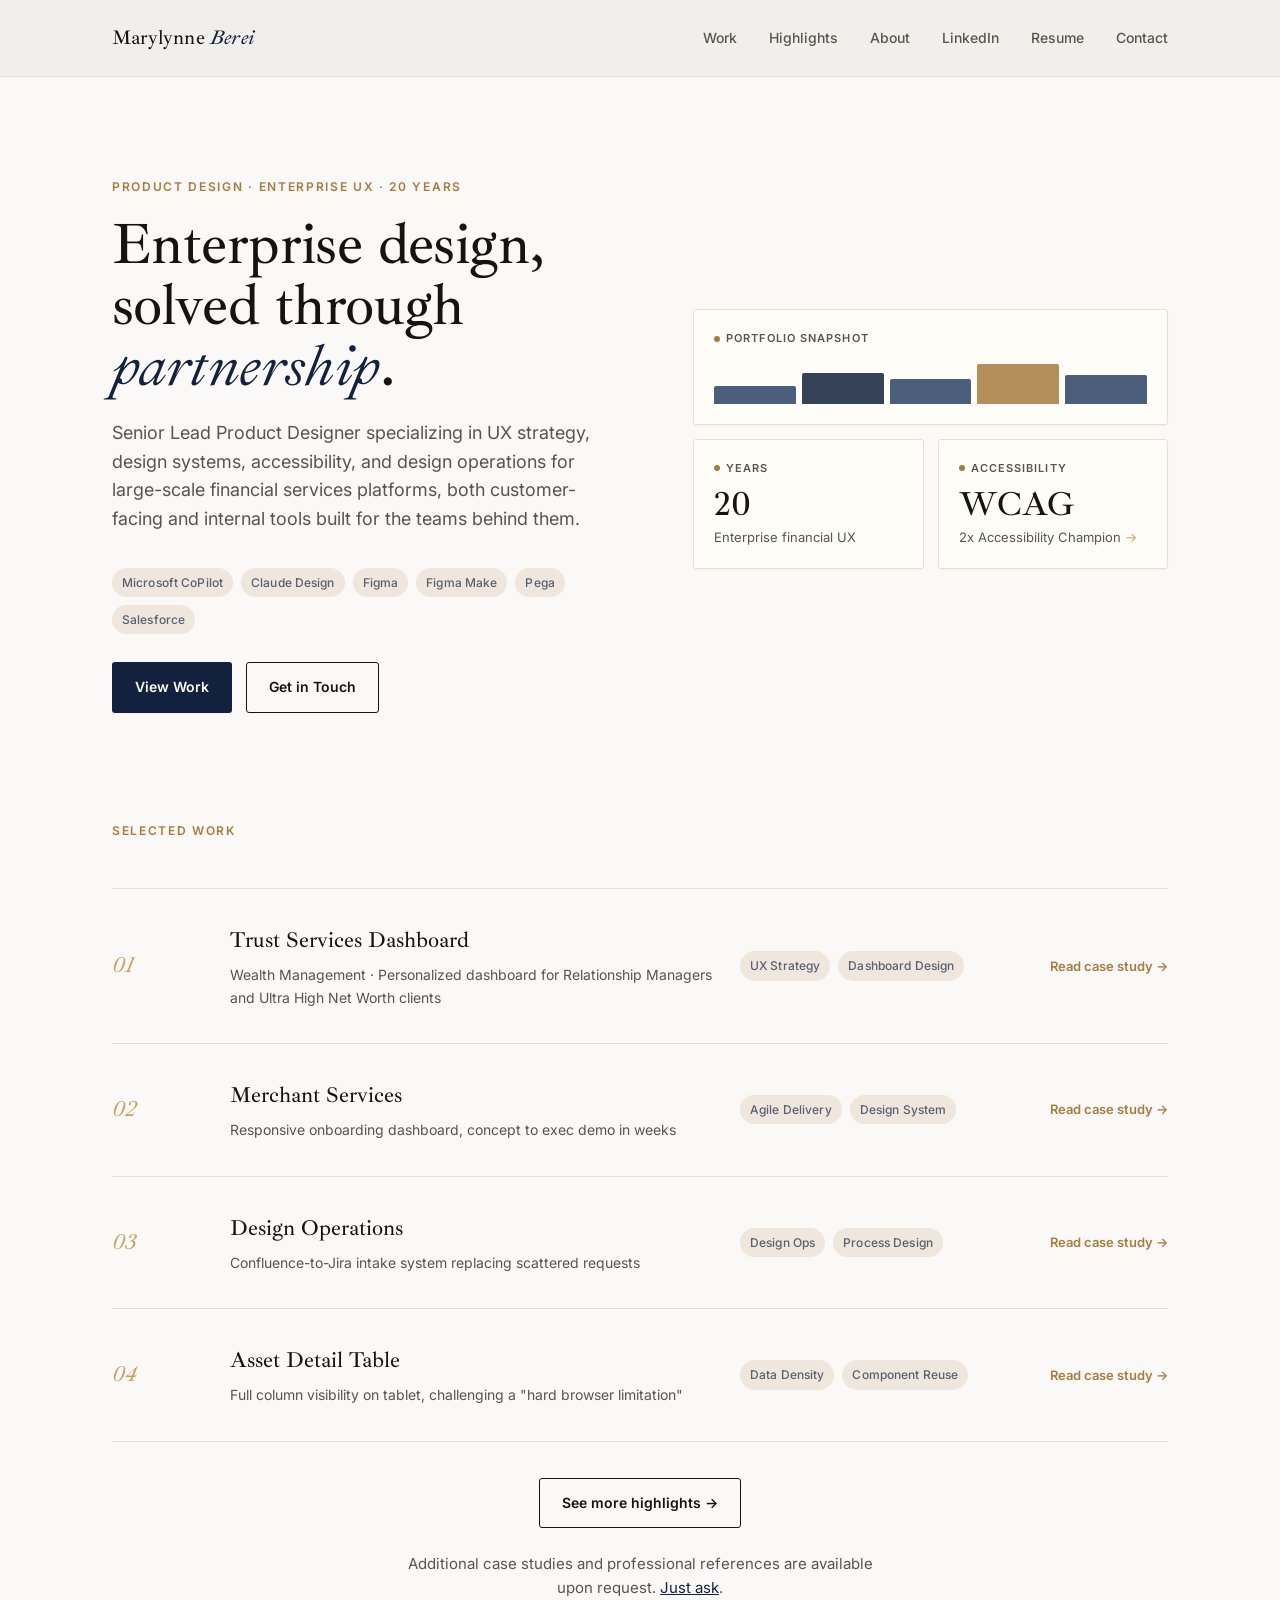
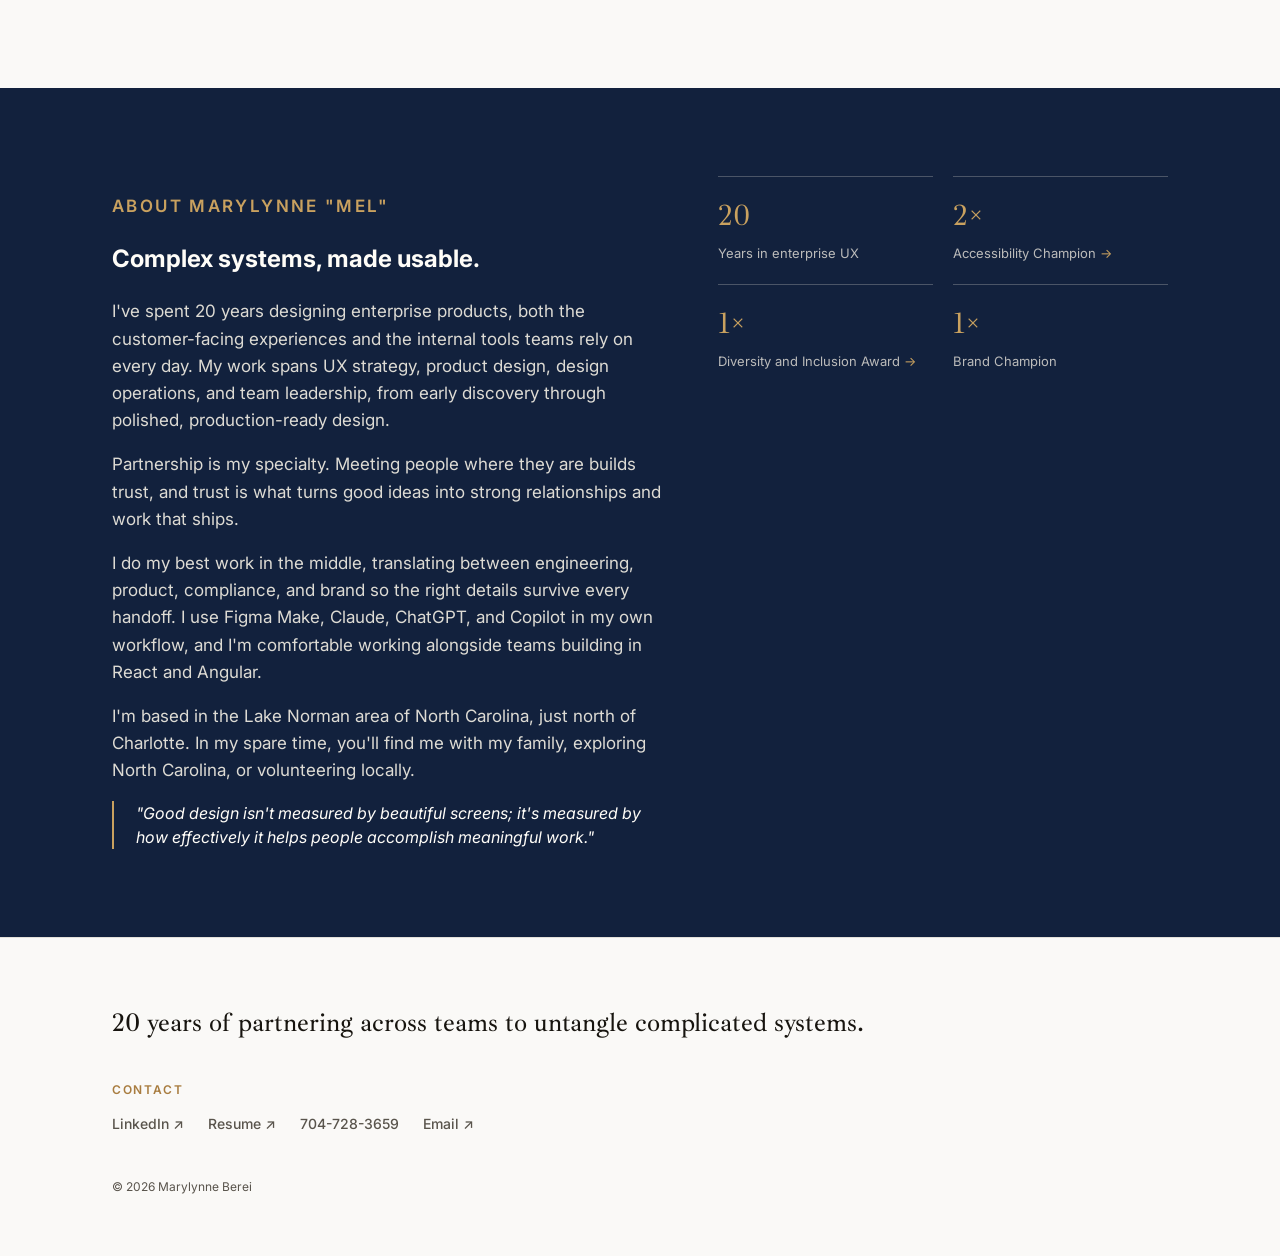
<file: index.html>
<!doctype html>
<html lang="en">
<head>
<meta charset="utf-8">
<meta name="viewport" content="width=device-width, initial-scale=1">
<title>Marylynne Berei · Product Design · Enterprise UX</title>
<meta name="description" content="Marylynne Berei, Senior Lead Product Designer, 20 years in enterprise financial services UX. Wells Fargo, design systems, accessibility, design operations.">
<link rel="stylesheet" href="styles.css">
<script data-goatcounter="https://melberei.goatcounter.com/count" async src="//gc.zgo.at/count.js"></script>
</head>
<body>

<header class="site-header">
  <div class="wrap">
    <a class="brand" href="index.html">Marylynne <span>Berei</span></a>
    <button class="nav-toggle" id="navToggle" aria-label="Toggle menu" aria-expanded="false">
      <span></span><span></span><span></span>
    </button>
    <nav>
      <ul class="nav">
        <li><a href="index.html#work">Work</a></li>
        <li><a href="more-work.html">Highlights</a></li>
        <li><a href="index.html#about">About</a></li>
        <li><a href="https://www.linkedin.com/in/melberei26" target="_blank" rel="noopener">LinkedIn</a></li>
        <li><a href="Berei-Resume-2026.pdf" target="_blank" rel="noopener">Resume</a></li>
        <li><a href="contact.html">Contact</a></li>
      </ul>
    </nav>
  </div>
</header>

<main>

  <section class="hero">
    <div class="wrap">
      <div>
        <p class="eyebrow hero-eyebrow">Product Design · Enterprise UX · 20 Years</p>
        <h1>Enterprise design, solved through <em>partnership</em>.</h1>
        <p class="lede">Senior Lead Product Designer specializing in UX strategy, design systems, accessibility, and design operations for large-scale financial services platforms, both customer-facing and internal tools built for the teams behind them.</p>
        <div style="display:flex; flex-wrap:wrap; gap:8px; margin-bottom:28px;">
          <span class="tag">Microsoft CoPilot</span>
          <span class="tag">Claude Design</span>
          <span class="tag">Figma</span>
          <span class="tag">Figma Make</span>
          <span class="tag">Pega</span>
          <span class="tag">Salesforce</span>
        </div>
        <div class="hero-actions">
          <a class="btn btn-primary" href="index.html#work">View Work</a>
          <a class="btn btn-ghost" href="mailto:melb122@gmail.com">Get in Touch</a>
        </div>
      </div>

      <div class="tile-board" aria-hidden="true">
        <div class="tile tile-wide">
          <div class="tile-label"><span class="tile-dot"></span> Portfolio Snapshot</div>
          <div class="tile-bars">
            <span></span><span></span><span></span><span></span><span></span>
          </div>
        </div>
        <div class="tile">
          <div class="tile-label"><span class="tile-dot"></span> Years</div>
          <div class="tile-stat">20</div>
          <div class="tile-sub">Enterprise financial UX</div>
        </div>
        <a class="tile" href="accessibility-champion.html" style="text-decoration:none; color:inherit; display:block;">
          <div class="tile-label"><span class="tile-dot"></span> Accessibility</div>
          <div class="tile-stat">WCAG</div>
          <div class="tile-sub">2x Accessibility Champion <span style="color:var(--brass-light);">→</span></div>
        </a>
      </div>
    </div>
  </section>

  <section id="work" style="padding-top:40px;">
    <div class="wrap">
      <div class="section-head">
        <p class="eyebrow">Selected Work</p>      </div>

      <div class="work-list">
        <a class="work-row" href="ifs-dash.html">
          <span class="work-num">01</span>
          <span class="work-title">Trust Services Dashboard
            <small>Wealth Management · Personalized dashboard for Relationship Managers and Ultra High Net Worth clients</small>
          </span>
          <span class="work-tags">
            <span class="tag">UX Strategy</span>
            <span class="tag">Dashboard Design</span>
          </span>
          <span class="work-cta">Read case study →</span>
        </a>

        <a class="work-row" href="merchant-services.html">
          <span class="work-num">02</span>
          <span class="work-title">Merchant Services
            <small>Responsive onboarding dashboard, concept to exec demo in weeks</small>
          </span>
          <span class="work-tags">
            <span class="tag">Agile Delivery</span>
            <span class="tag">Design System</span>
          </span>
          <span class="work-cta">Read case study →</span>
        </a>

        <a class="work-row" href="design-ops.html">
          <span class="work-num">03</span>
          <span class="work-title">Design Operations
            <small>Confluence-to-Jira intake system replacing scattered requests</small>
          </span>
          <span class="work-tags">
            <span class="tag">Design Ops</span>
            <span class="tag">Process Design</span>
          </span>
          <span class="work-cta">Read case study →</span>
        </a>

        <a class="work-row" href="ifs-asset-table.html">
          <span class="work-num">04</span>
          <span class="work-title">Asset Detail Table
            <small>Full column visibility on tablet, challenging a "hard browser limitation"</small>
          </span>
          <span class="work-tags">
            <span class="tag">Data Density</span>
            <span class="tag">Component Reuse</span>
          </span>
          <span class="work-cta">Read case study →</span>
        </a>
      </div>

      <div style="text-align:center; margin-top:36px;">
        <a class="btn btn-ghost" href="more-work.html">See more highlights →</a>
        <p style="margin:24px auto 0; max-width:52ch; font-size:15px; color:var(--ink-soft);">Additional case studies and professional references are available upon request. <a href="mailto:melb122@gmail.com?subject=Case%20studies%20and%20references" style="color:var(--teal);">Just ask</a>.</p>
      </div>
    </div>
  </section>

  <section class="about" id="about">
    <div class="wrap about-grid">
      <div>
        <p class="eyebrow">About Marylynne "Mel"</p>
        <h2>Complex systems, made usable.</h2>
        <p>I've spent 20 years designing enterprise products, both the customer-facing experiences and the internal tools teams rely on every day. My work spans UX strategy, product design, design operations, and team leadership, from early discovery through polished, production-ready design.</p>
        <p>Partnership is my specialty. Meeting people where they are builds trust, and trust is what turns good ideas into strong relationships and work that ships.</p>
        <p>I do my best work in the middle, translating between engineering, product, compliance, and brand so the right details survive every handoff. I use Figma Make, Claude, ChatGPT, and Copilot in my own workflow, and I'm comfortable working alongside teams building in React and Angular.</p>
        <p>I'm based in the Lake Norman area of North Carolina, just north of Charlotte. In my spare time, you'll find me with my family, exploring North Carolina, or volunteering locally.</p>
        <blockquote style="font-family:var(--font-body); font-style:italic; font-weight:400;">"Good design isn't measured by beautiful screens; it's measured by how effectively it helps people accomplish meaningful work."</blockquote>
      </div>
      <div class="stat-list">
        <div class="stat"><div class="num">20</div><div class="label">Years in enterprise UX</div></div>
        <div class="stat"><a href="accessibility-champion.html" style="text-decoration:none; color:inherit; display:block;"><div class="num">2×</div><div class="label">Accessibility Champion <span style="color:var(--brass-light);">→</span></div></a></div>
        <div class="stat"><a href="diversity-kitchen.html" style="text-decoration:none; color:inherit; display:block;"><div class="num">1×</div><div class="label">Diversity and Inclusion Award <span style="color:var(--brass-light);">→</span></div></a></div>
        <div class="stat"><div class="num">1×</div><div class="label">Brand Champion</div></div>
      </div>
    </div>
  </section>

</main>

<footer id="contact">
  <div class="wrap">
    <div class="footer-grid">
      <div class="footer-cta">
        <h3>20 years of partnering across teams to untangle complicated systems.</h3>
      </div>
      <div>
        <p class="eyebrow" style="margin-bottom:12px;">Contact</p>
        <ul class="footer-links">
          <li><a href="https://www.linkedin.com/in/melberei26" target="_blank" rel="noopener">LinkedIn ↗</a></li>
          <li><a href="Berei-Resume-2026.pdf" target="_blank" rel="noopener">Resume ↗</a></li>
          <li><a href="tel:+17047283659">704-728-3659</a></li>
          <li><a href="mailto:melb122@gmail.com">Email ↗</a></li>
        </ul>
      </div>
    </div>
    <p class="copyright">© 2026 Marylynne Berei</p>
  </div>
</footer>

<script>
  document.getElementById('navToggle').addEventListener('click', function() {
    var nav = document.querySelector('.nav');
    var isOpen = nav.classList.toggle('nav-open');
    this.classList.toggle('open', isOpen);
    this.setAttribute('aria-expanded', isOpen);
  });
</script>
</body>
</html>
</file>
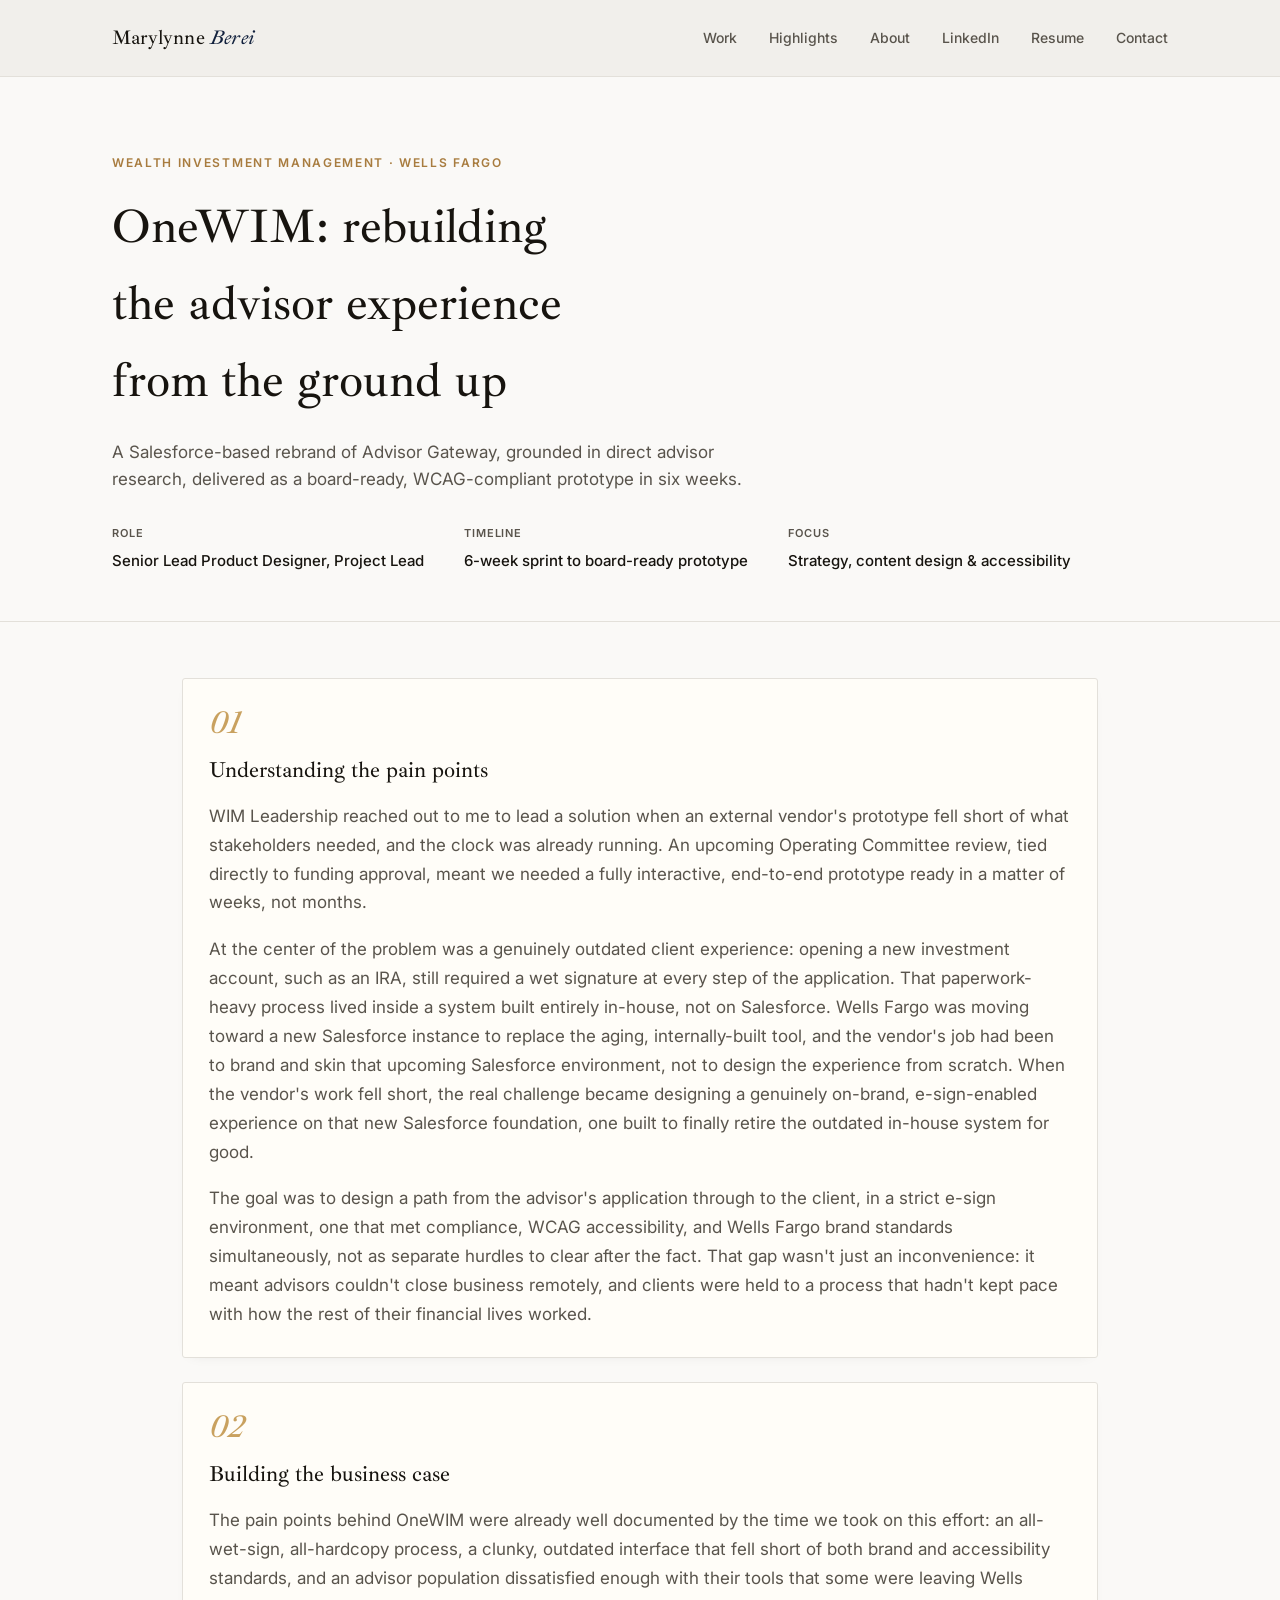
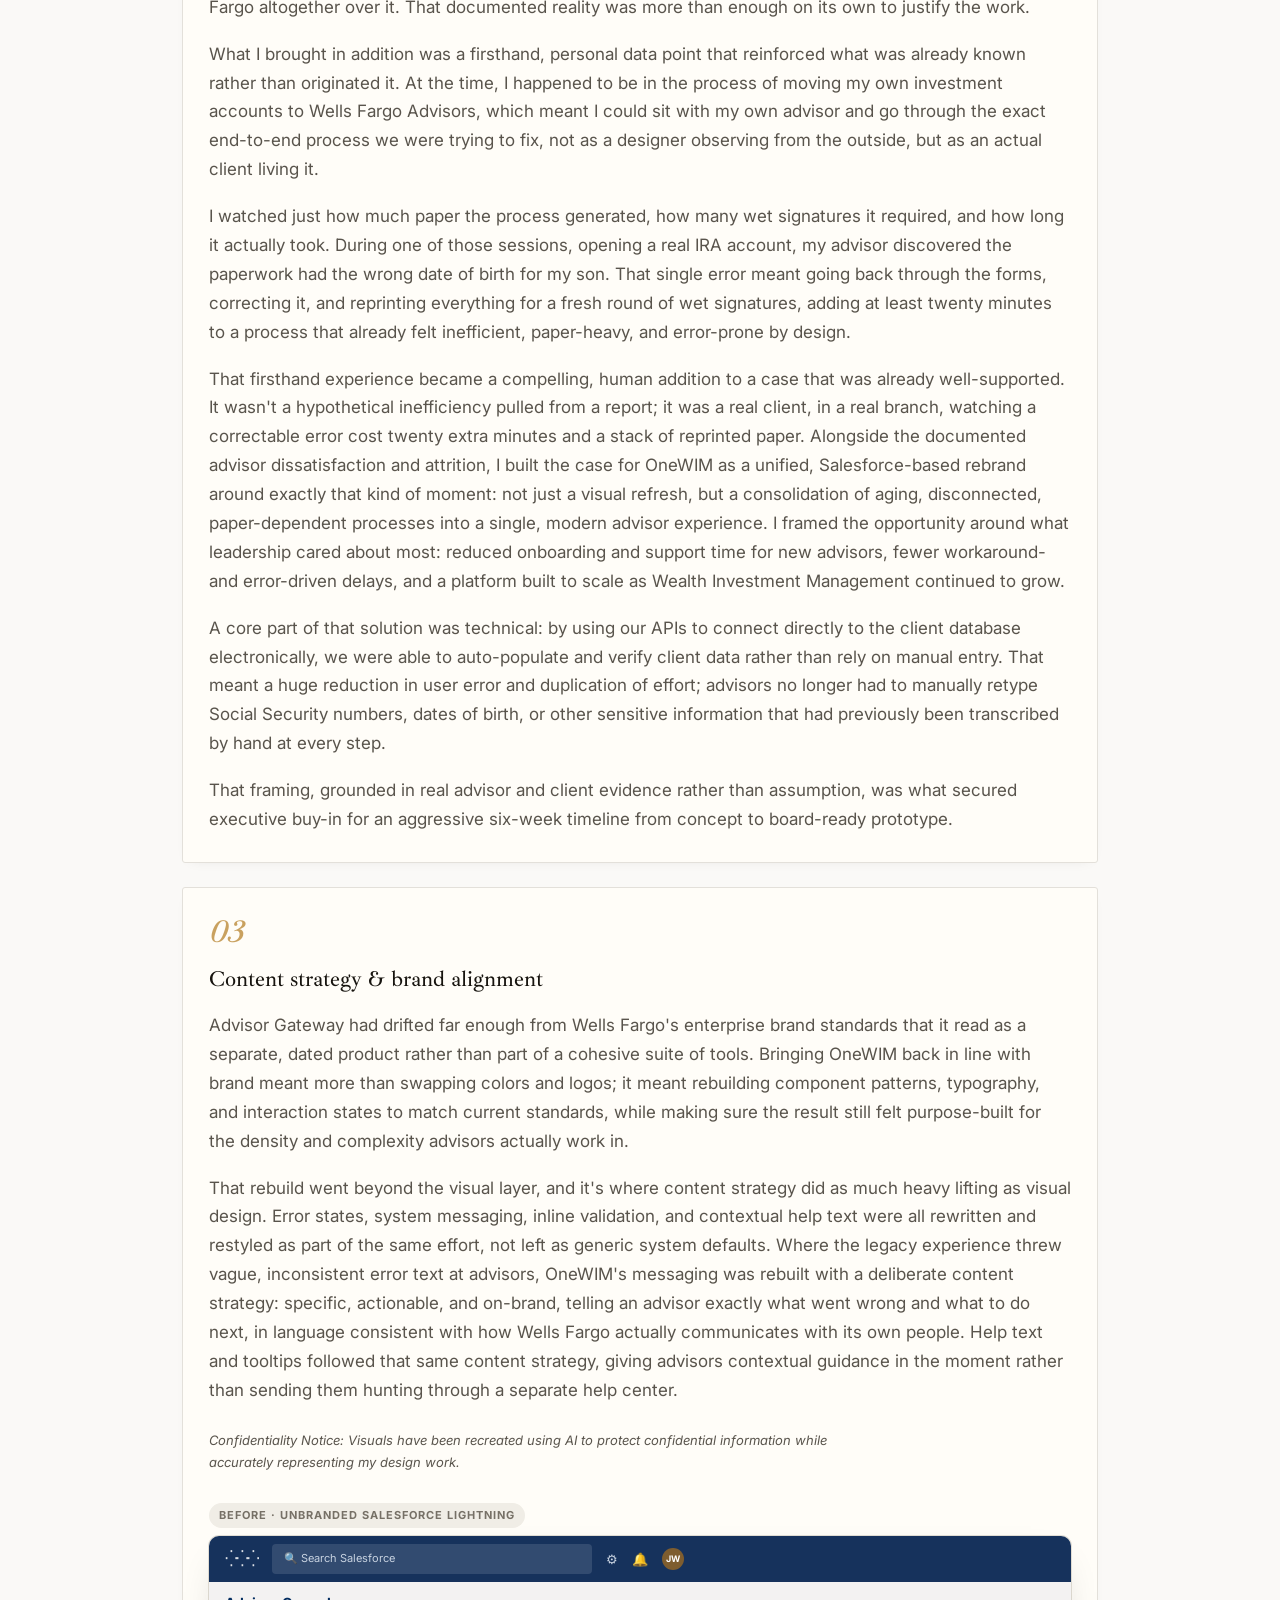
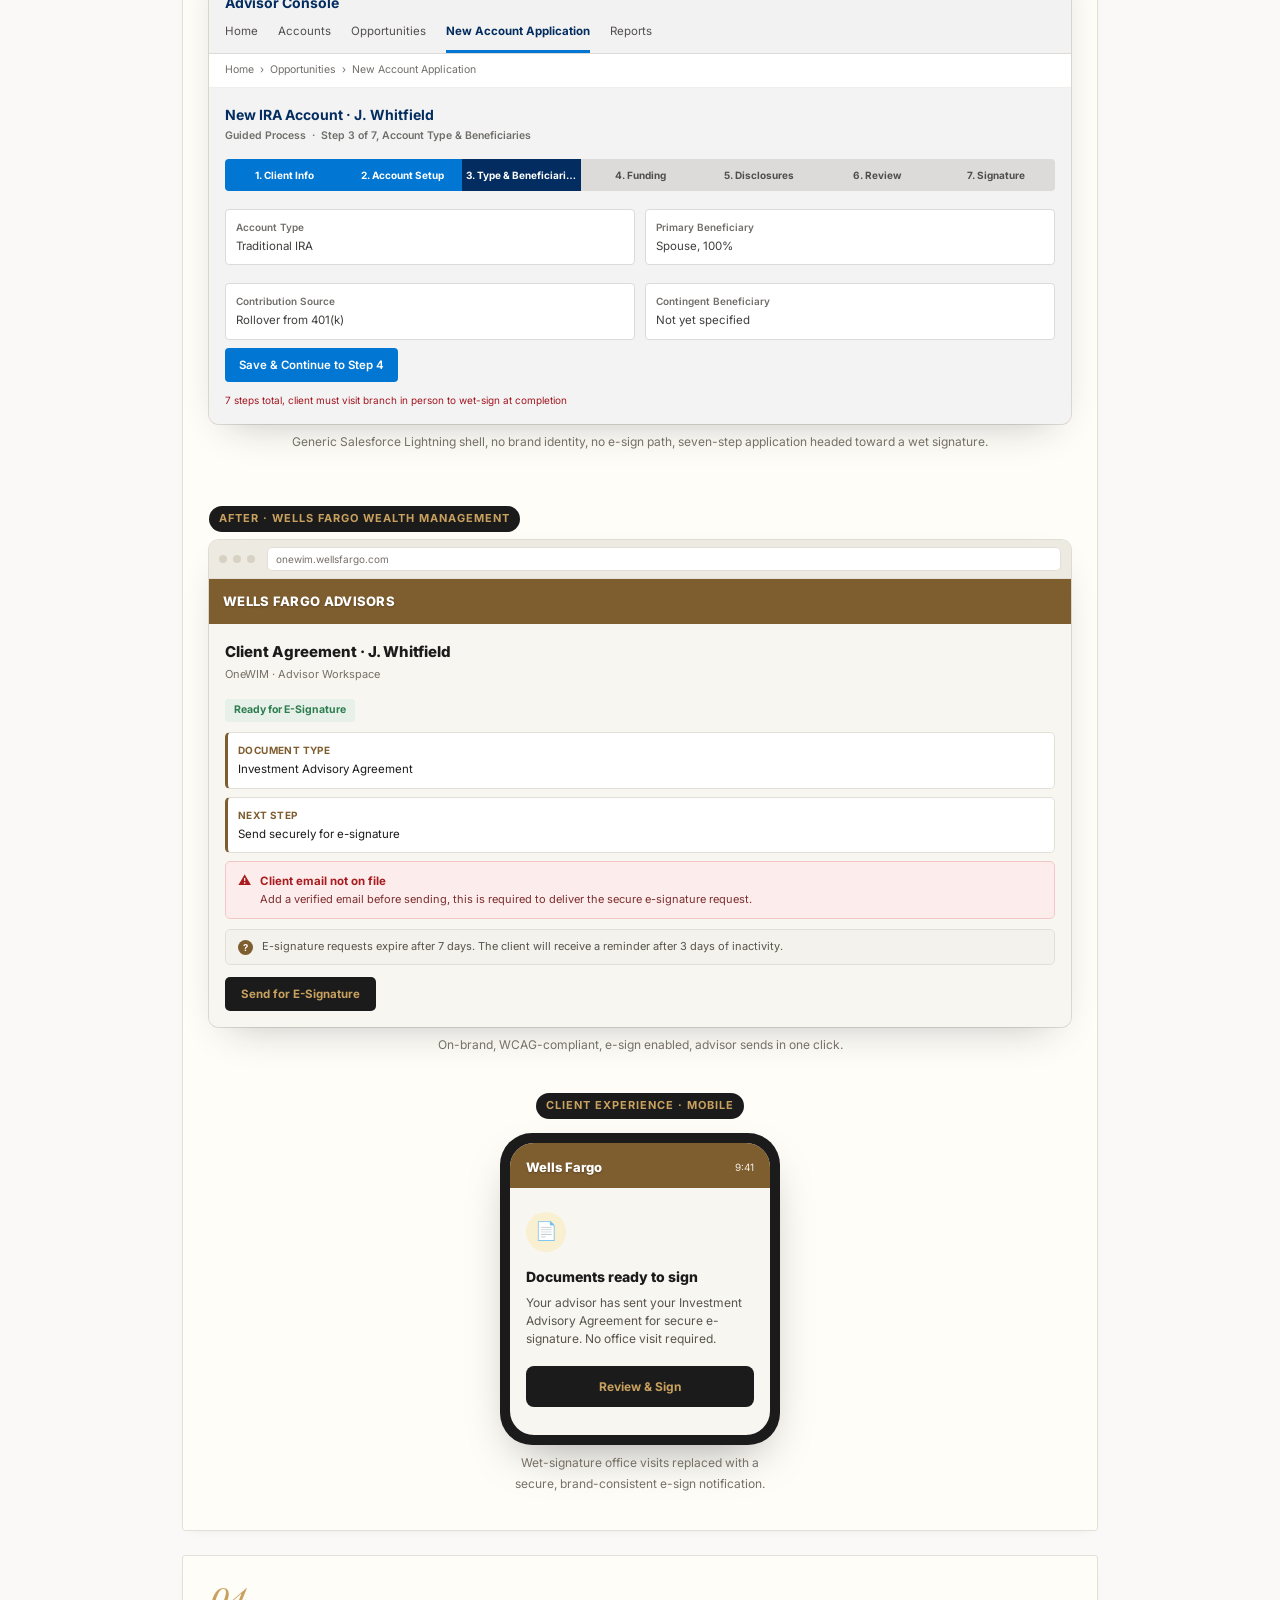
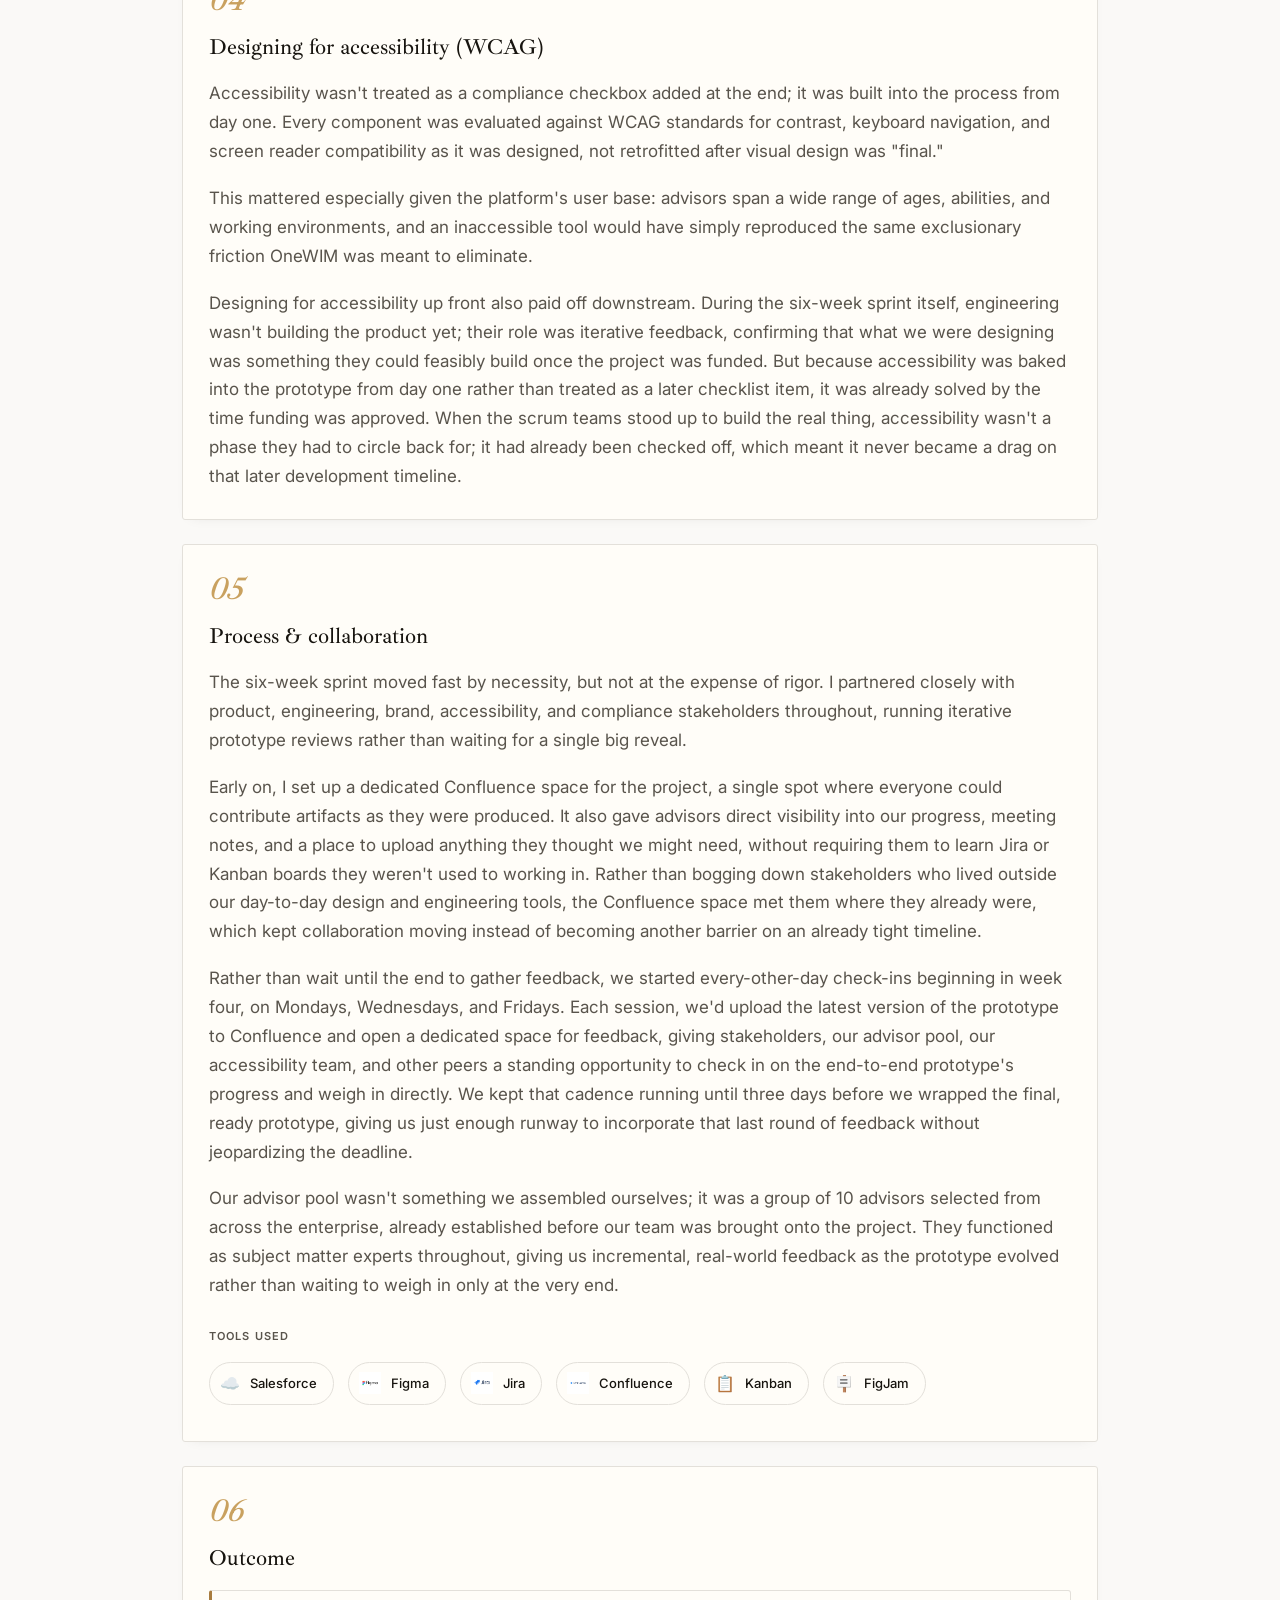
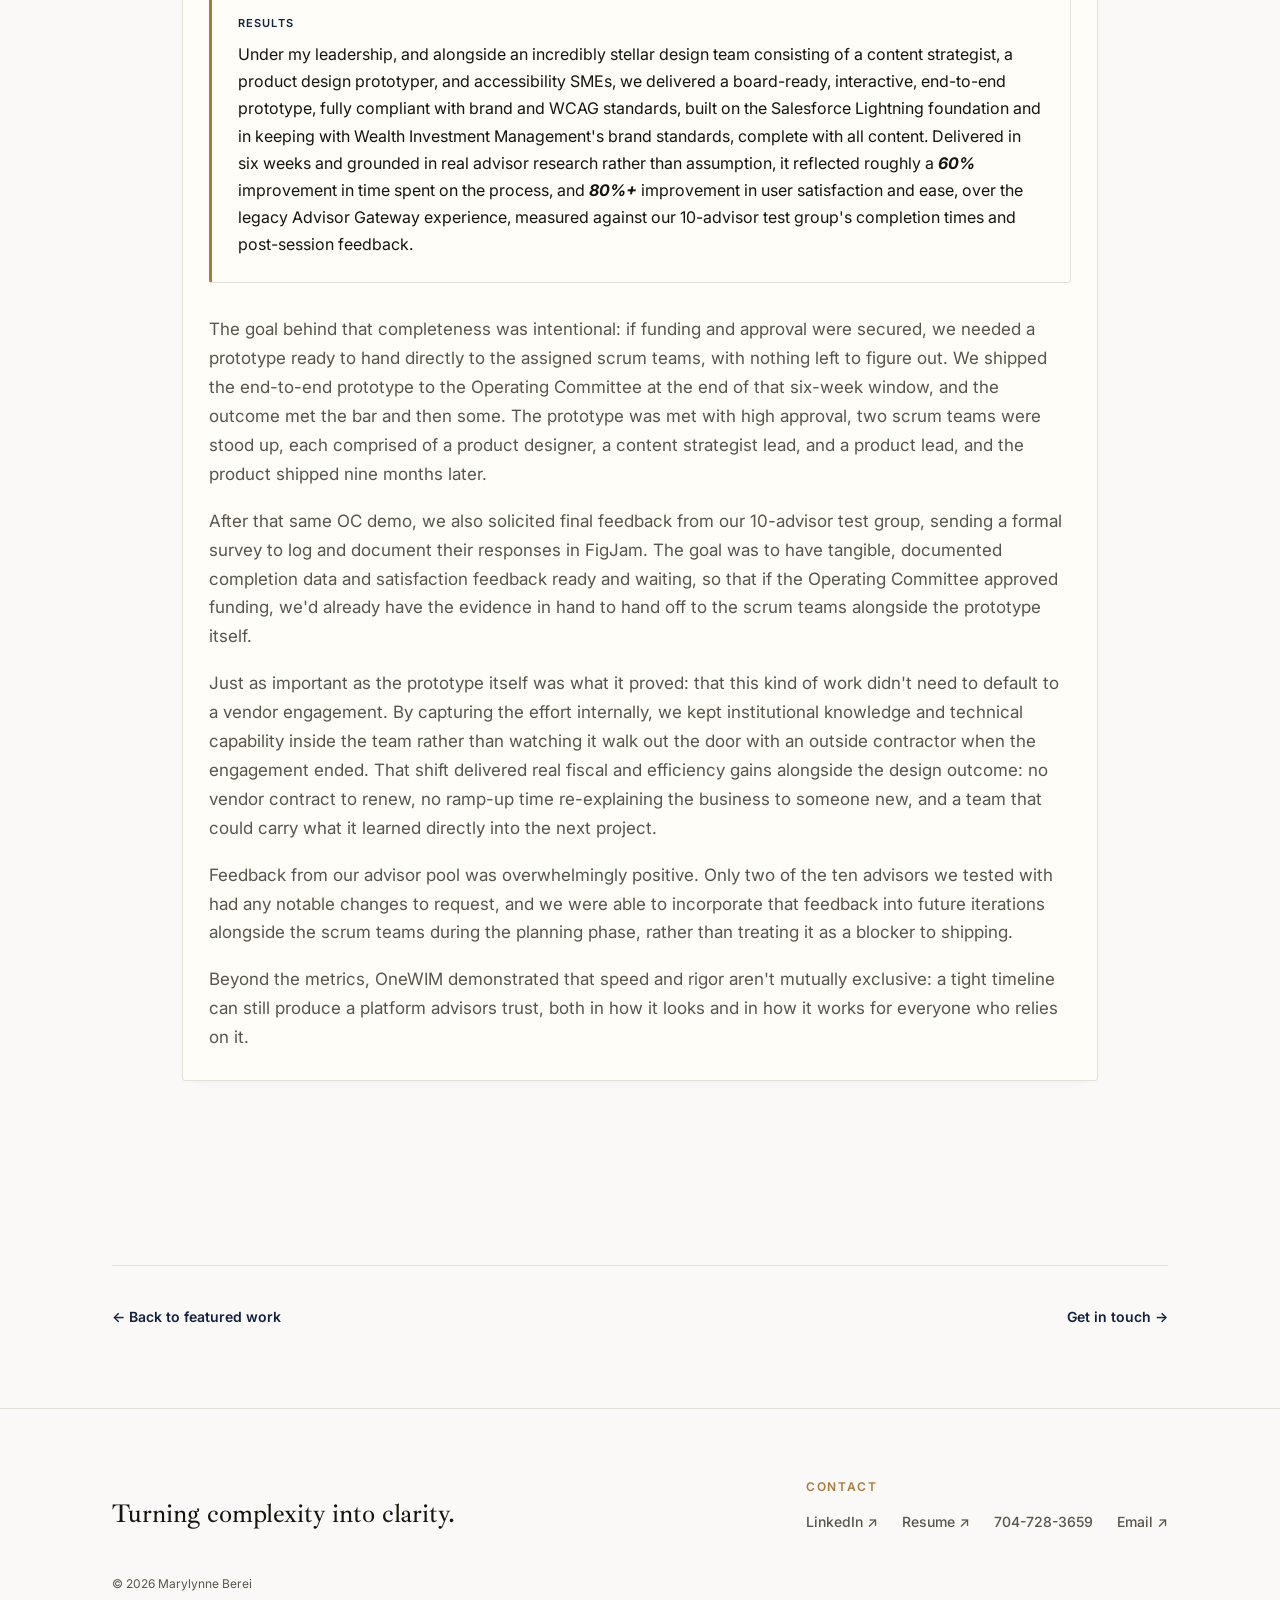
<file: 1-wim.html>
<!doctype html>
<html lang="en">
<head>
<meta charset="utf-8">
<meta name="viewport" content="width=device-width, initial-scale=1">
<title>OneWIM · Marylynne Berei</title>
<meta name="description" content="OneWIM: rebuilding the Advisor Gateway experience on Salesforce, from advisor pain points to a board-ready, WCAG-compliant, on-brand prototype in six weeks.">
<link rel="stylesheet" href="styles.css">
<script data-goatcounter="https://melberei.goatcounter.com/count" async src="//gc.zgo.at/count.js"></script>
</head>
<body>

<header class="site-header">
  <div class="wrap">
    <a class="brand" href="index.html">Marylynne <span>Berei</span></a>
    <button class="nav-toggle" id="navToggle" aria-label="Toggle menu" aria-expanded="false">
      <span></span><span></span><span></span>
    </button>
    <nav>
      <ul class="nav">
        <li><a href="index.html#work">Work</a></li>
        <li><a href="more-work.html">Highlights</a></li>
        <li><a href="index.html#about">About</a></li>
        <li><a href="https://www.linkedin.com/in/melberei26" target="_blank" rel="noopener">LinkedIn</a></li>
        <li><a href="Berei-Resume-2026.pdf" target="_blank" rel="noopener">Resume</a></li>
        <li><a href="contact.html">Contact</a></li>
      </ul>
    </nav>
  </div>
</header>

<main>
  <section class="cs-hero">
    <div class="wrap">
      <p class="eyebrow">Wealth Investment Management · Wells Fargo</p>
      <h1>OneWIM: rebuilding the advisor experience from the ground up</h1>
      <p class="lede" style="margin-top:20px; font-size:17px; color:var(--ink-soft); max-width:60ch;">A Salesforce-based rebrand of Advisor Gateway, grounded in direct advisor research, delivered as a board-ready, WCAG-compliant prototype in six weeks.</p>
      <div class="cs-meta">
        <div><div class="label">Role</div><div class="value">Senior Lead Product Designer, Project Lead</div></div>
        <div><div class="label">Timeline</div><div class="value">6-week sprint to board-ready prototype</div></div>
        <div><div class="label">Focus</div><div class="value">Strategy, content design &amp; accessibility</div></div>
      </div>
    </div>
  </section>

  <section style="padding-top:0;">
    <div class="wrap cs-body" style="max-width:980px;">

      <div class="pb-grid">
      <div class="pb-block">
        <div class="pb-num">01</div>
        <div class="pb-content">
          <h2>Understanding the pain points</h2>
          <p>WIM Leadership reached out to me to lead a solution when an external vendor's prototype fell short of what stakeholders needed, and the clock was already running. An upcoming Operating Committee review, tied directly to funding approval, meant we needed a fully interactive, end-to-end prototype ready in a matter of weeks, not months.</p>
          <p>At the center of the problem was a genuinely outdated client experience: opening a new investment account, such as an IRA, still required a wet signature at every step of the application. That paperwork-heavy process lived inside a system built entirely in-house, not on Salesforce. Wells Fargo was moving toward a new Salesforce instance to replace the aging, internally-built tool, and the vendor's job had been to brand and skin that upcoming Salesforce environment, not to design the experience from scratch. When the vendor's work fell short, the real challenge became designing a genuinely on-brand, e-sign-enabled experience on that new Salesforce foundation, one built to finally retire the outdated in-house system for good.</p>
          <p>The goal was to design a path from the advisor's application through to the client, in a strict e-sign environment, one that met compliance, WCAG accessibility, and Wells Fargo brand standards simultaneously, not as separate hurdles to clear after the fact. That gap wasn't just an inconvenience: it meant advisors couldn't close business remotely, and clients were held to a process that hadn't kept pace with how the rest of their financial lives worked.</p>
        </div>
      </div>

      <div class="pb-block">
        <div class="pb-num">02</div>
        <div class="pb-content">
          <h2>Building the business case</h2>
          <p>The pain points behind OneWIM were already well documented by the time we took on this effort: an all-wet-sign, all-hardcopy process, a clunky, outdated interface that fell short of both brand and accessibility standards, and an advisor population dissatisfied enough with their tools that some were leaving Wells Fargo altogether over it. That documented reality was more than enough on its own to justify the work.</p>
          <p>What I brought in addition was a firsthand, personal data point that reinforced what was already known rather than originated it. At the time, I happened to be in the process of moving my own investment accounts to Wells Fargo Advisors, which meant I could sit with my own advisor and go through the exact end-to-end process we were trying to fix, not as a designer observing from the outside, but as an actual client living it.</p>
          <p>I watched just how much paper the process generated, how many wet signatures it required, and how long it actually took. During one of those sessions, opening a real IRA account, my advisor discovered the paperwork had the wrong date of birth for my son. That single error meant going back through the forms, correcting it, and reprinting everything for a fresh round of wet signatures, adding at least twenty minutes to a process that already felt inefficient, paper-heavy, and error-prone by design.</p>
          <p>That firsthand experience became a compelling, human addition to a case that was already well-supported. It wasn't a hypothetical inefficiency pulled from a report; it was a real client, in a real branch, watching a correctable error cost twenty extra minutes and a stack of reprinted paper. Alongside the documented advisor dissatisfaction and attrition, I built the case for OneWIM as a unified, Salesforce-based rebrand around exactly that kind of moment: not just a visual refresh, but a consolidation of aging, disconnected, paper-dependent processes into a single, modern advisor experience. I framed the opportunity around what leadership cared about most: reduced onboarding and support time for new advisors, fewer workaround- and error-driven delays, and a platform built to scale as Wealth Investment Management continued to grow.</p>
          <p>A core part of that solution was technical: by using our APIs to connect directly to the client database electronically, we were able to auto-populate and verify client data rather than rely on manual entry. That meant a huge reduction in user error and duplication of effort; advisors no longer had to manually retype Social Security numbers, dates of birth, or other sensitive information that had previously been transcribed by hand at every step.</p>
          <p>That framing, grounded in real advisor and client evidence rather than assumption, was what secured executive buy-in for an aggressive six-week timeline from concept to board-ready prototype.</p>
        </div>
      </div>

      <div class="pb-block">
        <div class="pb-num">03</div>
        <div class="pb-content">
          <h2>Content strategy &amp; brand alignment</h2>
          <p>Advisor Gateway had drifted far enough from Wells Fargo's enterprise brand standards that it read as a separate, dated product rather than part of a cohesive suite of tools. Bringing OneWIM back in line with brand meant more than swapping colors and logos; it meant rebuilding component patterns, typography, and interaction states to match current standards, while making sure the result still felt purpose-built for the density and complexity advisors actually work in.</p>
          <p>That rebuild went beyond the visual layer, and it's where content strategy did as much heavy lifting as visual design. Error states, system messaging, inline validation, and contextual help text were all rewritten and restyled as part of the same effort, not left as generic system defaults. Where the legacy experience threw vague, inconsistent error text at advisors, OneWIM's messaging was rebuilt with a deliberate content strategy: specific, actionable, and on-brand, telling an advisor exactly what went wrong and what to do next, in language consistent with how Wells Fargo actually communicates with its own people. Help text and tooltips followed that same content strategy, giving advisors contextual guidance in the moment rather than sending them hunting through a separate help center.</p>

          <p style="font-size:13px; font-style:italic; color:var(--ink-soft); max-width:640px; margin:24px 0 0;">Confidentiality Notice: Visuals have been recreated using AI to protect confidential information while accurately representing my design work.</p>

          <div class="sf-mockup">
            <style>
              .sf-mockup, .sf-mockup *{ box-sizing:border-box; }
              .sf-mockup{ font-family:'Inter',sans-serif; margin:28px 0 8px; }
              .sf-mockup .ba-row{ display:grid; grid-template-columns:1fr 1fr; gap:20px; }
              @media (max-width:760px){ .sf-mockup .ba-row{ grid-template-columns:1fr; } }
              .sf-mockup .ba-label{
                font-size:11px; font-weight:700; letter-spacing:1px; text-transform:uppercase;
                margin:0 0 8px; padding:4px 10px; border-radius:20px; display:inline-block;
              }
              .sf-mockup .ba-label.before{ background:#F0EDE6; color:#767066; }
              .sf-mockup .ba-label.after{ background:#1B1B1B; color:#C9A15F; }
              .sf-mockup .sf-window{
                background:#fff; border-radius:10px; overflow:hidden;
                box-shadow:0 16px 40px -20px rgba(27,27,27,0.3), 0 0 0 1px #E3DFD6;
              }
              .sf-mockup .sf-titlebar{
                display:flex; align-items:center; gap:6px;
                background:#EDEAE2; padding:7px 10px; border-bottom:1px solid #E3DFD6;
              }
              .sf-mockup .sf-dot{ width:8px; height:8px; border-radius:50%; background:#D8D2C4; }
              .sf-mockup .sf-urlbar{
                flex:1; margin-left:6px; background:#fff; border:1px solid #E3DFD6;
                border-radius:5px; padding:3px 8px; font-size:10px; color:#767066;
                overflow:hidden; text-overflow:ellipsis; white-space:nowrap;
              }
              /* Before: generic unbranded Salesforce: multi-step application in progress */
              .sf-mockup .before-nav{
                background:#032D60; color:#fff; padding:10px 14px;
                font-weight:700; font-size:13px; display:flex; align-items:center; gap:8px;
              }
              .sf-mockup .before-nav .sf-cloud{ width:18px; height:18px; border-radius:4px; background:#0176D3; flex-shrink:0; }
              .sf-mockup .before-body{ padding:16px; background:#F3F3F3; }
              .sf-mockup .before-title{ font-size:14px; font-weight:700; color:#032D60; margin-bottom:2px; }
              .sf-mockup .before-step{ font-size:10.5px; color:#706E6B; font-weight:600; margin-bottom:10px; }
              .sf-mockup .before-progress{ display:flex; gap:4px; margin-bottom:14px; }
              .sf-mockup .before-progress span{ flex:1; height:4px; border-radius:2px; background:#DDDBDA; }
              .sf-mockup .before-progress span.done{ background:#0176D3; }
              .sf-mockup .before-field{
                background:#fff; border:1px solid #DDDBDA; border-radius:4px;
                padding:9px 10px; font-size:11.5px; color:#3E3E3C; margin-bottom:8px;
              }
              .sf-mockup .before-field .fl{ font-size:10px; color:#706E6B; font-weight:600; display:block; margin-bottom:2px; }
              .sf-mockup .before-btn{
                background:#0176D3; color:#fff; font-size:11.5px; font-weight:600;
                padding:8px 14px; border-radius:4px; display:inline-block;
              }
              .sf-mockup .before-note{ font-size:10px; color:#A31621; margin-top:10px; }
              /* After: Wells Fargo Wealth Management branded (matches wellsfargoadvisors.com) */
              .sf-mockup .after-nav{
                background:#7E5D2F; color:#fff; padding:12px 14px;
                font-weight:800; font-size:13px; letter-spacing:.3px;
                text-shadow: 0 1px 2px rgba(0,0,0,0.25);
              }
              .sf-mockup .after-body{ padding:16px; background:#F8F6F1; }
              .sf-mockup .after-title{ font-size:15px; font-weight:800; color:#1B1B1B; margin-bottom:2px; }
              .sf-mockup .after-sub{ font-size:11px; color:#767066; margin-bottom:12px; }
              .sf-mockup .after-field{
                background:#fff; border:1px solid #E3DFD6; border-left:3px solid #7E5D2F;
                border-radius:5px; padding:9px 10px; font-size:11.5px; color:#1B1B1B; margin-bottom:8px;
              }
              .sf-mockup .after-field .fl{ font-size:10px; color:#7E5D2F; font-weight:700; display:block; margin-bottom:2px; text-transform:uppercase; letter-spacing:.4px; }
              .sf-mockup .after-status{
                display:inline-block; background:#E7F1EA; color:#2E7D4F;
                font-size:10.5px; font-weight:700; padding:3px 9px; border-radius:3px; margin-bottom:10px;
              }
              .sf-mockup .after-btn{
                background:#1B1B1B; color:#C9A15F; font-size:11.5px; font-weight:700;
                padding:8px 16px; border-radius:5px; display:inline-block;
              }
              .sf-mockup .ba-caption{ font-size:12px; color:#767066; margin-top:8px; text-align:center; }

              /* Error state and help text examples */
              .sf-mockup .sf-error-example{
                display:flex; gap:9px; align-items:flex-start;
                background:#FDECEC; border:1px solid #F3C7C7; border-radius:5px;
                padding:10px 12px; margin-bottom:10px;
              }
              .sf-mockup .err-icon{ color:#A81C1F; font-size:13px; line-height:1.3; }
              .sf-mockup .err-title{ font-size:11.5px; font-weight:700; color:#A81C1F; margin-bottom:2px; }
              .sf-mockup .err-body{ font-size:11px; color:#7A2E2E; line-height:1.4; }
              .sf-mockup .sf-help-example{
                display:flex; gap:9px; align-items:flex-start;
                background:#F3F2EC; border:1px solid #E3DFD6; border-radius:5px;
                padding:9px 12px; margin-bottom:12px;
              }
              .sf-mockup .help-icon{
                width:15px; height:15px; border-radius:50%; background:#7E5D2F; color:#fff;
                font-size:9.5px; font-weight:700; display:flex; align-items:center; justify-content:center;
                flex-shrink:0; margin-top:1px;
              }
              .sf-mockup .help-body{ font-size:11px; color:#59544C; line-height:1.4; }

              /* Salesforce Lightning desktop chrome */
              .sf-mockup .sf-desktop{ width:100%; }
              .sf-mockup .sf-global-header{
                background:#16325C; padding:8px 16px; display:flex; align-items:center; gap:14px;
              }
              .sf-mockup .sf-launcher{
                color:#fff; font-size:16px; letter-spacing:-2px; opacity:.85; cursor:default;
              }
              .sf-mockup .sf-global-search{
                flex:1; background:rgba(255,255,255,0.12); color:#C7D2E0;
                font-size:11px; padding:6px 12px; border-radius:4px; max-width:320px;
              }
              .sf-mockup .sf-global-icons{ display:flex; align-items:center; gap:14px; font-size:13px; color:#C7D2E0; }
              .sf-mockup .sf-avatar{
                width:22px; height:22px; border-radius:50%; background:#7E5D2F; color:#fff;
                font-size:9px; font-weight:700; display:flex; align-items:center; justify-content:center;
              }
              .sf-mockup .sf-app-bar{
                background:#F3F2F2; padding:10px 16px 0; border-bottom:1px solid #DDDBDA;
              }
              .sf-mockup .sf-app-name{ font-size:14px; font-weight:700; color:#032D60; display:block; margin-bottom:8px; }
              .sf-mockup .sf-tabs{ display:flex; gap:20px; font-size:11.5px; color:#514F4D; }
              .sf-mockup .sf-tabs span{ padding-bottom:9px; white-space:nowrap; }
              .sf-mockup .sf-tabs span.active{ color:#032D60; font-weight:700; border-bottom:3px solid #0176D3; }
              .sf-mockup .sf-breadcrumb{
                font-size:10.5px; color:#706E6B; padding:8px 16px; background:#fff; border-bottom:1px solid #F0EFED;
              }
              .sf-mockup .sf-path{
                display:flex; margin:14px 0 18px; border-radius:4px; overflow:hidden;
                font-size:10px; font-weight:700;
              }
              .sf-mockup .sf-path span{
                flex:1; text-align:center; padding:8px 4px; background:#DDDBDA; color:#514F4D;
                position:relative; white-space:nowrap; overflow:hidden; text-overflow:ellipsis;
              }
              .sf-mockup .sf-path span.done{ background:#0176D3; color:#fff; }
              .sf-mockup .sf-path span.current{ background:#032D60; color:#fff; }
              .sf-mockup .before-fields-grid{
                display:grid; grid-template-columns:1fr 1fr; gap:10px;
              }

              @media (max-width:640px){
                .sf-mockup .sf-tabs{ overflow-x:auto; gap:14px; }
                .sf-mockup .sf-path span{ font-size:8.5px; padding:7px 2px; }
                .sf-mockup .before-fields-grid{ grid-template-columns:1fr; }
                .sf-mockup .sf-global-search{ display:none; }
              }
            </style>

            <span class="ba-label before">Before · Unbranded Salesforce Lightning</span>
            <div class="sf-window sf-desktop">
              <!-- Salesforce global header -->
              <div class="sf-global-header">
                <div class="sf-launcher">⁛⁛⁛</div>
                <div class="sf-global-search">🔍 Search Salesforce</div>
                <div class="sf-global-icons">
                  <span>⚙</span><span>🔔</span>
                  <span class="sf-avatar">JW</span>
                </div>
              </div>
              <!-- App tab bar -->
              <div class="sf-app-bar">
                <span class="sf-app-name">Advisor Console</span>
                <div class="sf-tabs">
                  <span>Home</span><span>Accounts</span><span>Opportunities</span>
                  <span class="active">New Account Application</span><span>Reports</span>
                </div>
              </div>
              <div class="sf-breadcrumb">Home &nbsp;›&nbsp; Opportunities &nbsp;›&nbsp; New Account Application</div>

              <div class="before-body">
                <div class="before-title">New IRA Account · J. Whitfield</div>
                <div class="before-step">Guided Process &nbsp;·&nbsp; Step 3 of 7, Account Type &amp; Beneficiaries</div>

                <!-- Salesforce Path component -->
                <div class="sf-path">
                  <span class="done">1. Client Info</span>
                  <span class="done">2. Account Setup</span>
                  <span class="current">3. Type &amp; Beneficiaries</span>
                  <span>4. Funding</span>
                  <span>5. Disclosures</span>
                  <span>6. Review</span>
                  <span>7. Signature</span>
                </div>

                <div class="before-fields-grid">
                  <div class="before-field"><span class="fl">Account Type</span>Traditional IRA</div>
                  <div class="before-field"><span class="fl">Primary Beneficiary</span>Spouse, 100%</div>
                  <div class="before-field"><span class="fl">Contribution Source</span>Rollover from 401(k)</div>
                  <div class="before-field"><span class="fl">Contingent Beneficiary</span>Not yet specified</div>
                </div>
                <div class="before-btn">Save &amp; Continue to Step 4</div>
                <div class="before-note">7 steps total, client must visit branch in person to wet-sign at completion</div>
              </div>
            </div>
            <p class="ba-caption">Generic Salesforce Lightning shell, no brand identity, no e-sign path, seven-step application headed toward a wet signature.</p>

            <span class="ba-label after" style="margin-top:36px; display:inline-block;">After · Wells Fargo Wealth Management</span>
            <div class="sf-window">
              <div class="sf-titlebar">
                <div class="sf-dot"></div><div class="sf-dot"></div><div class="sf-dot"></div>
                <div class="sf-urlbar">onewim.wellsfargo.com</div>
              </div>
              <div class="after-nav">WELLS FARGO ADVISORS</div>
              <div class="after-body">
                <div class="after-title">Client Agreement · J. Whitfield</div>
                <div class="after-sub">OneWIM · Advisor Workspace</div>
                <div class="after-status">Ready for E-Signature</div>
                <div class="after-field"><span class="fl">Document Type</span>Investment Advisory Agreement</div>
                <div class="after-field"><span class="fl">Next Step</span>Send securely for e-signature</div>
                <div class="sf-error-example">
                  <span class="err-icon">⚠</span>
                  <div>
                    <div class="err-title">Client email not on file</div>
                    <div class="err-body">Add a verified email before sending, this is required to deliver the secure e-signature request.</div>
                  </div>
                </div>
                <div class="sf-help-example">
                  <span class="help-icon">?</span>
                  <span class="help-body">E-signature requests expire after 7 days. The client will receive a reminder after 3 days of inactivity.</span>
                </div>
                <div class="after-btn">Send for E-Signature</div>
              </div>
            </div>
            <p class="ba-caption">On-brand, WCAG-compliant, e-sign enabled, advisor sends in one click.</p>

            <div style="display:flex; justify-content:center; margin-top:36px;">
              <div style="text-align:center; max-width:280px;">
                <span class="ba-label after" style="margin-bottom:14px;">Client Experience · Mobile</span>
                <div style="background:#1B1B1B; border-radius:32px; padding:10px; box-shadow:0 20px 50px -20px rgba(0,0,0,0.4);">
                  <div style="background:#F8F6F1; border-radius:24px; overflow:hidden;">
                    <div style="background:#7E5D2F; padding:14px 16px 10px; display:flex; align-items:center; justify-content:space-between;">
                      <span style="color:#fff; font-weight:800; font-size:13px; text-shadow:0 1px 2px rgba(0,0,0,0.25);">Wells Fargo</span>
                      <span style="color:#fff; font-size:10px; opacity:.9;">9:41</span>
                    </div>
                    <div style="padding:24px 16px 28px; text-align:left;">
                      <div style="width:40px; height:40px; border-radius:50%; background:rgba(255,205,65,0.18); display:flex; align-items:center; justify-content:center; margin-bottom:14px; font-size:18px;">📄</div>
                      <div style="font-size:14px; font-weight:800; color:#1B1B1B; margin-bottom:6px;">Documents ready to sign</div>
                      <div style="font-size:12px; color:#59544C; line-height:1.5; margin-bottom:18px;">Your advisor has sent your Investment Advisory Agreement for secure e-signature. No office visit required.</div>
                      <div style="background:#1B1B1B; color:#C9A15F; font-size:12px; font-weight:700; padding:11px; border-radius:8px; text-align:center;">Review &amp; Sign</div>
                    </div>
                  </div>
                </div>
                <p class="ba-caption">Wet-signature office visits replaced with a secure, brand-consistent e-sign notification.</p>
              </div>
            </div>
          </div>
        </div>
      </div>

      <div class="pb-block">
        <div class="pb-num">04</div>
        <div class="pb-content">
          <h2>Designing for accessibility (WCAG)</h2>
          <p>Accessibility wasn't treated as a compliance checkbox added at the end; it was built into the process from day one. Every component was evaluated against WCAG standards for contrast, keyboard navigation, and screen reader compatibility as it was designed, not retrofitted after visual design was "final."</p>
          <p>This mattered especially given the platform's user base: advisors span a wide range of ages, abilities, and working environments, and an inaccessible tool would have simply reproduced the same exclusionary friction OneWIM was meant to eliminate.</p>
          <p>Designing for accessibility up front also paid off downstream. During the six-week sprint itself, engineering wasn't building the product yet; their role was iterative feedback, confirming that what we were designing was something they could feasibly build once the project was funded. But because accessibility was baked into the prototype from day one rather than treated as a later checklist item, it was already solved by the time funding was approved. When the scrum teams stood up to build the real thing, accessibility wasn't a phase they had to circle back for; it had already been checked off, which meant it never became a drag on that later development timeline.</p>
        </div>
      </div>

      <div class="pb-block">
        <div class="pb-num">05</div>
        <div class="pb-content">
          <h2>Process &amp; collaboration</h2>
          <p>The six-week sprint moved fast by necessity, but not at the expense of rigor. I partnered closely with product, engineering, brand, accessibility, and compliance stakeholders throughout, running iterative prototype reviews rather than waiting for a single big reveal.</p>
          <p>Early on, I set up a dedicated Confluence space for the project, a single spot where everyone could contribute artifacts as they were produced. It also gave advisors direct visibility into our progress, meeting notes, and a place to upload anything they thought we might need, without requiring them to learn Jira or Kanban boards they weren't used to working in. Rather than bogging down stakeholders who lived outside our day-to-day design and engineering tools, the Confluence space met them where they already were, which kept collaboration moving instead of becoming another barrier on an already tight timeline.</p>
          <p>Rather than wait until the end to gather feedback, we started every-other-day check-ins beginning in week four, on Mondays, Wednesdays, and Fridays. Each session, we'd upload the latest version of the prototype to Confluence and open a dedicated space for feedback, giving stakeholders, our advisor pool, our accessibility team, and other peers a standing opportunity to check in on the end-to-end prototype's progress and weigh in directly. We kept that cadence running until three days before we wrapped the final, ready prototype, giving us just enough runway to incorporate that last round of feedback without jeopardizing the deadline.</p>
          <p>Our advisor pool wasn't something we assembled ourselves; it was a group of 10 advisors selected from across the enterprise, already established before our team was brought onto the project. They functioned as subject matter experts throughout, giving us incremental, real-world feedback as the prototype evolved rather than waiting to weigh in only at the very end.</p>

          <div class="tools-used" style="margin-top:28px;">
            <div class="tile-label">Tools used</div>
            <div class="tools-row">
              <div class="tool-chip"><span style="font-size:16px;">☁️</span><span>Salesforce</span></div>
              <div class="tool-chip"><img src="figma-logo.png" alt="Figma"><span>Figma</span></div>
              <div class="tool-chip"><img src="jira-logo.png" alt="Jira"><span>Jira</span></div>
              <div class="tool-chip"><img src="confluence-logo.png" alt="Confluence"><span>Confluence</span></div>
              <div class="tool-chip"><span style="font-size:16px;">📋</span><span>Kanban</span></div>
              <div class="tool-chip"><span style="font-size:16px;">🪧</span><span>FigJam</span></div>
            </div>
          </div>
        </div>
      </div>

      <div class="pb-block">
        <div class="pb-num">06</div>
        <div class="pb-content">
          <h2>Outcome</h2>
          <div class="pull-tile" style="margin-top:0;">
            <div class="tile-label">Results</div>
            <p>Under my leadership, and alongside an incredibly stellar design team consisting of a content strategist, a product design prototyper, and accessibility SMEs, we delivered a board-ready, interactive, end-to-end prototype, fully compliant with brand and WCAG standards, built on the Salesforce Lightning foundation and in keeping with Wealth Investment Management's brand standards, complete with all content. Delivered in six weeks and grounded in real advisor research rather than assumption, it reflected roughly a <b><i>60%</i></b> improvement in time spent on the process, and <b><i>80%+</i></b> improvement in user satisfaction and ease, over the legacy Advisor Gateway experience, measured against our 10-advisor test group's completion times and post-session feedback.</p>
          </div>
          <p>The goal behind that completeness was intentional: if funding and approval were secured, we needed a prototype ready to hand directly to the assigned scrum teams, with nothing left to figure out. We shipped the end-to-end prototype to the Operating Committee at the end of that six-week window, and the outcome met the bar and then some. The prototype was met with high approval, two scrum teams were stood up, each comprised of a product designer, a content strategist lead, and a product lead, and the product shipped nine months later.</p>
          <p>After that same OC demo, we also solicited final feedback from our 10-advisor test group, sending a formal survey to log and document their responses in FigJam. The goal was to have tangible, documented completion data and satisfaction feedback ready and waiting, so that if the Operating Committee approved funding, we'd already have the evidence in hand to hand off to the scrum teams alongside the prototype itself.</p>
          <p>Just as important as the prototype itself was what it proved: that this kind of work didn't need to default to a vendor engagement. By capturing the effort internally, we kept institutional knowledge and technical capability inside the team rather than watching it walk out the door with an outside contractor when the engagement ended. That shift delivered real fiscal and efficiency gains alongside the design outcome: no vendor contract to renew, no ramp-up time re-explaining the business to someone new, and a team that could carry what it learned directly into the next project.</p>
          <p>Feedback from our advisor pool was overwhelmingly positive. Only two of the ten advisors we tested with had any notable changes to request, and we were able to incorporate that feedback into future iterations alongside the scrum teams during the planning phase, rather than treating it as a blocker to shipping.</p>
          <p>Beyond the metrics, OneWIM demonstrated that speed and rigor aren't mutually exclusive: a tight timeline can still produce a platform advisors trust, both in how it looks and in how it works for everyone who relies on it.</p>
        </div>
      </div>
      </div>

    </div>
  </section>

  <div class="wrap">
    <div class="cs-nav">
      <a href="index.html#work">← Back to featured work</a>
      <a href="index.html#contact">Get in touch →</a>
    </div>
  </div>
</main>

<footer id="contact">
  <div class="wrap">
    <div class="footer-grid">
      <div class="footer-cta">
        <h3>Turning complexity into clarity.</h3>
      </div>
      <div>
        <p class="eyebrow" style="margin-bottom:12px;">Contact</p>
        <ul class="footer-links">
          <li><a href="https://www.linkedin.com/in/melberei26" target="_blank" rel="noopener">LinkedIn ↗</a></li>
          <li><a href="Berei-Resume-2026.pdf" target="_blank" rel="noopener">Resume ↗</a></li>
          <li><a href="tel:+17047283659">704-728-3659</a></li>
          <li><a href="mailto:melb122@gmail.com">Email ↗</a></li>
        </ul>
      </div>
    </div>
    <p class="copyright">© 2026 Marylynne Berei</p>
  </div>
</footer>

<script>
  document.getElementById('navToggle').addEventListener('click', function() {
    var nav = document.querySelector('.nav');
    var isOpen = nav.classList.toggle('nav-open');
    this.classList.toggle('open', isOpen);
    this.setAttribute('aria-expanded', isOpen);
  });
</script>
</body>
</html>
</file>
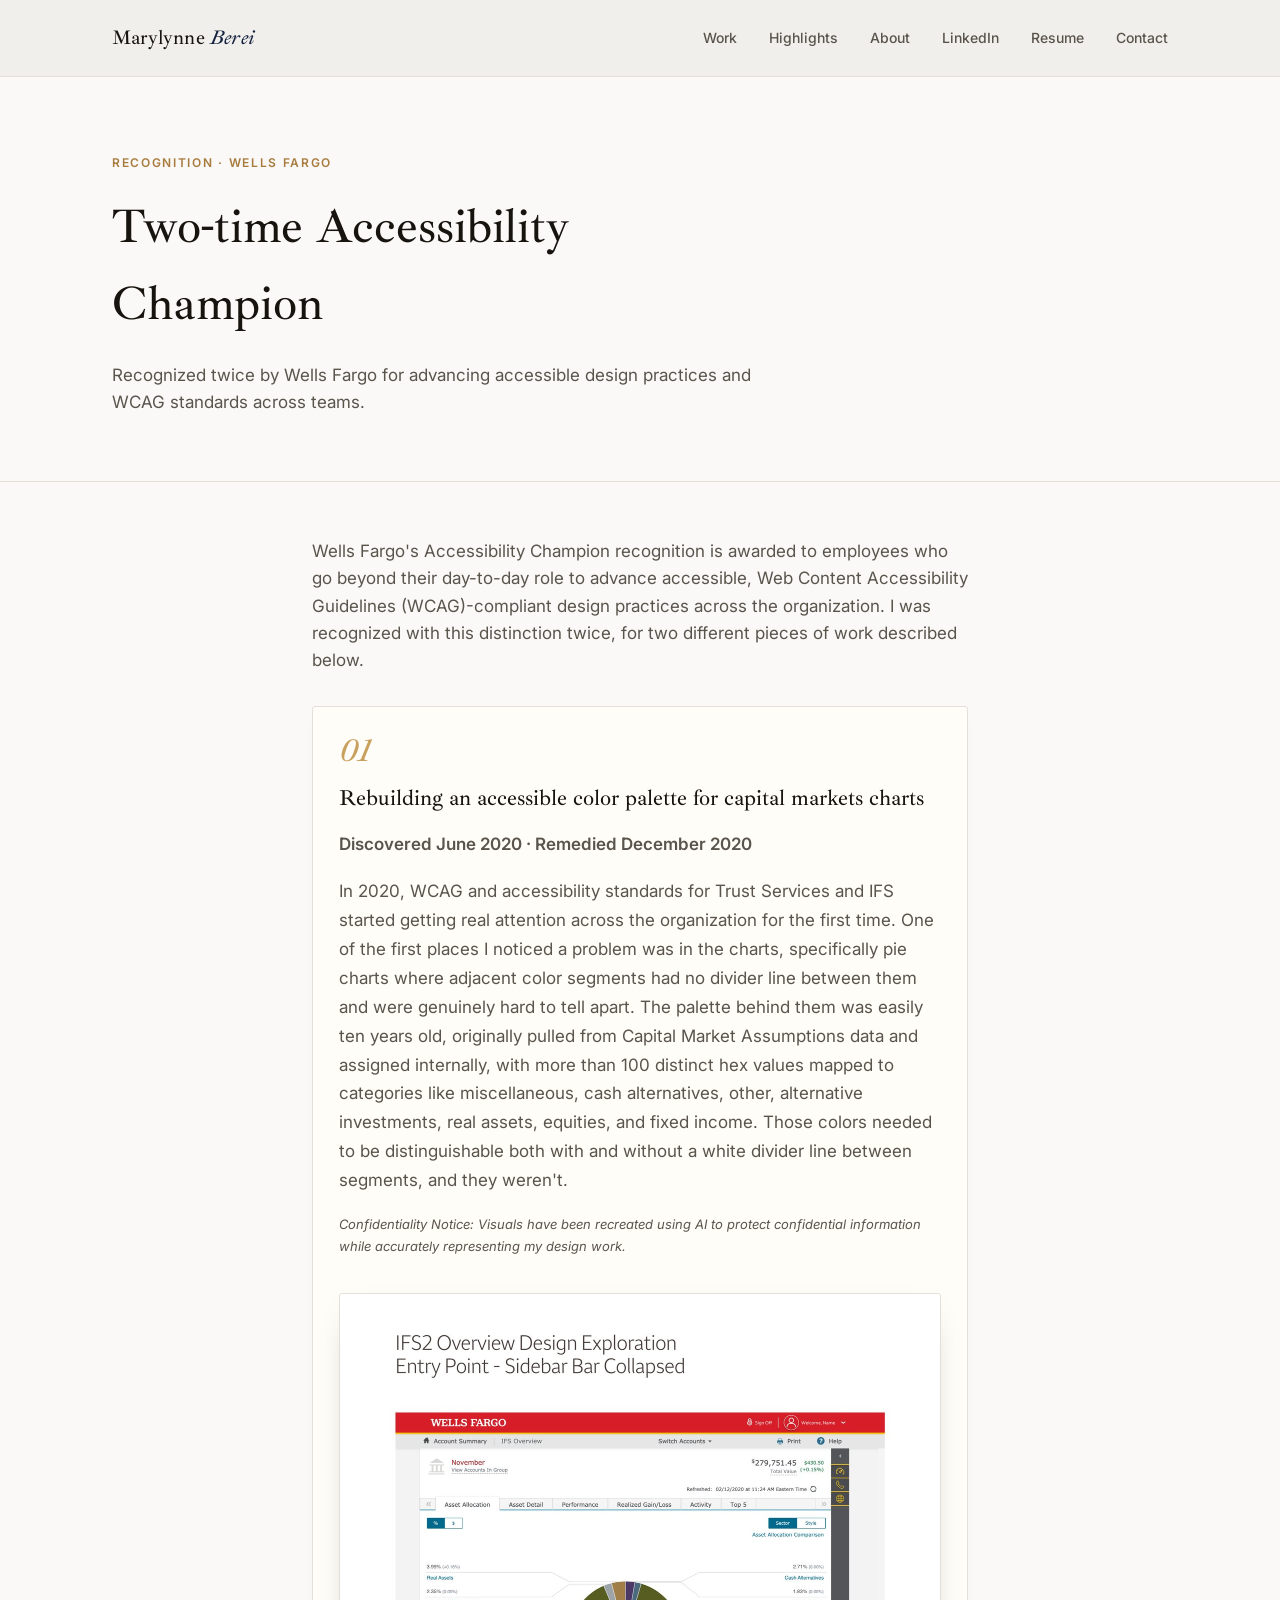
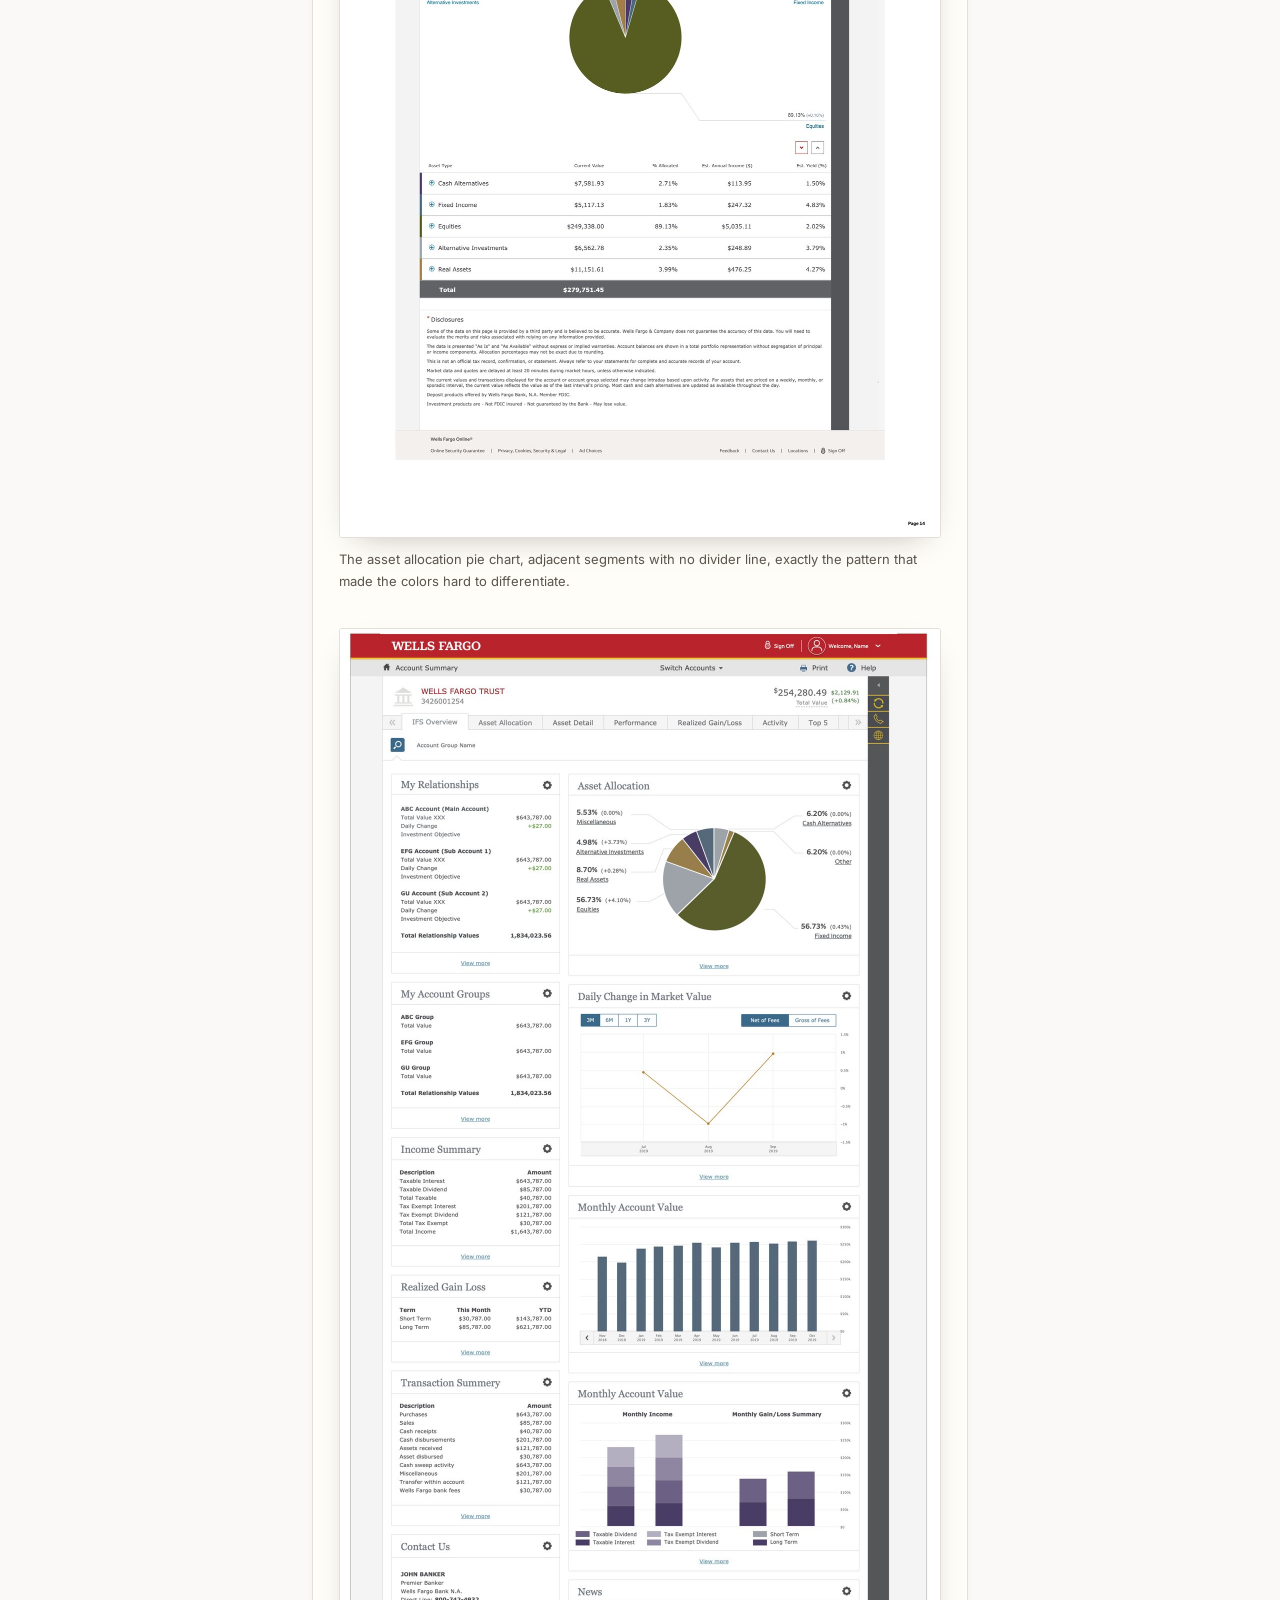
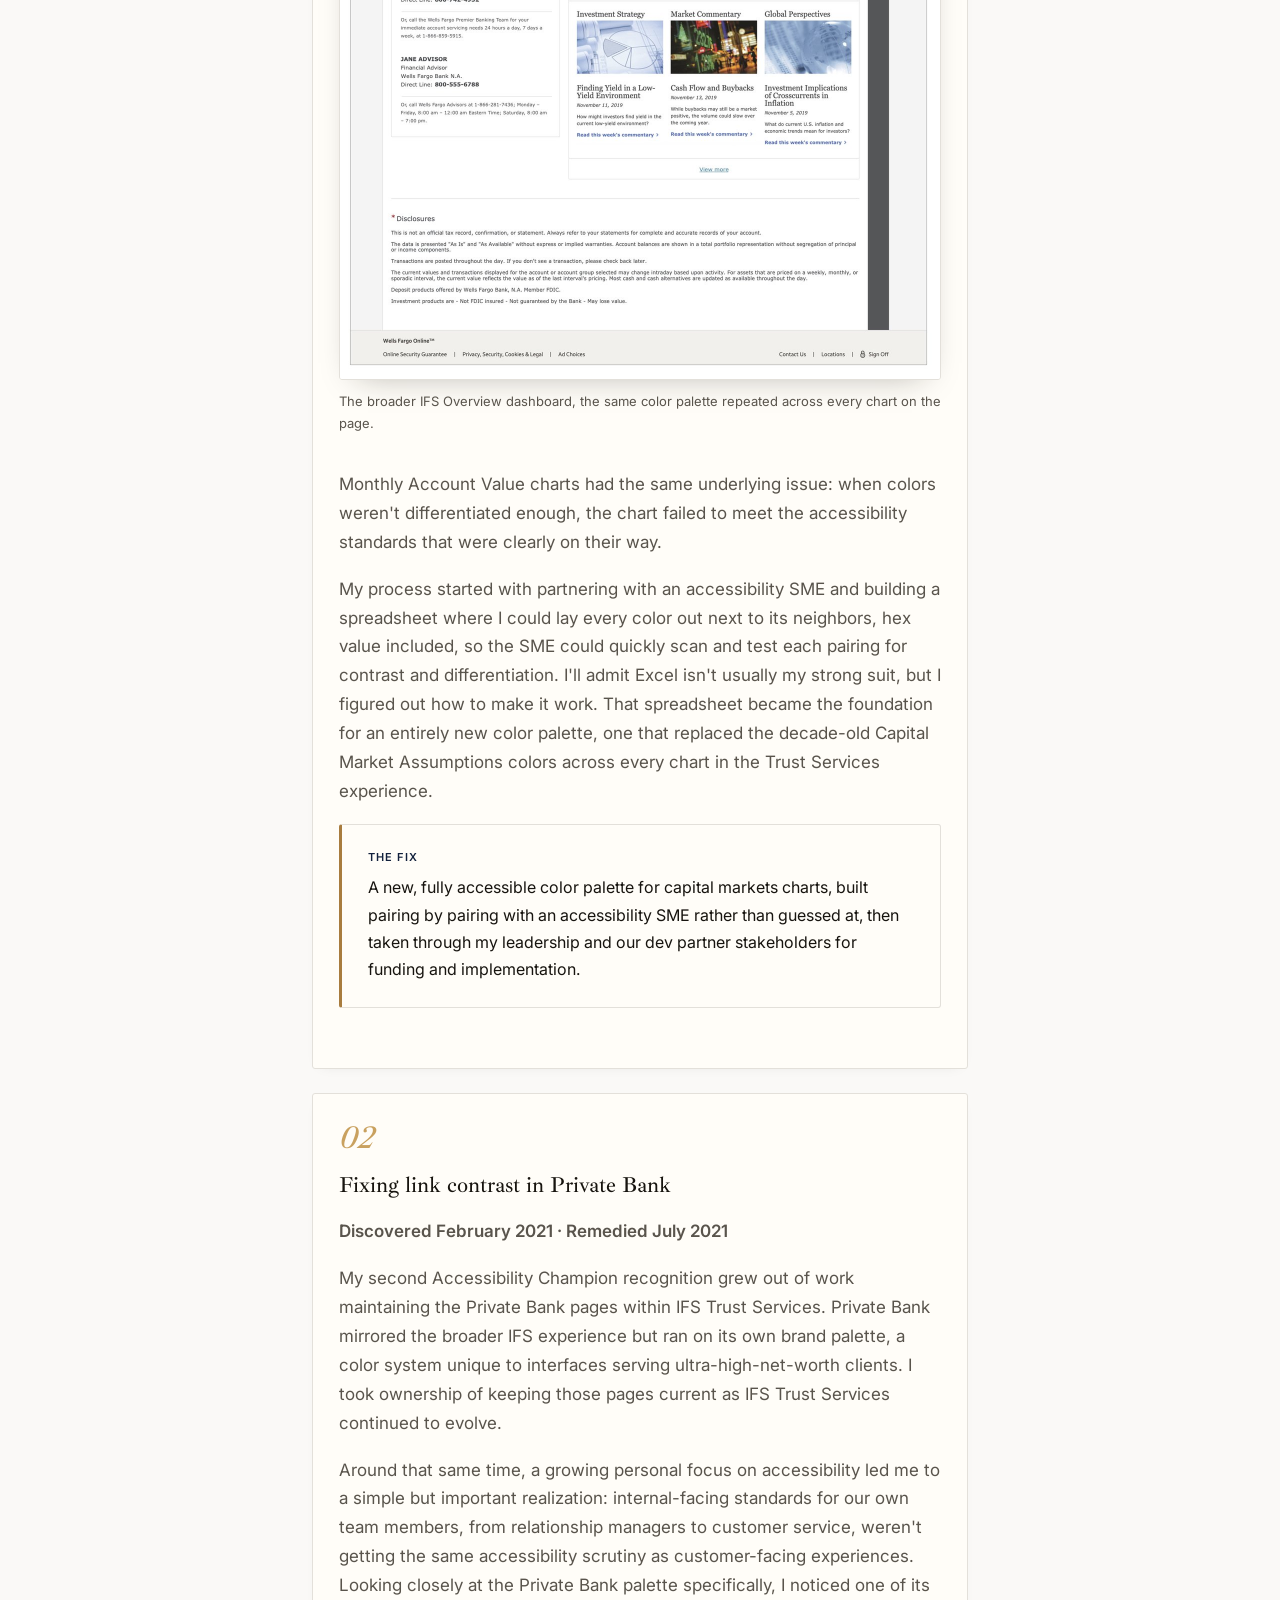
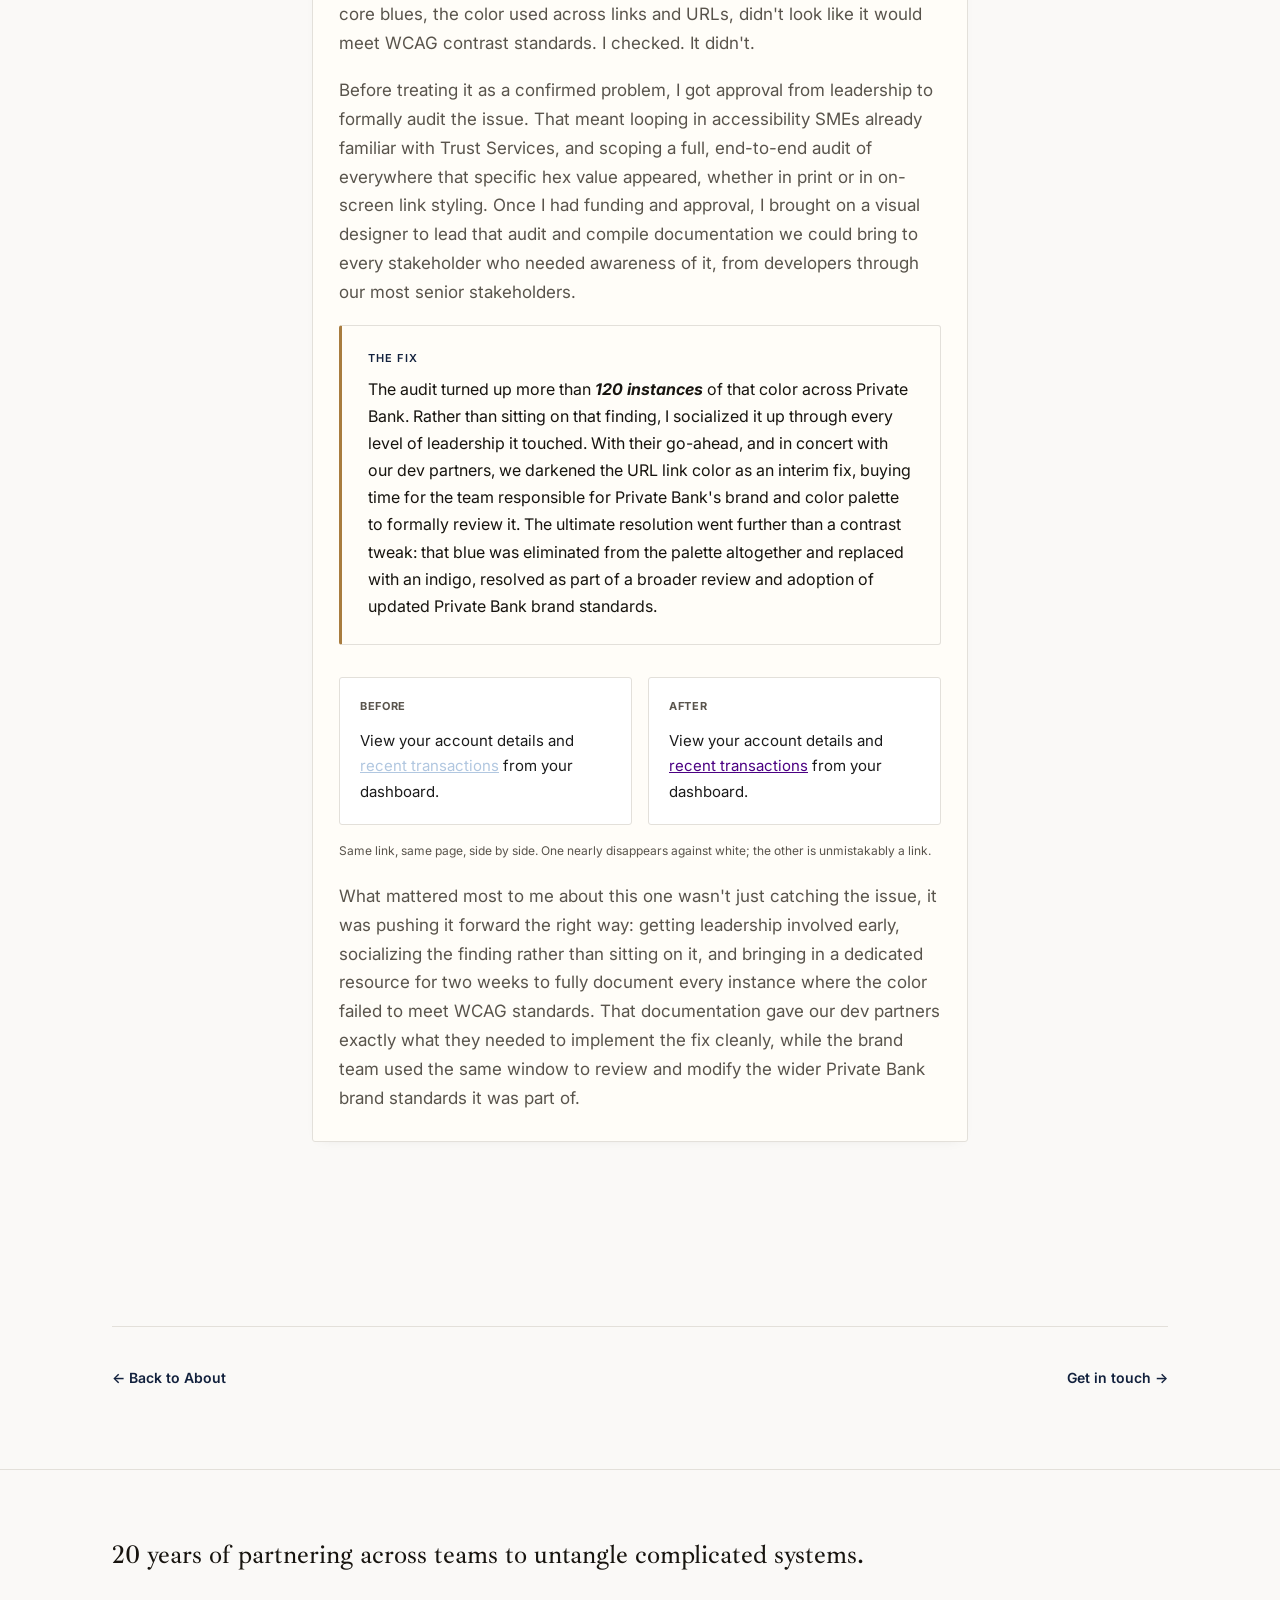
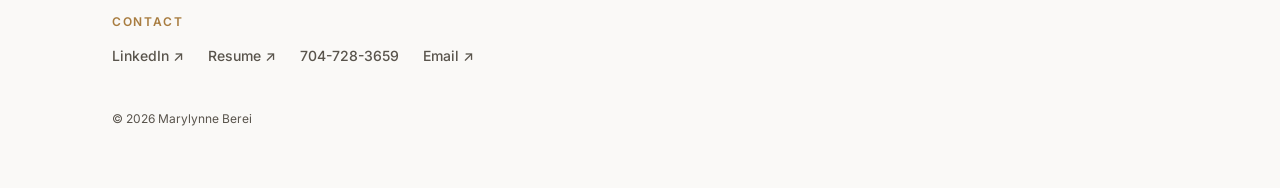
<file: accessibility-champion.html>
<!doctype html>
<html lang="en">
<head>
<meta charset="utf-8">
<meta name="viewport" content="width=device-width, initial-scale=1">
<title>Accessibility Champion — Marylynne Berei</title>
<meta name="description" content="Two-time Wells Fargo Accessibility Champion recognition, awarded for advancing WCAG standards and accessible design practices across teams.">
<link rel="stylesheet" href="styles.css">
<script data-goatcounter="https://melberei.goatcounter.com/count" async src="//gc.zgo.at/count.js"></script>
</head>
<body>

<header class="site-header">
  <div class="wrap">
    <a class="brand" href="index.html">Marylynne <span>Berei</span></a>
    <button class="nav-toggle" id="navToggle" aria-label="Toggle menu" aria-expanded="false">
      <span></span><span></span><span></span>
    </button>
    <nav>
      <ul class="nav">
        <li><a href="index.html#work">Work</a></li>
        <li><a href="more-work.html">Highlights</a></li>
        <li><a href="index.html#about">About</a></li>
        <li><a href="https://www.linkedin.com/in/melberei26" target="_blank" rel="noopener">LinkedIn</a></li>
        <li><a href="Berei-Resume-2026.pdf" target="_blank" rel="noopener">Resume</a></li>
        <li><a href="contact.html">Contact</a></li>
      </ul>
    </nav>
  </div>
</header>

<main>
  <section class="cs-hero">
    <div class="wrap">
      <p class="eyebrow">Recognition · Wells Fargo</p>
      <h1>Two-time Accessibility Champion</h1>
      <p class="lede" style="margin-top:20px; font-size:17px; color:var(--ink-soft); max-width:60ch;">Recognized twice by Wells Fargo for advancing accessible design practices and WCAG standards across teams.</p>
    </div>
  </section>

  <section style="padding-top:0;">
    <div class="wrap cs-body">
      <p>Wells Fargo's Accessibility Champion recognition is awarded to employees who go beyond their day-to-day role to advance accessible, Web Content Accessibility Guidelines (WCAG)-compliant design practices across the organization. I was recognized with this distinction twice, for two different pieces of work described below.</p>

      <div class="pb-grid" style="margin-top:32px;">
        <div class="pb-block">
          <div class="pb-num">01</div>
          <div class="pb-content">
            <h2>Rebuilding an accessible color palette for capital markets charts</h2>
            <p class="highlight-subtitle">Discovered June 2020 · Remedied December 2020</p>
            <p>In 2020, WCAG and accessibility standards for Trust Services and IFS started getting real attention across the organization for the first time. One of the first places I noticed a problem was in the charts, specifically pie charts where adjacent color segments had no divider line between them and were genuinely hard to tell apart. The palette behind them was easily ten years old, originally pulled from Capital Market Assumptions data and assigned internally, with more than 100 distinct hex values mapped to categories like miscellaneous, cash alternatives, other, alternative investments, real assets, equities, and fixed income. Those colors needed to be distinguishable both with and without a white divider line between segments, and they weren't.</p>

            <p style="font-size:13px; font-style:italic; color:var(--ink-soft); max-width:640px; margin:16px 0 0;">Confidentiality Notice: Visuals have been recreated using AI to protect confidential information while accurately representing my design work.</p>

            <figure class="cs-figure">
              <img src="accessibility-pie-chart.jpeg" alt="Asset Allocation pie chart with adjacent color segments and no divider lines between them">
              <p class="caption">The asset allocation pie chart, adjacent segments with no divider line, exactly the pattern that made the colors hard to differentiate.</p>
            </figure>

            <figure class="cs-figure">
              <img src="accessibility-dashboard.jpeg" alt="Full IFS Overview dashboard showing asset allocation pie chart alongside monthly account value bar and area charts">
              <p class="caption">The broader IFS Overview dashboard, the same color palette repeated across every chart on the page.</p>
            </figure>

            <p>Monthly Account Value charts had the same underlying issue: when colors weren't differentiated enough, the chart failed to meet the accessibility standards that were clearly on their way.</p>
            <p>My process started with partnering with an accessibility SME and building a spreadsheet where I could lay every color out next to its neighbors, hex value included, so the SME could quickly scan and test each pairing for contrast and differentiation. I'll admit Excel isn't usually my strong suit, but I figured out how to make it work. That spreadsheet became the foundation for an entirely new color palette, one that replaced the decade-old Capital Market Assumptions colors across every chart in the Trust Services experience.</p>
            <div class="pull-tile" style="margin-top:0;">
              <div class="tile-label">The fix</div>
              <p>A new, fully accessible color palette for capital markets charts, built pairing by pairing with an accessibility SME rather than guessed at, then taken through my leadership and our dev partner stakeholders for funding and implementation.</p>
            </div>
          </div>
        </div>

        <div class="pb-block">
          <div class="pb-num">02</div>
          <div class="pb-content">
            <h2>Fixing link contrast in Private Bank</h2>
            <p class="highlight-subtitle">Discovered February 2021 · Remedied July 2021</p>
            <p>My second Accessibility Champion recognition grew out of work maintaining the Private Bank pages within IFS Trust Services. Private Bank mirrored the broader IFS experience but ran on its own brand palette, a color system unique to interfaces serving ultra-high-net-worth clients. I took ownership of keeping those pages current as IFS Trust Services continued to evolve.</p>
            <p>Around that same time, a growing personal focus on accessibility led me to a simple but important realization: internal-facing standards for our own team members, from relationship managers to customer service, weren't getting the same accessibility scrutiny as customer-facing experiences. Looking closely at the Private Bank palette specifically, I noticed one of its core blues, the color used across links and URLs, didn't look like it would meet WCAG contrast standards. I checked. It didn't.</p>
            <p>Before treating it as a confirmed problem, I got approval from leadership to formally audit the issue. That meant looping in accessibility SMEs already familiar with Trust Services, and scoping a full, end-to-end audit of everywhere that specific hex value appeared, whether in print or in on-screen link styling. Once I had funding and approval, I brought on a visual designer to lead that audit and compile documentation we could bring to every stakeholder who needed awareness of it, from developers through our most senior stakeholders.</p>
            <div class="pull-tile" style="margin-top:0;">
              <div class="tile-label">The fix</div>
              <p>The audit turned up more than <b><i>120 instances</i></b> of that color across Private Bank. Rather than sitting on that finding, I socialized it up through every level of leadership it touched. With their go-ahead, and in concert with our dev partners, we darkened the URL link color as an interim fix, buying time for the team responsible for Private Bank's brand and color palette to formally review it. The ultimate resolution went further than a contrast tweak: that blue was eliminated from the palette altogether and replaced with an indigo, resolved as part of a broader review and adoption of updated Private Bank brand standards.</p>
            </div>

            <div style="display:grid; grid-template-columns:1fr 1fr; gap:16px; margin:24px 0;">
              <div style="background:#fff; border:1px solid var(--hairline); border-radius:var(--radius); padding:20px;">
                <div style="font-size:11px; font-weight:700; letter-spacing:.06em; text-transform:uppercase; color:var(--ink-soft); margin-bottom:12px;">Before</div>
                <p style="margin:0; font-size:15px; color:#1B1B1B;">View your account details and <span style="color:#B1C7E0; text-decoration:underline;">recent transactions</span> from your dashboard.</p>
              </div>
              <div style="background:#fff; border:1px solid var(--hairline); border-radius:var(--radius); padding:20px;">
                <div style="font-size:11px; font-weight:700; letter-spacing:.06em; text-transform:uppercase; color:var(--ink-soft); margin-bottom:12px;">After</div>
                <p style="margin:0; font-size:15px; color:#1B1B1B;">View your account details and <span style="color:#4B0082; text-decoration:underline;">recent transactions</span> from your dashboard.</p>
              </div>
            </div>
            <p style="font-size:12px; color:var(--ink-soft); margin-top:-8px;">Same link, same page, side by side. One nearly disappears against white; the other is unmistakably a link.</p>

            <p style="margin-top:20px;">What mattered most to me about this one wasn't just catching the issue, it was pushing it forward the right way: getting leadership involved early, socializing the finding rather than sitting on it, and bringing in a dedicated resource for two weeks to fully document every instance where the color failed to meet WCAG standards. That documentation gave our dev partners exactly what they needed to implement the fix cleanly, while the brand team used the same window to review and modify the wider Private Bank brand standards it was part of.</p>
          </div>
        </div>
      </div>
    </div>
  </section>

  <div class="wrap">
    <div class="cs-nav">
      <a href="index.html#about">← Back to About</a>
      <a href="index.html#contact">Get in touch →</a>
    </div>
  </div>
</main>

<footer id="contact">
  <div class="wrap">
    <div class="footer-grid">
      <div class="footer-cta">
        <h3>20 years of partnering across teams to untangle complicated systems.</h3>
      </div>
      <div>
        <p class="eyebrow" style="margin-bottom:12px;">Contact</p>
        <ul class="footer-links">
          <li><a href="https://www.linkedin.com/in/melberei26" target="_blank" rel="noopener">LinkedIn ↗</a></li>
          <li><a href="Berei-Resume-2026.pdf" target="_blank" rel="noopener">Resume ↗</a></li>
          <li><a href="tel:+17047283659">704-728-3659</a></li>
          <li><a href="mailto:melb122@gmail.com">Email ↗</a></li>
        </ul>
      </div>
    </div>
    <p class="copyright">© 2026 Marylynne Berei</p>
  </div>
</footer>

<script>
  document.getElementById('navToggle').addEventListener('click', function() {
    var nav = document.querySelector('.nav');
    var isOpen = nav.classList.toggle('nav-open');
    this.classList.toggle('open', isOpen);
    this.setAttribute('aria-expanded', isOpen);
  });
</script>
</body>
</html>
</file>
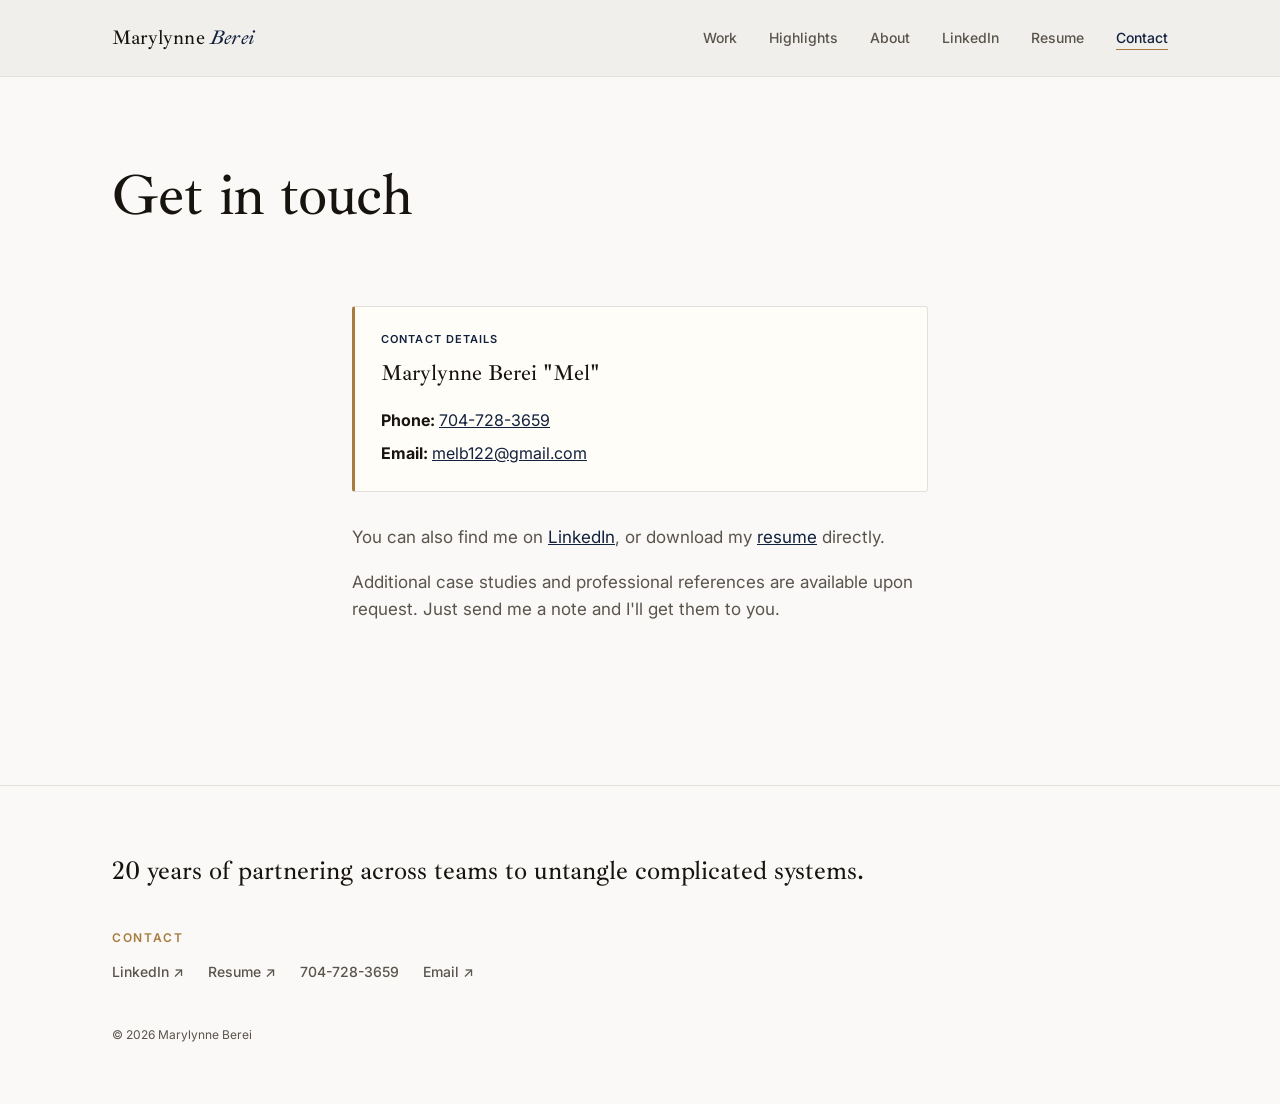
<file: contact.html>
<!doctype html>
<html lang="en">
<head>
<meta charset="utf-8">
<meta name="viewport" content="width=device-width, initial-scale=1">
<title>Contact — Marylynne Berei</title>
<meta name="description" content="Contact Marylynne Berei, Senior Lead Product Designer.">
<link rel="stylesheet" href="styles.css">
<script data-goatcounter="https://melberei.goatcounter.com/count" async src="//gc.zgo.at/count.js"></script>
</head>
<body>

<header class="site-header">
  <div class="wrap">
    <a class="brand" href="index.html">Marylynne <span>Berei</span></a>
    <button class="nav-toggle" id="navToggle" aria-label="Toggle menu" aria-expanded="false">
      <span></span><span></span><span></span>
    </button>
    <nav>
      <ul class="nav">
        <li><a href="index.html#work">Work</a></li>
        <li><a href="more-work.html">Highlights</a></li>
        <li><a href="index.html#about">About</a></li>
        <li><a href="https://www.linkedin.com/in/melberei26" target="_blank" rel="noopener">LinkedIn</a></li>
        <li><a href="Berei-Resume-2026.pdf" target="_blank" rel="noopener">Resume</a></li>
        <li><a href="contact.html" class="active">Contact</a></li>
      </ul>
    </nav>
  </div>
</header>

<main>
  <section class="hero" style="padding-bottom:0;">
    <div class="wrap" style="display:block;">
      <h1 style="margin-bottom:24px;">Get in touch</h1>    </div>
  </section>

  <section style="padding-top:0;">
    <div class="wrap cs-body" style="max-width:640px;">
      <div class="pull-tile" style="margin-top:0;">
        <div class="tile-label">Contact Details</div>
        <p style="font-family:var(--font-display); font-size:22px; font-weight:500; color:var(--ink); margin-bottom:16px;">Marylynne Berei "Mel"</p>
        <p style="margin-bottom:8px;"><strong>Phone:</strong> <a href="tel:+17047283659" style="color:var(--teal);">704-728-3659</a></p>
        <p style="margin:0;"><strong>Email:</strong> <a href="mailto:melb122@gmail.com" style="color:var(--teal);">melb122@gmail.com</a></p>
      </div>

      <p style="margin-top:32px;">You can also find me on <a href="https://www.linkedin.com/in/melberei26" target="_blank" rel="noopener" style="color:var(--teal);">LinkedIn</a>, or download my <a href="Berei-Resume-2026.pdf" target="_blank" rel="noopener" style="color:var(--teal);">resume</a> directly.</p>

      <p>Additional case studies and professional references are available upon request. Just send me a note and I'll get them to you.</p>
    </div>
  </section>
</main>

<footer id="contact">
  <div class="wrap">
    <div class="footer-grid">
      <div class="footer-cta">
        <h3>20 years of partnering across teams to untangle complicated systems.</h3>
      </div>
      <div>
        <p class="eyebrow" style="margin-bottom:12px;">Contact</p>
        <ul class="footer-links">
          <li><a href="https://www.linkedin.com/in/melberei26" target="_blank" rel="noopener">LinkedIn ↗</a></li>
          <li><a href="Berei-Resume-2026.pdf" target="_blank" rel="noopener">Resume ↗</a></li>
          <li><a href="tel:+17047283659">704-728-3659</a></li>
          <li><a href="mailto:melb122@gmail.com">Email ↗</a></li>
        </ul>
      </div>
    </div>
    <p class="copyright">© 2026 Marylynne Berei</p>
  </div>
</footer>

<script>
  document.getElementById('navToggle').addEventListener('click', function() {
    var nav = document.querySelector('.nav');
    var isOpen = nav.classList.toggle('nav-open');
    this.classList.toggle('open', isOpen);
    this.setAttribute('aria-expanded', isOpen);
  });
</script>
</body>
</html>
</file>
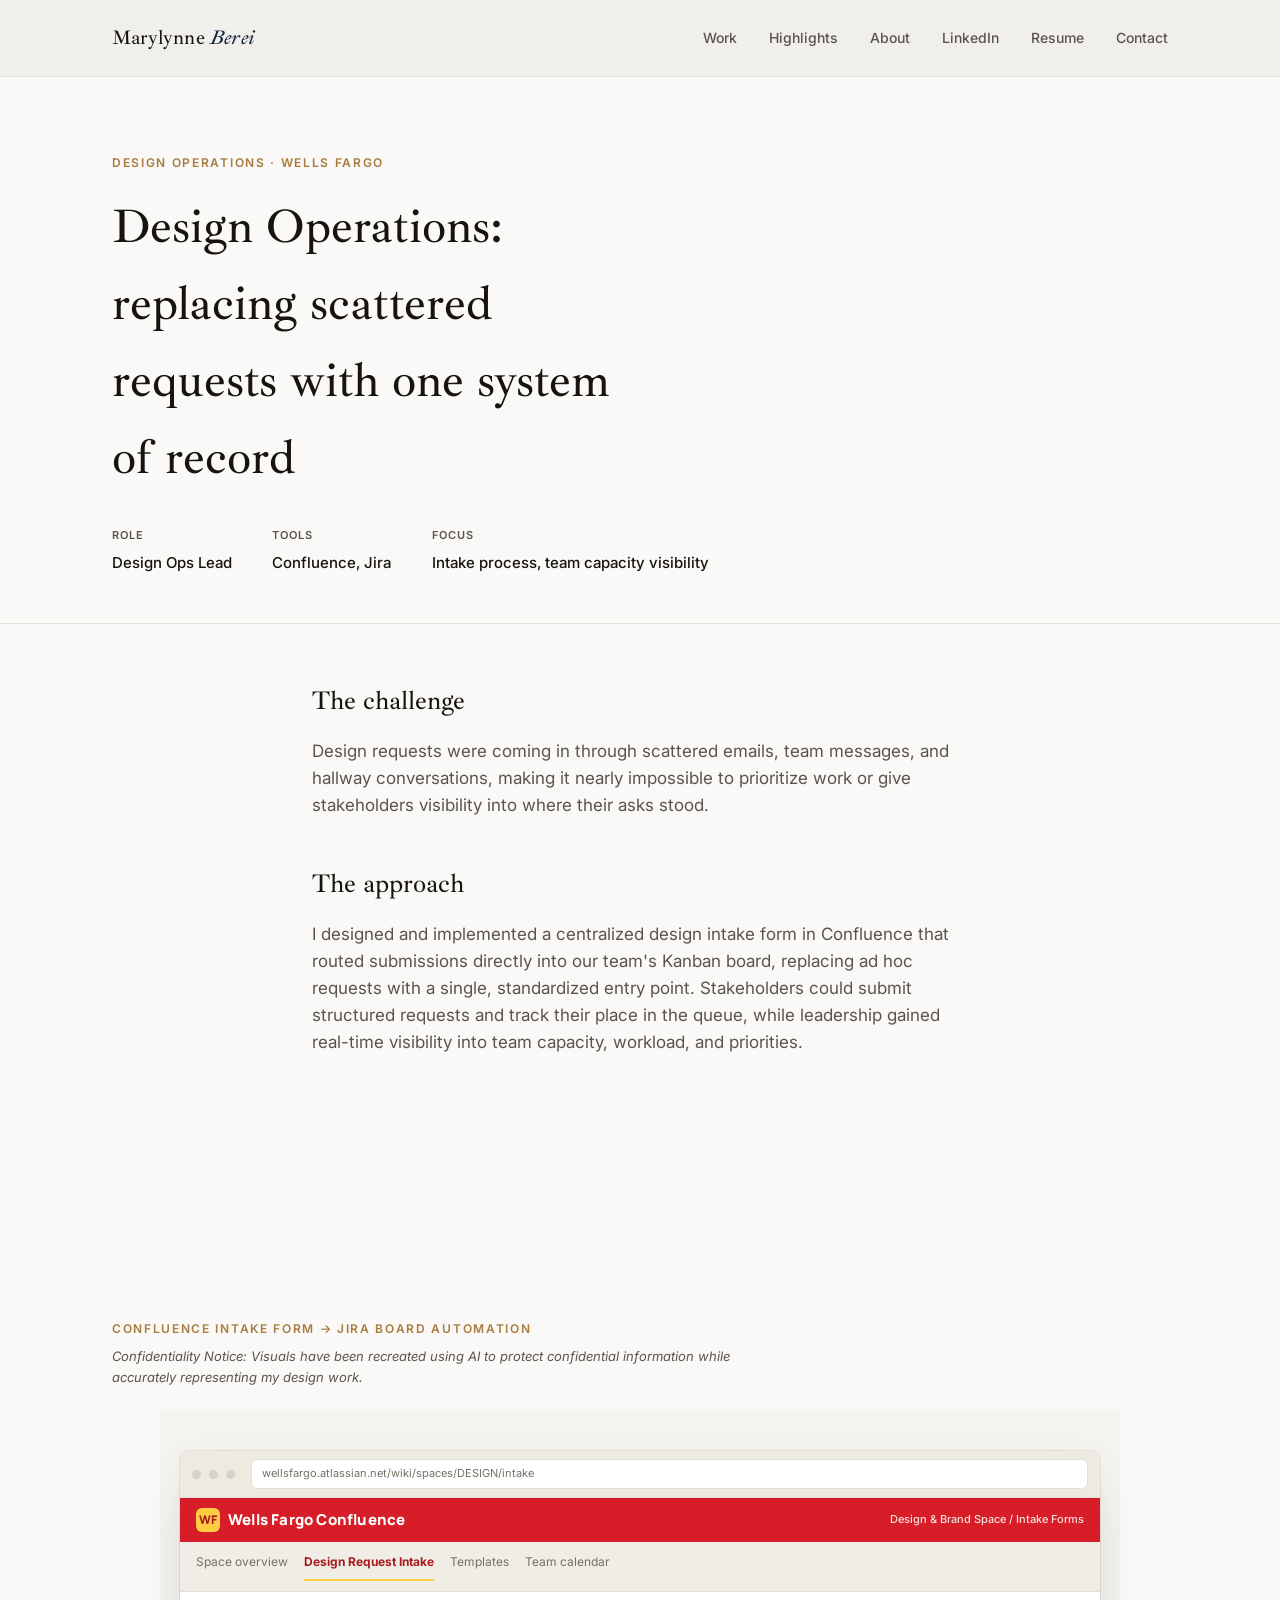
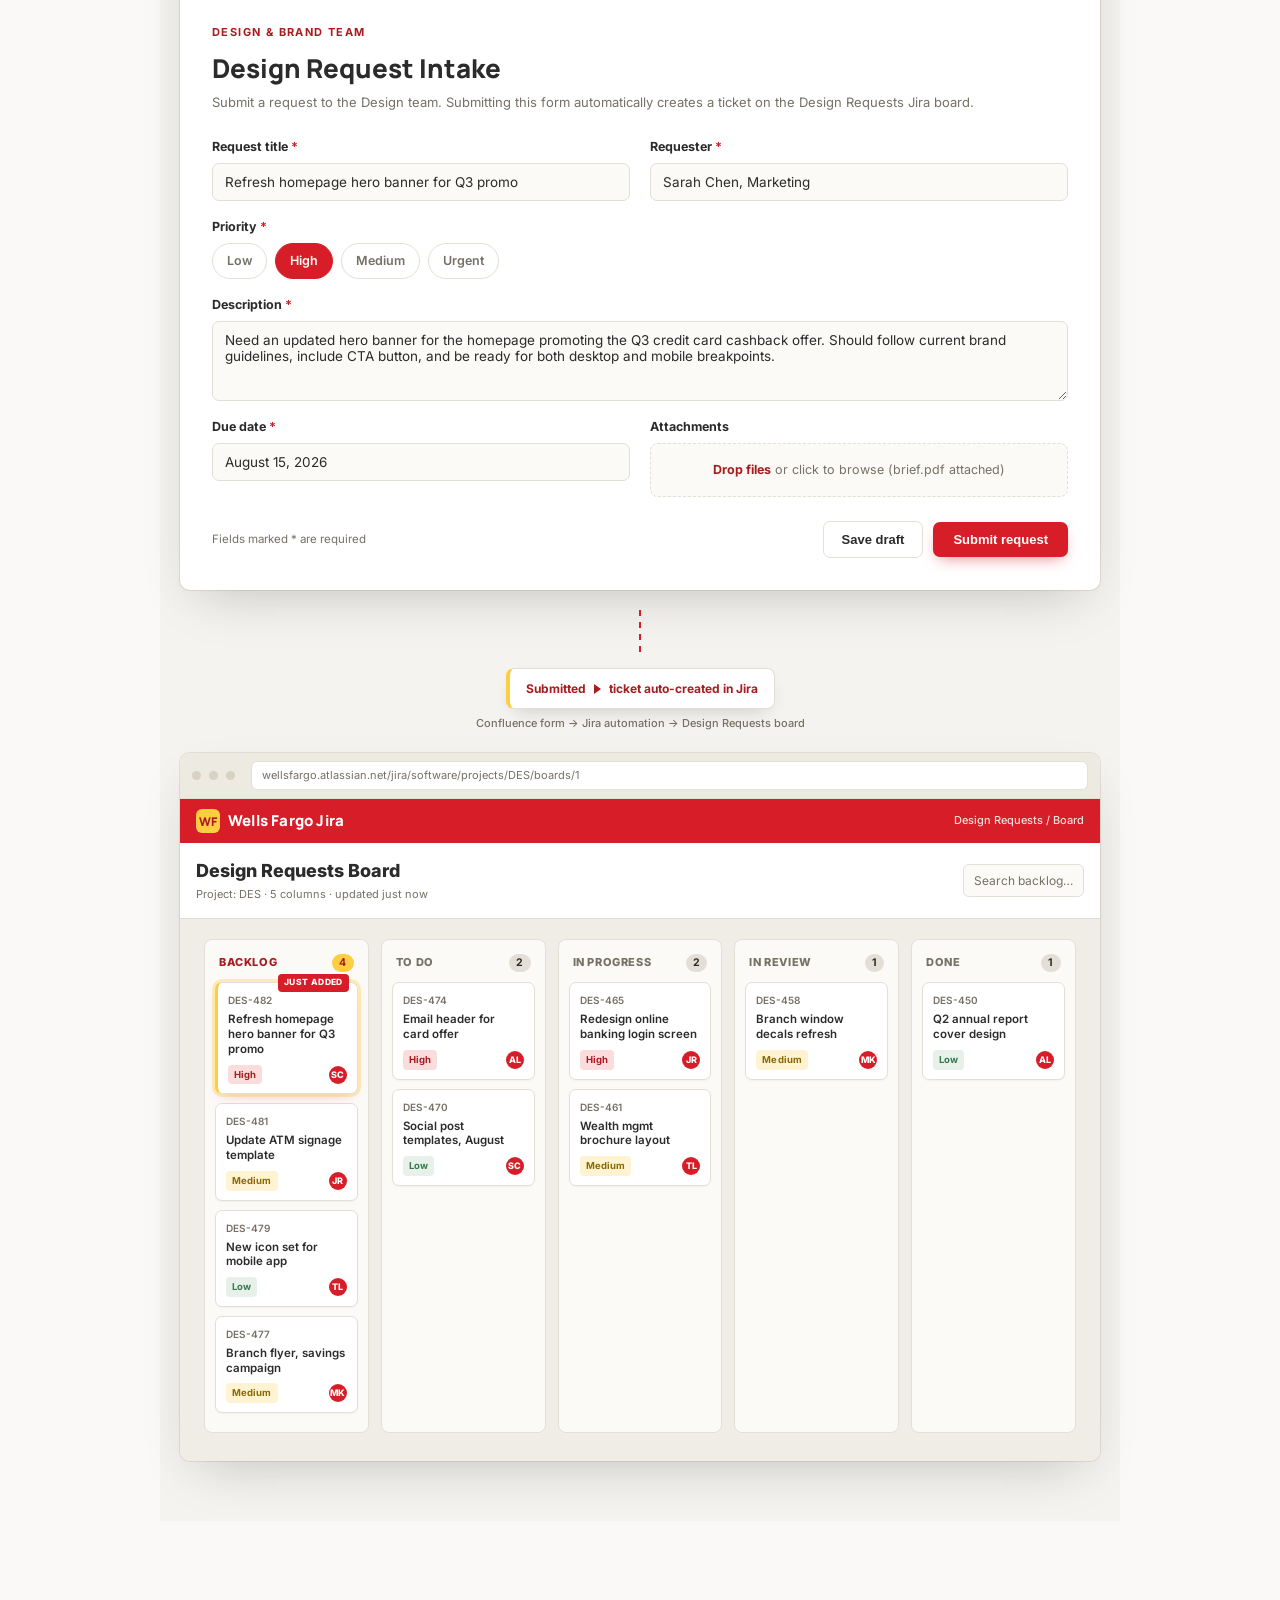
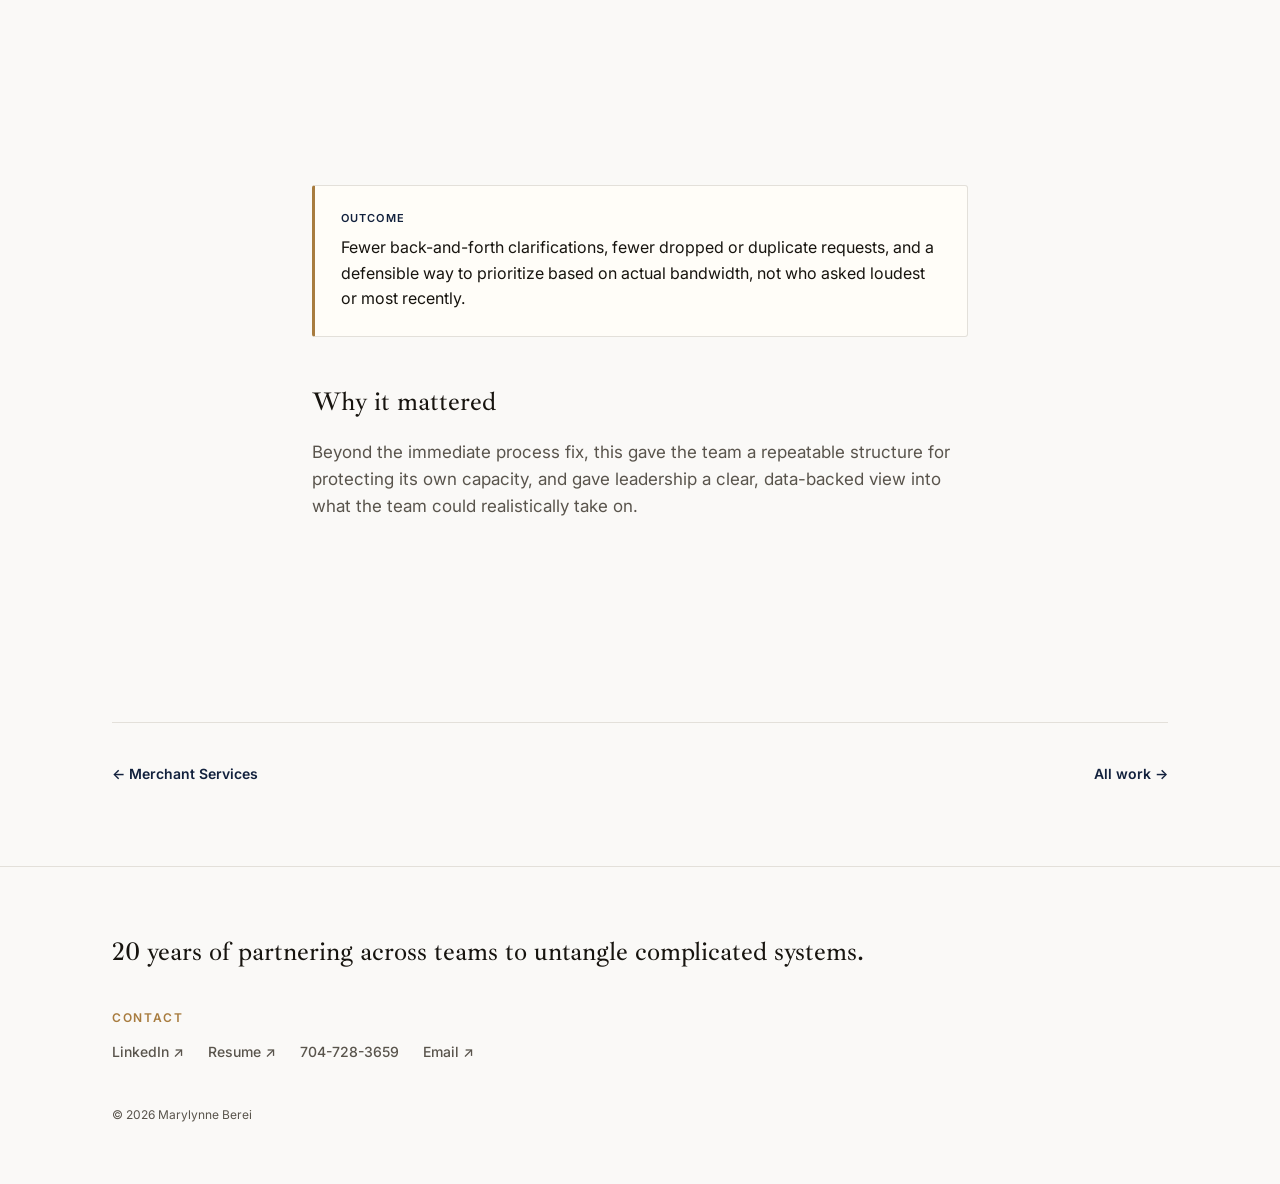
<file: design-ops.html>
<!doctype html>
<html lang="en">
<head>
<meta charset="utf-8">
<meta name="viewport" content="width=device-width, initial-scale=1">
<title>Design Operations · Marylynne Berei</title>
<link rel="stylesheet" href="styles.css">
<script data-goatcounter="https://melberei.goatcounter.com/count" async src="//gc.zgo.at/count.js"></script>
</head>
<body>

<header class="site-header">
  <div class="wrap">
    <a class="brand" href="index.html">Marylynne <span>Berei</span></a>
    <button class="nav-toggle" id="navToggle" aria-label="Toggle menu" aria-expanded="false">
      <span></span><span></span><span></span>
    </button>
    <nav>
      <ul class="nav">
        <li><a href="index.html#work">Work</a></li>
        <li><a href="more-work.html">Highlights</a></li>
        <li><a href="index.html#about">About</a></li>
        <li><a href="https://www.linkedin.com/in/melberei26" target="_blank" rel="noopener">LinkedIn</a></li>
        <li><a href="Berei-Resume-2026.pdf" target="_blank" rel="noopener">Resume</a></li>
        <li><a href="contact.html">Contact</a></li>
      </ul>
    </nav>
  </div>
</header>

<main>
  <section class="cs-hero">
    <div class="wrap">
      <p class="eyebrow">Design Operations · Wells Fargo</p>
      <h1>Design Operations: replacing scattered requests with one system of record</h1>
      <div class="cs-meta">
        <div><div class="label">Role</div><div class="value">Design Ops Lead</div></div>
        <div><div class="label">Tools</div><div class="value">Confluence, Jira</div></div>
        <div><div class="label">Focus</div><div class="value">Intake process, team capacity visibility</div></div>
      </div>
    </div>
  </section>

  <section style="padding-top:0;">
    <div class="wrap cs-body">
      <h2>The challenge</h2>
      <p>Design requests were coming in through scattered emails, team messages, and hallway conversations, making it nearly impossible to prioritize work or give stakeholders visibility into where their asks stood.</p>

      <h2>The approach</h2>
      <p>I designed and implemented a centralized design intake form in Confluence that routed submissions directly into our team's Kanban board, replacing ad hoc requests with a single, standardized entry point. Stakeholders could submit structured requests and track their place in the queue, while leadership gained real-time visibility into team capacity, workload, and priorities.</p>
    </div>
  </section>

  <section class="cs-mockup-section">
    <div class="wrap">
      <p class="eyebrow" style="margin-bottom:8px;">Confluence intake form → Jira board automation</p>
      <p style="font-size:13px; font-style:italic; color:var(--ink-soft); max-width:640px; margin:0 0 24px;">Confidentiality Notice: Visuals have been recreated using AI to protect confidential information while accurately representing my design work.</p>
      <div class="wf-mockup">
<style>
  @import url('https://fonts.googleapis.com/css2?family=Manrope:wght@400;600;700;800&family=Inter:wght@400;500;600;700&display=swap');

  .wf-mockup, .wf-mockup *{ box-sizing:border-box; }
  .wf-mockup{
    --wf-red:#D71E28;
    --wf-red-dark:#A81C1F;
    --wf-gold:#FFCD41;
    --wf-black:#1B1B1B;
    --ink:#2B2B2B;
    --paper:#F5F3EF;
    --white:#FFFFFF;
    --line:#E3DFD6;
    --muted:#767066;

    background:var(--paper);
    font-family:'Inter',sans-serif;
    color:var(--ink);
    padding:clamp(16px,4vw,40px) clamp(12px,3vw,20px) 60px;
    max-width:960px;
    margin:0 auto;
  }
  .wf-mockup h1,.wf-mockup h2,.wf-mockup h3{ font-family:'Manrope',sans-serif; margin:0; }

  /* ---------- shared browser chrome ---------- */
  .wf-mockup .window{
    background:var(--white);
    border-radius:10px;
    box-shadow:0 20px 50px -20px rgba(27,27,27,0.25), 0 0 0 1px var(--line);
    overflow:hidden;
    margin-bottom:0;
  }
  .wf-mockup .titlebar{
    display:flex;align-items:center;gap:8px;
    background:#EDEAE2;padding:8px 12px;
    border-bottom:1px solid var(--line);
  }
  .wf-mockup .dot{width:9px;height:9px;border-radius:50%;background:#D8D2C4;flex-shrink:0;}
  .wf-mockup .urlbar{
    flex:1;margin-left:8px;background:var(--white);
    border:1px solid var(--line);border-radius:6px;
    padding:5px 10px;font-size:11px;color:var(--muted);
    overflow:hidden;text-overflow:ellipsis;white-space:nowrap;
    min-width:0;
  }

  /* ---------- top nav ---------- */
  .wf-mockup .app-nav{
    background:var(--wf-red);
    color:var(--white);
    padding:10px 16px;
    display:flex;align-items:center;justify-content:space-between;
    gap:10px;flex-wrap:wrap;
  }
  .wf-mockup .brand{
    display:flex;align-items:center;gap:8px;
    font-family:'Manrope',sans-serif;font-weight:800;letter-spacing:.2px;
    font-size:clamp(13px,3vw,15px);white-space:nowrap;
    color:var(--white);
  }
  .wf-mockup .brand .mark{
    width:24px;height:24px;border-radius:6px;background:var(--wf-gold);
    display:flex;align-items:center;justify-content:center;
    color:var(--wf-red-dark);font-weight:800;font-size:12px;flex-shrink:0;
  }
  .wf-mockup .crumbs{font-size:11px;opacity:.85;font-weight:500;color:var(--white);}
  .wf-mockup .app-subnav{
    background:#F0EDE6;
    border-bottom:1px solid var(--line);
    padding:10px 16px;
    font-size:12px;color:var(--muted);
    display:flex;gap:16px;
    overflow-x:auto;
    -webkit-overflow-scrolling:touch;
    white-space:nowrap;
  }
  .wf-mockup .app-subnav span{padding-bottom:8px;flex-shrink:0;}
  .wf-mockup .app-subnav span.active{color:var(--wf-red-dark);font-weight:700;border-bottom:2px solid var(--wf-gold);}

  .wf-mockup .content{padding:clamp(16px,4vw,32px);}
  .wf-mockup .eyebrow{
    text-transform:uppercase;font-size:11px;letter-spacing:1.4px;
    color:var(--wf-red-dark);font-weight:700;margin-bottom:6px;
  }
  .wf-mockup .page-title{font-size:clamp(20px,4.5vw,26px);font-weight:800;margin:0 0 4px;}
  .wf-mockup .page-sub{color:var(--muted);font-size:13px;margin:0 0 24px;line-height:1.5;}

  /* ---------- form ---------- */
  .wf-mockup .form-grid{
    display:grid;grid-template-columns:1fr 1fr;gap:16px 20px;
  }
  .wf-mockup .field{display:flex;flex-direction:column;gap:6px;min-width:0;}
  .wf-mockup .field.full{grid-column:1 / -1;}
  .wf-mockup label{font-size:12.5px;font-weight:700;color:var(--ink);}
  .wf-mockup label .req{color:var(--wf-red);}
  .wf-mockup input,
  .wf-mockup textarea,
  .wf-mockup select{
    font-family:'Inter',sans-serif;
    border:1px solid var(--line);
    background:#FBFAF7;
    border-radius:7px;
    padding:10px 12px;
    font-size:16px;
    color:var(--ink);
    outline:none;
    width:100%;
    transition:border-color .15s, box-shadow .15s;
  }
  @media (min-width:640px){
    .wf-mockup input,.wf-mockup textarea,.wf-mockup select{font-size:13.5px;}
  }
  .wf-mockup input:focus,
  .wf-mockup textarea:focus,
  .wf-mockup select:focus{
    border-color:var(--wf-gold);
    box-shadow:0 0 0 3px rgba(255,205,65,.35);
    background:var(--white);
  }
  .wf-mockup textarea{resize:vertical;min-height:80px;}
  .wf-mockup .priority-row{display:flex;gap:8px;flex-wrap:wrap;}
  .wf-mockup .chip{
    border:1px solid var(--line);border-radius:20px;
    padding:7px 14px;font-size:12.5px;font-weight:600;
    color:var(--muted);cursor:default;background:var(--white);
  }
  .wf-mockup .chip.selected{
    background:var(--wf-red);border-color:var(--wf-red);color:var(--white);
  }
  .wf-mockup .dropzone{
    border:1.5px dashed var(--line);border-radius:8px;
    padding:16px;text-align:center;font-size:12.5px;color:var(--muted);
    background:#FBFAF7;
  }
  .wf-mockup .dropzone strong{color:var(--wf-red-dark);}
  .wf-mockup .form-footer{
    margin-top:24px;display:flex;justify-content:flex-end;gap:10px;align-items:center;
    flex-wrap:wrap;
  }
  .wf-mockup .hint{font-size:11.5px;color:var(--muted);margin-right:auto;}
  .wf-mockup .btn-ghost{
    padding:10px 18px;border-radius:7px;border:1px solid var(--line);
    background:var(--white);color:var(--ink);font-weight:600;font-size:13px;
    white-space:nowrap;cursor:pointer;
  }
  .wf-mockup .btn-primary{
    padding:10px 20px;border-radius:7px;border:none;
    background:var(--wf-red);color:var(--white);font-weight:700;font-size:13px;
    box-shadow:0 6px 16px -6px rgba(215,30,40,.6);
    white-space:nowrap;cursor:pointer;
  }

  /* ---------- connector ---------- */
  .wf-mockup .connector{
    display:flex;flex-direction:column;align-items:center;
    padding:20px 0;text-align:center;
  }
  .wf-mockup .connector .track{
    width:2px;height:48px;
    background:repeating-linear-gradient(to bottom, var(--wf-red) 0 6px, transparent 6px 12px);
  }
  .wf-mockup .connector .card{
    margin-top:10px;
    background:var(--white);border:1px solid var(--line);
    border-left:4px solid var(--wf-gold);
    border-radius:8px;padding:10px 16px;
    font-size:clamp(11px,3vw,12px);font-weight:700;color:var(--wf-red-dark);
    box-shadow:0 8px 20px -10px rgba(27,27,27,.25);
    display:flex;align-items:center;gap:8px;
    max-width:90%;
    text-align:left;
  }
  .wf-mockup .connector .card .arrow{
    width:0;height:0;flex-shrink:0;
    border-top:5px solid transparent;border-bottom:5px solid transparent;
    border-left:7px solid var(--wf-red-dark);
  }
  .wf-mockup .connector .sub{font-size:11px;color:var(--muted);font-weight:500;margin-top:6px;padding:0 12px;}

  /* ---------- jira board ---------- */
  .wf-mockup .board-toolbar{
    padding:14px 16px;border-bottom:1px solid var(--line);
    display:flex;align-items:center;justify-content:space-between;flex-wrap:wrap;gap:10px;
  }
  .wf-mockup .board-title{font-size:clamp(15px,3.5vw,18px);font-weight:800;}
  .wf-mockup .board-meta{font-size:11px;color:var(--muted);}
  .wf-mockup .board-search{
    font-size:12px;color:var(--muted);border:1px solid var(--line);
    border-radius:6px;padding:6px 10px;background:#FBFAF7;
  }

  .wf-mockup .board{
    display:flex;
    gap:12px;
    padding:16px;
    background:#F0EDE6;
    overflow-x:auto;
    -webkit-overflow-scrolling:touch;
    scroll-snap-type:x proximity;
  }
  .wf-mockup .column{
    background:#FBFAF7;border-radius:8px;border:1px solid var(--line);
    padding:10px;min-height:240px;
    flex:0 0 78%;
    scroll-snap-align:start;
  }
  .wf-mockup .column-head{
    display:flex;align-items:center;justify-content:space-between;
    font-size:11px;font-weight:800;letter-spacing:.6px;color:var(--muted);
    text-transform:uppercase;padding:4px 4px 10px;
  }
  .wf-mockup .col-backlog .column-head{color:var(--wf-red-dark);}
  .wf-mockup .count{
    background:var(--line);color:var(--ink);
    font-size:10.5px;font-weight:700;border-radius:10px;
    padding:1px 7px;
  }
  .wf-mockup .col-backlog .count{background:var(--wf-gold);color:var(--wf-red-dark);}
  .wf-mockup .ticket{
    background:var(--white);border:1px solid var(--line);
    border-radius:7px;padding:9px 10px;margin-bottom:9px;
    font-size:11.5px;box-shadow:0 1px 2px rgba(0,0,0,.04);
  }
  .wf-mockup .ticket .id{font-size:10px;color:var(--muted);font-weight:600;margin-bottom:4px;}
  .wf-mockup .ticket .title{font-weight:600;color:var(--ink);line-height:1.3;margin-bottom:8px;}
  .wf-mockup .ticket .meta{display:flex;align-items:center;justify-content:space-between;}
  .wf-mockup .tag{
    font-size:9.5px;font-weight:700;padding:2px 6px;border-radius:4px;
    background:#F0EDE6;color:var(--muted);
  }
  .wf-mockup .tag.high{background:#FBDCDD;color:var(--wf-red-dark);}
  .wf-mockup .tag.med{background:#FFF3D2;color:#8A6A00;}
  .wf-mockup .tag.low{background:#E7F1EA;color:#357A4C;}
  .wf-mockup .avatar{
    width:18px;height:18px;border-radius:50%;
    background:var(--wf-red);color:var(--white);
    font-size:9px;font-weight:800;flex-shrink:0;
    display:flex;align-items:center;justify-content:center;
  }
  .wf-mockup .ticket.new{
    border-left:3px solid var(--wf-gold);
    box-shadow:0 0 0 3px rgba(255,205,65,.35), 0 6px 14px -8px rgba(215,30,40,.4);
    position:relative;
  }
  .wf-mockup .ticket.new::after{
    content:"just added";
    position:absolute;top:-9px;right:8px;
    background:var(--wf-red);color:var(--white);
    font-size:8.5px;font-weight:800;letter-spacing:.4px;
    text-transform:uppercase;padding:2px 6px;border-radius:4px;
  }
  .wf-mockup .scroll-hint{
    text-align:center;font-size:10.5px;color:var(--muted);
    padding:0 16px 14px;display:none;
  }

  @media (min-width:640px){
    .wf-mockup .column{flex:0 0 46%;}
  }

  @media (max-width:639px){
    .wf-mockup .scroll-hint{display:block;}
    .wf-mockup .titlebar{padding:7px 10px;}
    .wf-mockup .urlbar{font-size:10px;}
    .wf-mockup .crumbs{display:none;}
    .wf-mockup .form-footer{justify-content:stretch;}
    .wf-mockup .form-footer .hint{width:100%;margin-bottom:4px;}
    .wf-mockup .btn-ghost,.wf-mockup .btn-primary{flex:1;text-align:center;}
  }

  @media (min-width:960px){
    .wf-mockup .form-grid{grid-template-columns:1fr 1fr;}
    .wf-mockup .board{
      display:grid;
      grid-template-columns:repeat(5,1fr);
      overflow-x:visible;
      padding:20px 24px 28px;
    }
    .wf-mockup .column{flex:none;min-height:260px;}
    .wf-mockup .scroll-hint{display:none;}
  }

  @media (prefers-reduced-motion: reduce){
    .wf-mockup *{scroll-behavior:auto !important;}
  }
</style>

<div class="window">
  <div class="titlebar">
    <div class="dot"></div><div class="dot"></div><div class="dot"></div>
    <div class="urlbar">wellsfargo.atlassian.net/wiki/spaces/DESIGN/intake</div>
  </div>
  <div class="app-nav">
    <div class="brand"><div class="mark">WF</div>Wells Fargo Confluence</div>
    <div class="crumbs">Design &amp; Brand Space / Intake Forms</div>
  </div>
  <div class="app-subnav">
    <span>Space overview</span>
    <span class="active">Design Request Intake</span>
    <span>Templates</span>
    <span>Team calendar</span>
  </div>
  <div class="content">
    <div class="eyebrow">Design &amp; Brand Team</div>
    <h1 class="page-title">Design Request Intake</h1>
    <p class="page-sub">Submit a request to the Design team. Submitting this form automatically creates a ticket on the Design Requests Jira board.</p>

    <div class="form-grid">
      <div class="field">
        <label>Request title <span class="req">*</span></label>
        <input type="text" value="Refresh homepage hero banner for Q3 promo" readonly="">
      </div>
      <div class="field">
        <label>Requester <span class="req">*</span></label>
        <input type="text" value="Sarah Chen, Marketing" readonly="">
      </div>
      <div class="field full">
        <label>Priority <span class="req">*</span></label>
        <div class="priority-row">
          <div class="chip">Low</div>
          <div class="chip selected">High</div>
          <div class="chip">Medium</div>
          <div class="chip">Urgent</div>
        </div>
      </div>
      <div class="field full">
        <label>Description <span class="req">*</span></label>
        <textarea readonly="">Need an updated hero banner for the homepage promoting the Q3 credit card cashback offer. Should follow current brand guidelines, include CTA button, and be ready for both desktop and mobile breakpoints.</textarea>
      </div>
      <div class="field">
        <label>Due date <span class="req">*</span></label>
        <input type="text" value="August 15, 2026" readonly="">
      </div>
      <div class="field">
        <label>Attachments</label>
        <div class="dropzone"><strong>Drop files</strong> or click to browse (brief.pdf attached)</div>
      </div>
    </div>

    <div class="form-footer">
      <span class="hint">Fields marked * are required</span>
      <button class="btn-ghost">Save draft</button>
      <button class="btn-primary">Submit request</button>
    </div>
  </div>
</div>

<div class="connector">
  <div class="track"></div>
  <div class="card">Submitted <span class="arrow"></span> ticket auto-created in Jira</div>
  <div class="sub">Confluence form → Jira automation → Design Requests board</div>
</div>

<div class="window">
  <div class="titlebar">
    <div class="dot"></div><div class="dot"></div><div class="dot"></div>
    <div class="urlbar">wellsfargo.atlassian.net/jira/software/projects/DES/boards/1</div>
  </div>
  <div class="app-nav">
    <div class="brand"><div class="mark">WF</div>Wells Fargo Jira</div>
    <div class="crumbs">Design Requests / Board</div>
  </div>
  <div class="board-toolbar">
    <div>
      <div class="board-title">Design Requests Board</div>
      <div class="board-meta">Project: DES · 5 columns · updated just now</div>
    </div>
    <div class="board-search">Search backlog…</div>
  </div>

  <div class="board">
    <div class="column col-backlog">
      <div class="column-head">Backlog <span class="count">4</span></div>
      <div class="ticket new">
        <div class="id">DES-482</div>
        <div class="title">Refresh homepage hero banner for Q3 promo</div>
        <div class="meta"><span class="tag high">High</span><span class="avatar">SC</span></div>
      </div>
      <div class="ticket">
        <div class="id">DES-481</div>
        <div class="title">Update ATM signage template</div>
        <div class="meta"><span class="tag med">Medium</span><span class="avatar">JR</span></div>
      </div>
      <div class="ticket">
        <div class="id">DES-479</div>
        <div class="title">New icon set for mobile app</div>
        <div class="meta"><span class="tag low">Low</span><span class="avatar">TL</span></div>
      </div>
      <div class="ticket">
        <div class="id">DES-477</div>
        <div class="title">Branch flyer, savings campaign</div>
        <div class="meta"><span class="tag med">Medium</span><span class="avatar">MK</span></div>
      </div>
    </div>

    <div class="column">
      <div class="column-head">To Do <span class="count">2</span></div>
      <div class="ticket">
        <div class="id">DES-474</div>
        <div class="title">Email header for card offer</div>
        <div class="meta"><span class="tag high">High</span><span class="avatar">AL</span></div>
      </div>
      <div class="ticket">
        <div class="id">DES-470</div>
        <div class="title">Social post templates, August</div>
        <div class="meta"><span class="tag low">Low</span><span class="avatar">SC</span></div>
      </div>
    </div>

    <div class="column">
      <div class="column-head">In Progress <span class="count">2</span></div>
      <div class="ticket">
        <div class="id">DES-465</div>
        <div class="title">Redesign online banking login screen</div>
        <div class="meta"><span class="tag high">High</span><span class="avatar">JR</span></div>
      </div>
      <div class="ticket">
        <div class="id">DES-461</div>
        <div class="title">Wealth mgmt brochure layout</div>
        <div class="meta"><span class="tag med">Medium</span><span class="avatar">TL</span></div>
      </div>
    </div>

    <div class="column">
      <div class="column-head">In Review <span class="count">1</span></div>
      <div class="ticket">
        <div class="id">DES-458</div>
        <div class="title">Branch window decals refresh</div>
        <div class="meta"><span class="tag med">Medium</span><span class="avatar">MK</span></div>
      </div>
    </div>

    <div class="column">
      <div class="column-head">Done <span class="count">1</span></div>
      <div class="ticket">
        <div class="id">DES-450</div>
        <div class="title">Q2 annual report cover design</div>
        <div class="meta"><span class="tag low">Low</span><span class="avatar">AL</span></div>
      </div>
    </div>
  </div>
  <div class="scroll-hint">← swipe to see all columns →</div>
</div>

</div>
    </div>
  </section>

  <section>
    <div class="wrap cs-body">
      <div class="pull-tile">
        <div class="tile-label">Outcome</div>
        <p>Fewer back-and-forth clarifications, fewer dropped or duplicate requests, and a defensible way to prioritize based on actual bandwidth, not who asked loudest or most recently.</p>
      </div>

      <h2>Why it mattered</h2>
      <p>Beyond the immediate process fix, this gave the team a repeatable structure for protecting its own capacity, and gave leadership a clear, data-backed view into what the team could realistically take on.</p>
    </div>
  </section>

  <div class="wrap">
    <div class="cs-nav">
      <a href="merchant-services.html">← Merchant Services</a>
      <a href="index.html#work">All work →</a>
    </div>
  </div>
</main>

<footer id="contact">
  <div class="wrap">
    <div class="footer-grid">
      <div class="footer-cta">
        <h3>20 years of partnering across teams to untangle complicated systems.</h3>
      </div>
      <div>
        <p class="eyebrow" style="margin-bottom:12px;">Contact</p>
        <ul class="footer-links">
          <li><a href="https://www.linkedin.com/in/melberei26" target="_blank" rel="noopener">LinkedIn ↗</a></li>
          <li><a href="Berei-Resume-2026.pdf" target="_blank" rel="noopener">Resume ↗</a></li>
          <li><a href="tel:+17047283659">704-728-3659</a></li>
          <li><a href="mailto:melb122@gmail.com">Email ↗</a></li>
        </ul>
      </div>
    </div>
    <p class="copyright">© 2026 Marylynne Berei</p>
  </div>
</footer>

<script>
  document.getElementById('navToggle').addEventListener('click', function() {
    var nav = document.querySelector('.nav');
    var isOpen = nav.classList.toggle('nav-open');
    this.classList.toggle('open', isOpen);
    this.setAttribute('aria-expanded', isOpen);
  });
</script>
</body>
</html>
</file>
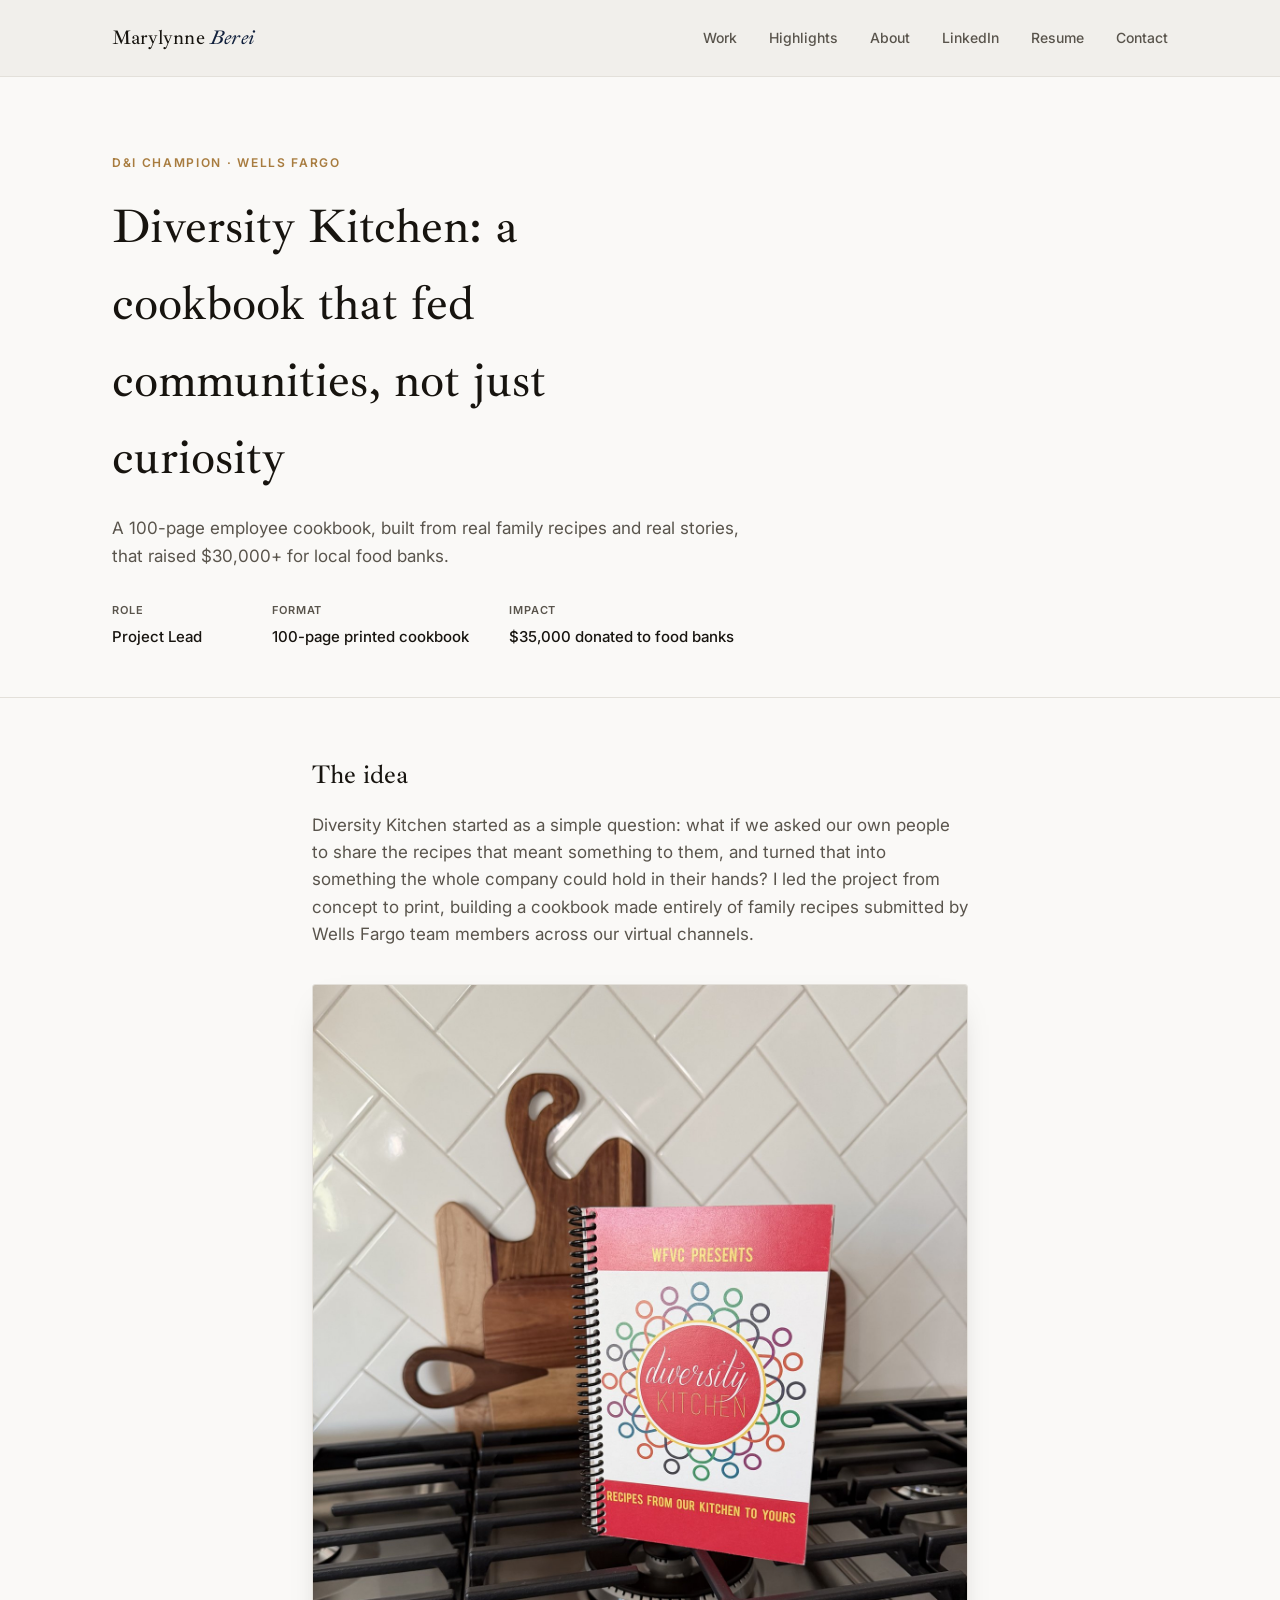
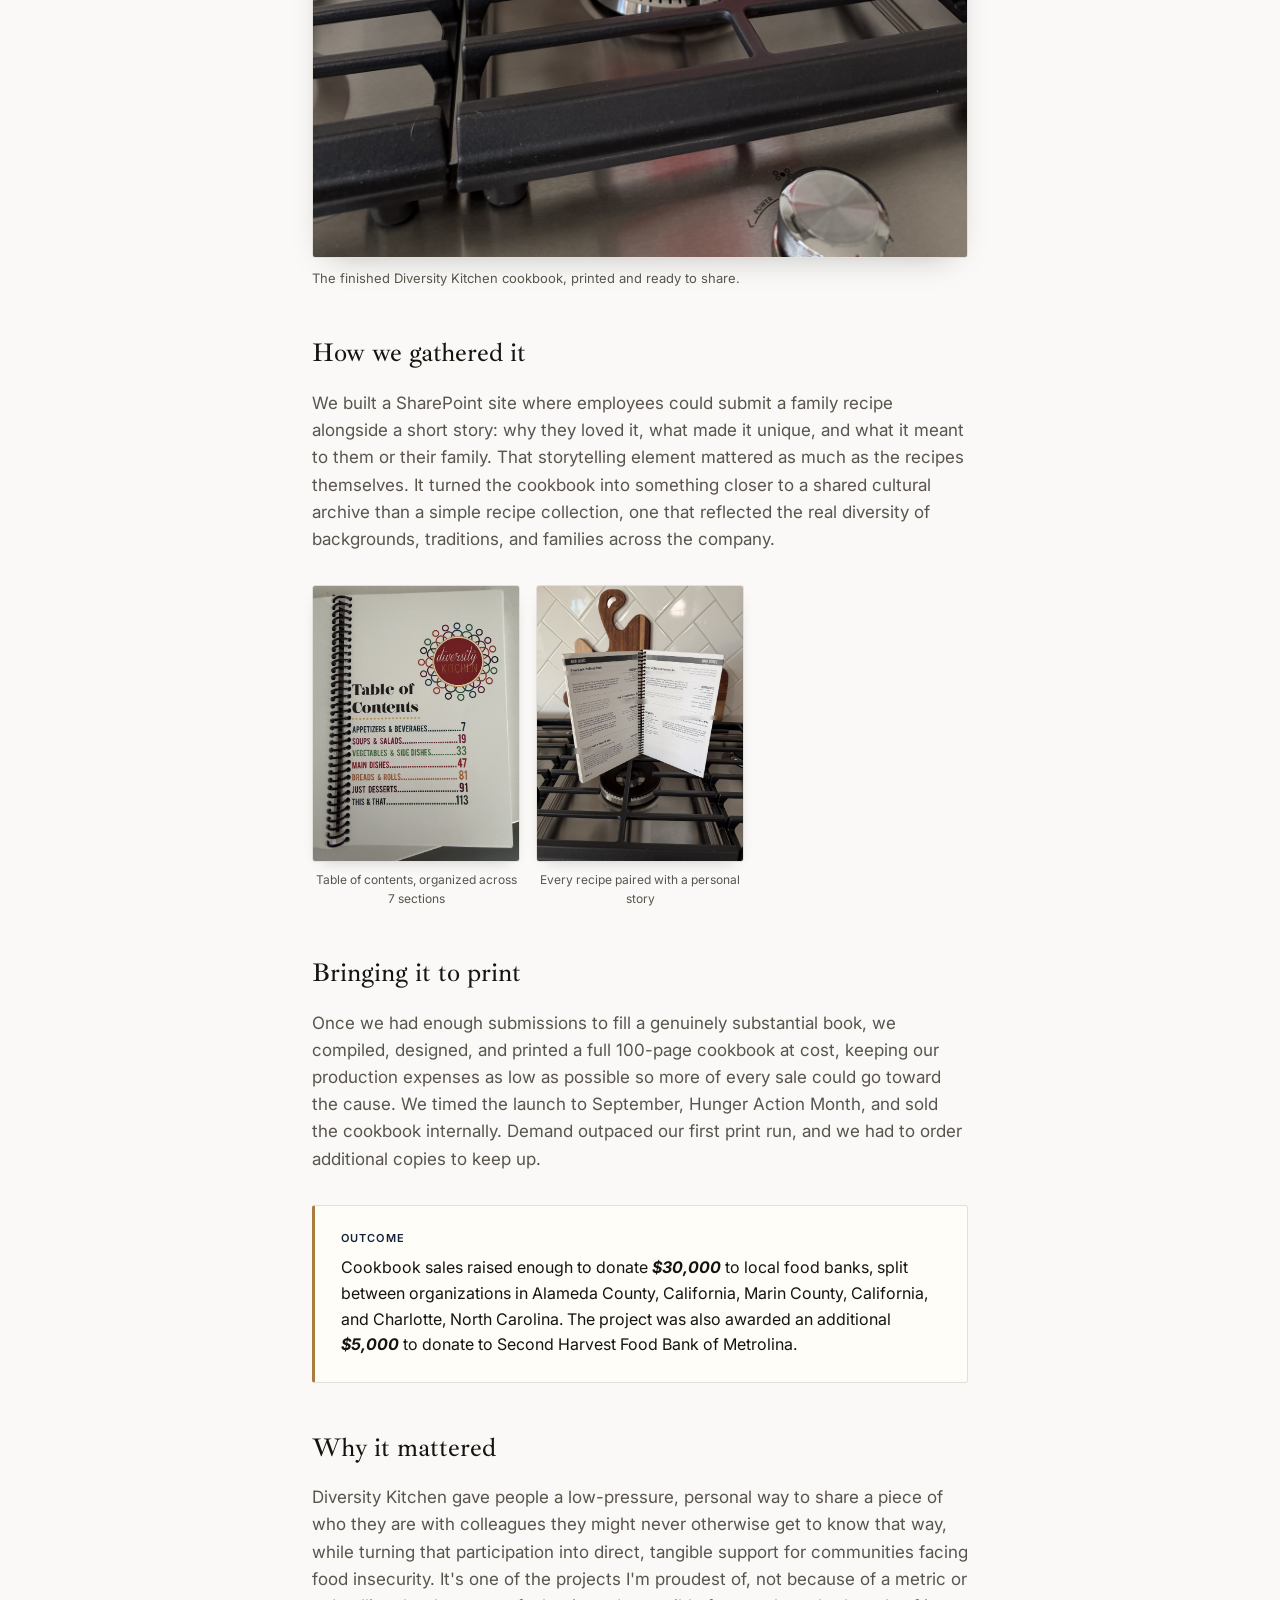
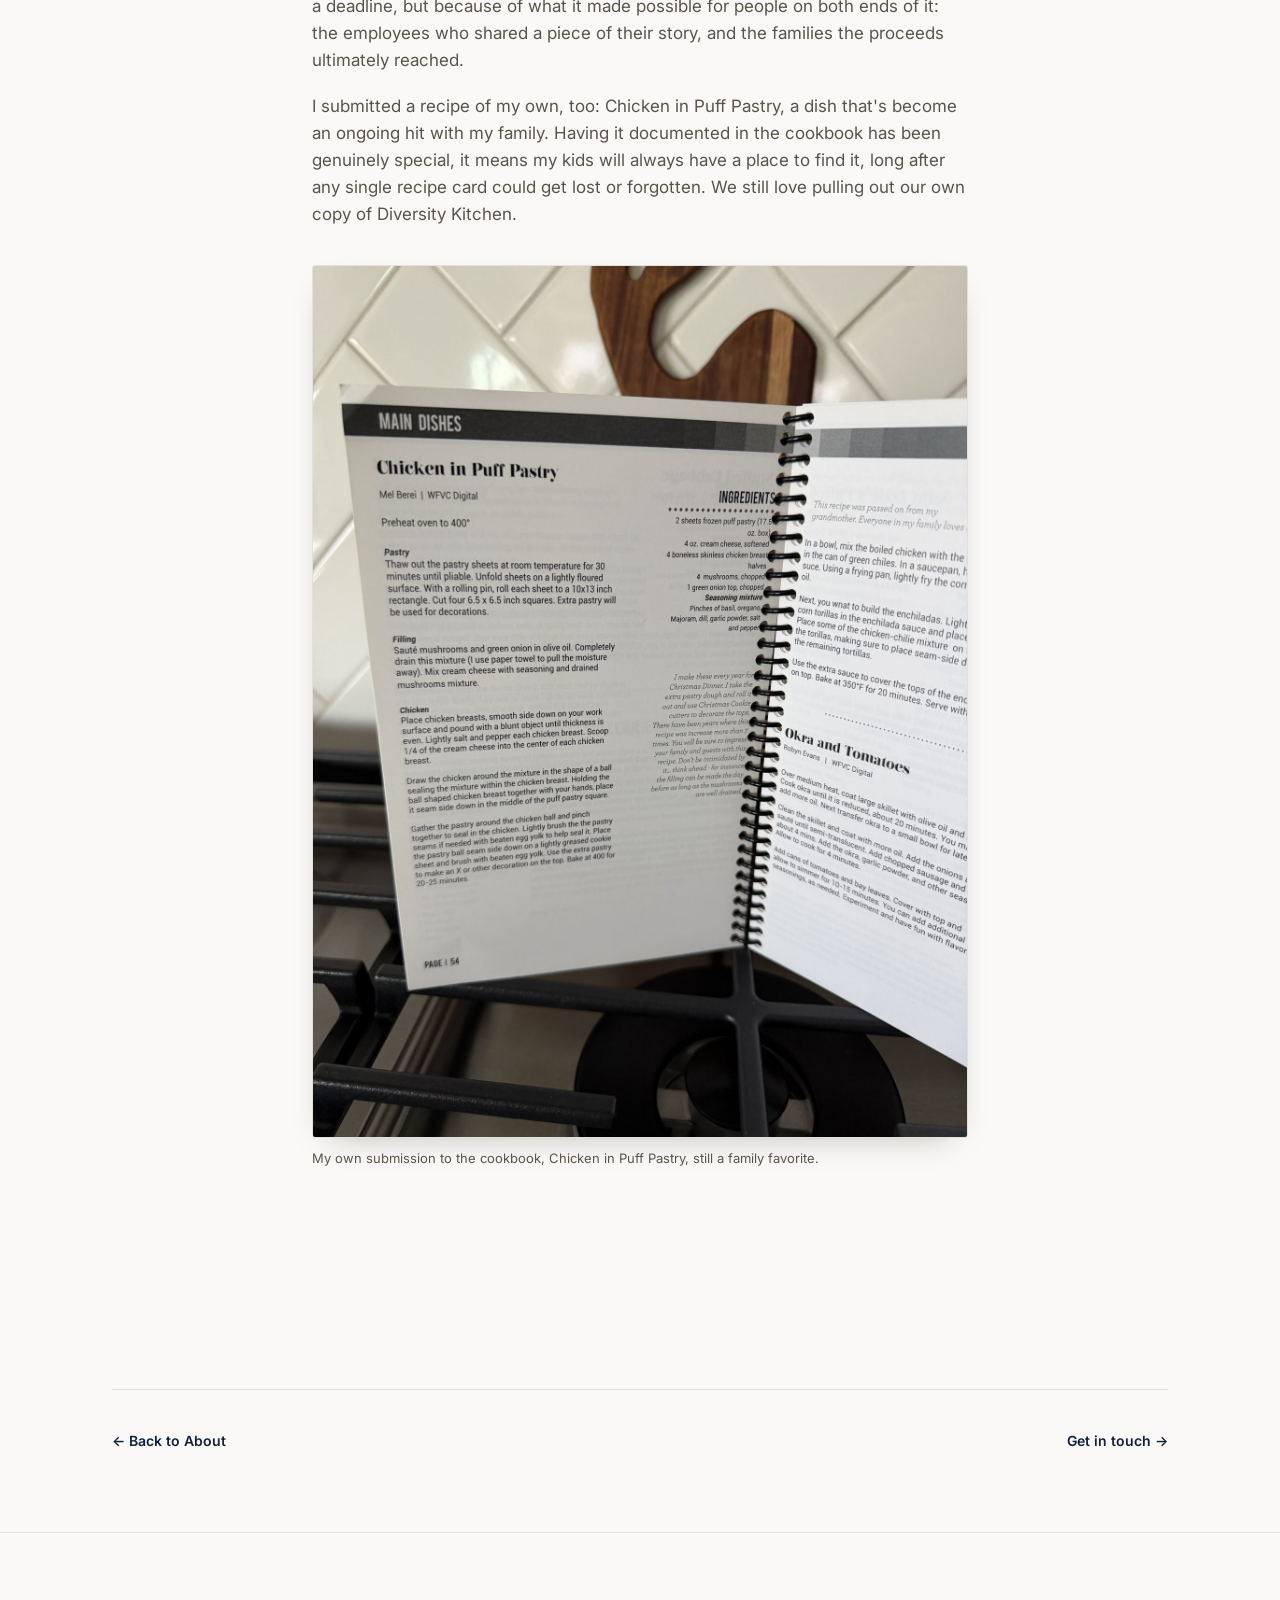
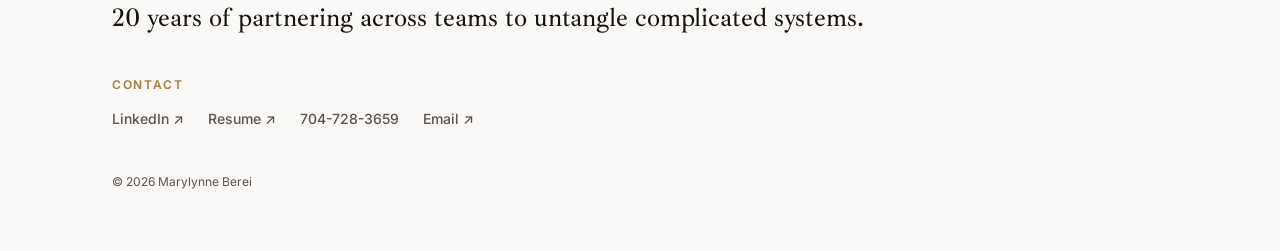
<file: diversity-kitchen.html>
<!doctype html>
<html lang="en">
<head>
<meta charset="utf-8">
<meta name="viewport" content="width=device-width, initial-scale=1">
<title>Diversity Kitchen — Marylynne Berei</title>
<meta name="description" content="Diversity Kitchen: a 100-page employee cookbook that raised $30,000+ for local food banks in California and North Carolina.">
<link rel="stylesheet" href="styles.css">
<script data-goatcounter="https://melberei.goatcounter.com/count" async src="//gc.zgo.at/count.js"></script>
</head>
<body>

<header class="site-header">
  <div class="wrap">
    <a class="brand" href="index.html">Marylynne <span>Berei</span></a>
    <button class="nav-toggle" id="navToggle" aria-label="Toggle menu" aria-expanded="false">
      <span></span><span></span><span></span>
    </button>
    <nav>
      <ul class="nav">
        <li><a href="index.html#work">Work</a></li>
        <li><a href="more-work.html">Highlights</a></li>
        <li><a href="index.html#about">About</a></li>
        <li><a href="https://www.linkedin.com/in/melberei26" target="_blank" rel="noopener">LinkedIn</a></li>
        <li><a href="Berei-Resume-2026.pdf" target="_blank" rel="noopener">Resume</a></li>
        <li><a href="contact.html">Contact</a></li>
      </ul>
    </nav>
  </div>
</header>

<main>
  <section class="cs-hero">
    <div class="wrap">
      <p class="eyebrow">D&amp;I Champion · Wells Fargo</p>
      <h1>Diversity Kitchen: a cookbook that fed communities, not just curiosity</h1>
      <p class="lede" style="margin-top:20px; font-size:17px; color:var(--ink-soft); max-width:60ch;">A 100-page employee cookbook, built from real family recipes and real stories, that raised $30,000+ for local food banks.</p>
      <div class="cs-meta">
        <div><div class="label">Role</div><div class="value">Project Lead</div></div>
        <div><div class="label">Format</div><div class="value">100-page printed cookbook</div></div>
        <div><div class="label">Impact</div><div class="value">$35,000 donated to food banks</div></div>
      </div>
    </div>
  </section>

  <section style="padding-top:0;">
    <div class="wrap cs-body">
      <h2>The idea</h2>
      <p>Diversity Kitchen started as a simple question: what if we asked our own people to share the recipes that meant something to them, and turned that into something the whole company could hold in their hands? I led the project from concept to print, building a cookbook made entirely of family recipes submitted by Wells Fargo team members across our virtual channels.</p>

      <figure class="cs-figure">
        <img src="diversity-kitchen-1.jpeg" alt="Diversity Kitchen cookbook cover, a spiral-bound book with a colorful ring pattern design">
        <p class="caption">The finished Diversity Kitchen cookbook, printed and ready to share.</p>
      </figure>

      <h2>How we gathered it</h2>
      <p>We built a SharePoint site where employees could submit a family recipe alongside a short story: why they loved it, what made it unique, and what it meant to them or their family. That storytelling element mattered as much as the recipes themselves. It turned the cookbook into something closer to a shared cultural archive than a simple recipe collection, one that reflected the real diversity of backgrounds, traditions, and families across the company.</p>

      <div class="cs-detail-grid">
        <figure>
          <img src="diversity-kitchen-3.jpeg" alt="Table of contents showing sections: Appetizers & Beverages, Soups & Salads, Vegetables & Side Dishes, Main Dishes, Breads & Rolls, Just Desserts, This & That">
          <figcaption>Table of contents, organized across 7 sections</figcaption>
        </figure>
        <figure>
          <img src="diversity-kitchen-2.jpeg" alt="Main Dishes section spread showing recipes like Crockpot Pulled Pork and Joy's Chicken Casserole, each with a personal story from the contributor">
          <figcaption>Every recipe paired with a personal story</figcaption>
        </figure>
      </div>

      <h2>Bringing it to print</h2>
      <p>Once we had enough submissions to fill a genuinely substantial book, we compiled, designed, and printed a full 100-page cookbook at cost, keeping our production expenses as low as possible so more of every sale could go toward the cause. We timed the launch to September, Hunger Action Month, and sold the cookbook internally. Demand outpaced our first print run, and we had to order additional copies to keep up.</p>

      <div class="pull-tile">
        <div class="tile-label">Outcome</div>
        <p>Cookbook sales raised enough to donate <b><i>$30,000</i></b> to local food banks, split between organizations in Alameda County, California, Marin County, California, and Charlotte, North Carolina. The project was also awarded an additional <b><i>$5,000</i></b> to donate to Second Harvest Food Bank of Metrolina.</p>
      </div>

      <h2>Why it mattered</h2>
      <p>Diversity Kitchen gave people a low-pressure, personal way to share a piece of who they are with colleagues they might never otherwise get to know that way, while turning that participation into direct, tangible support for communities facing food insecurity. It's one of the projects I'm proudest of, not because of a metric or a deadline, but because of what it made possible for people on both ends of it: the employees who shared a piece of their story, and the families the proceeds ultimately reached.</p>

      <p>I submitted a recipe of my own, too: Chicken in Puff Pastry, a dish that's become an ongoing hit with my family. Having it documented in the cookbook has been genuinely special, it means my kids will always have a place to find it, long after any single recipe card could get lost or forgotten. We still love pulling out our own copy of Diversity Kitchen.</p>

      <figure class="cs-figure">
        <img src="diversity-kitchen-4.jpeg" alt="Chicken in Puff Pastry recipe page from the Diversity Kitchen cookbook, submitted by Mel Berei">
        <p class="caption">My own submission to the cookbook, Chicken in Puff Pastry, still a family favorite.</p>
      </figure>
    </div>
  </section>

  <div class="wrap">
    <div class="cs-nav">
      <a href="index.html#about">← Back to About</a>
      <a href="index.html#contact">Get in touch →</a>
    </div>
  </div>
</main>

<footer id="contact">
  <div class="wrap">
    <div class="footer-grid">
      <div class="footer-cta">
        <h3>20 years of partnering across teams to untangle complicated systems.</h3>
      </div>
      <div>
        <p class="eyebrow" style="margin-bottom:12px;">Contact</p>
        <ul class="footer-links">
          <li><a href="https://www.linkedin.com/in/melberei26" target="_blank" rel="noopener">LinkedIn ↗</a></li>
          <li><a href="Berei-Resume-2026.pdf" target="_blank" rel="noopener">Resume ↗</a></li>
          <li><a href="tel:+17047283659">704-728-3659</a></li>
          <li><a href="mailto:melb122@gmail.com">Email ↗</a></li>
        </ul>
      </div>
    </div>
    <p class="copyright">© 2026 Marylynne Berei</p>
  </div>
</footer>

<script>
  document.getElementById('navToggle').addEventListener('click', function() {
    var nav = document.querySelector('.nav');
    var isOpen = nav.classList.toggle('nav-open');
    this.classList.toggle('open', isOpen);
    this.setAttribute('aria-expanded', isOpen);
  });
</script>
</body>
</html>
</file>
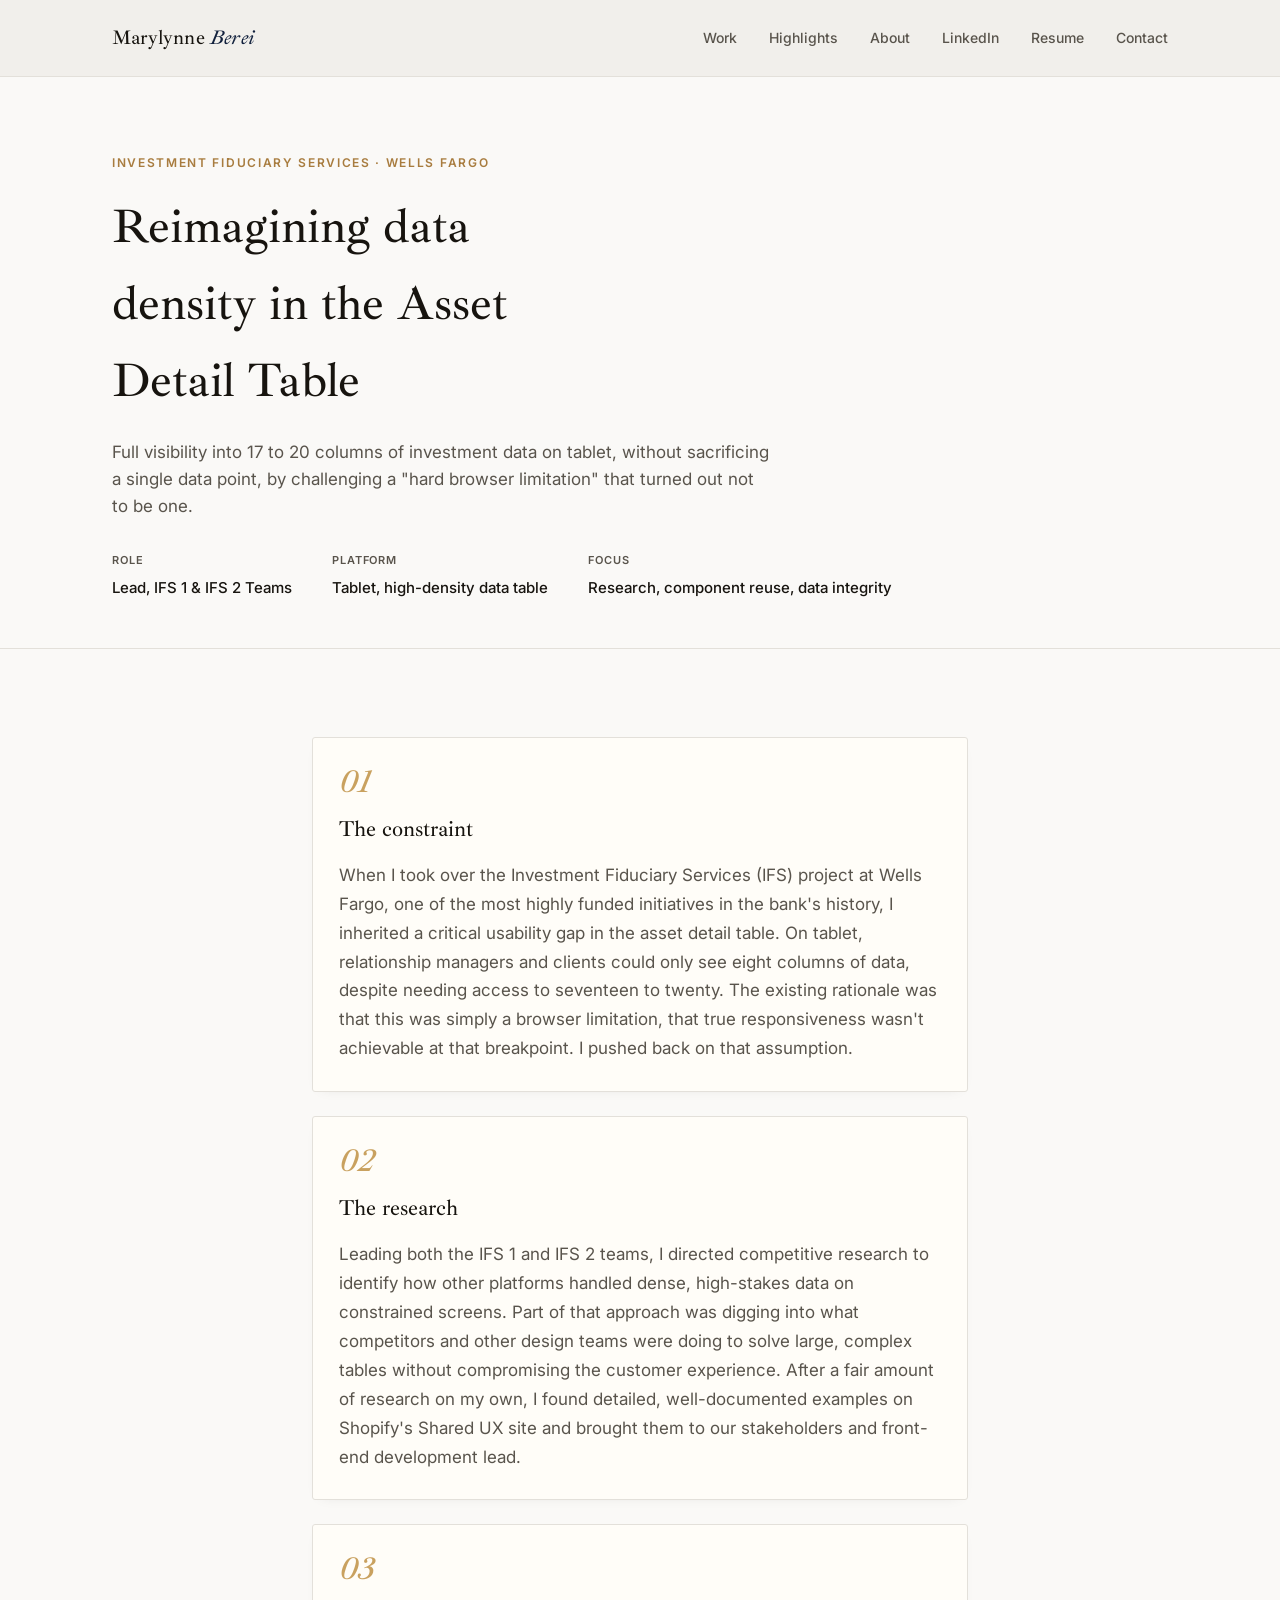
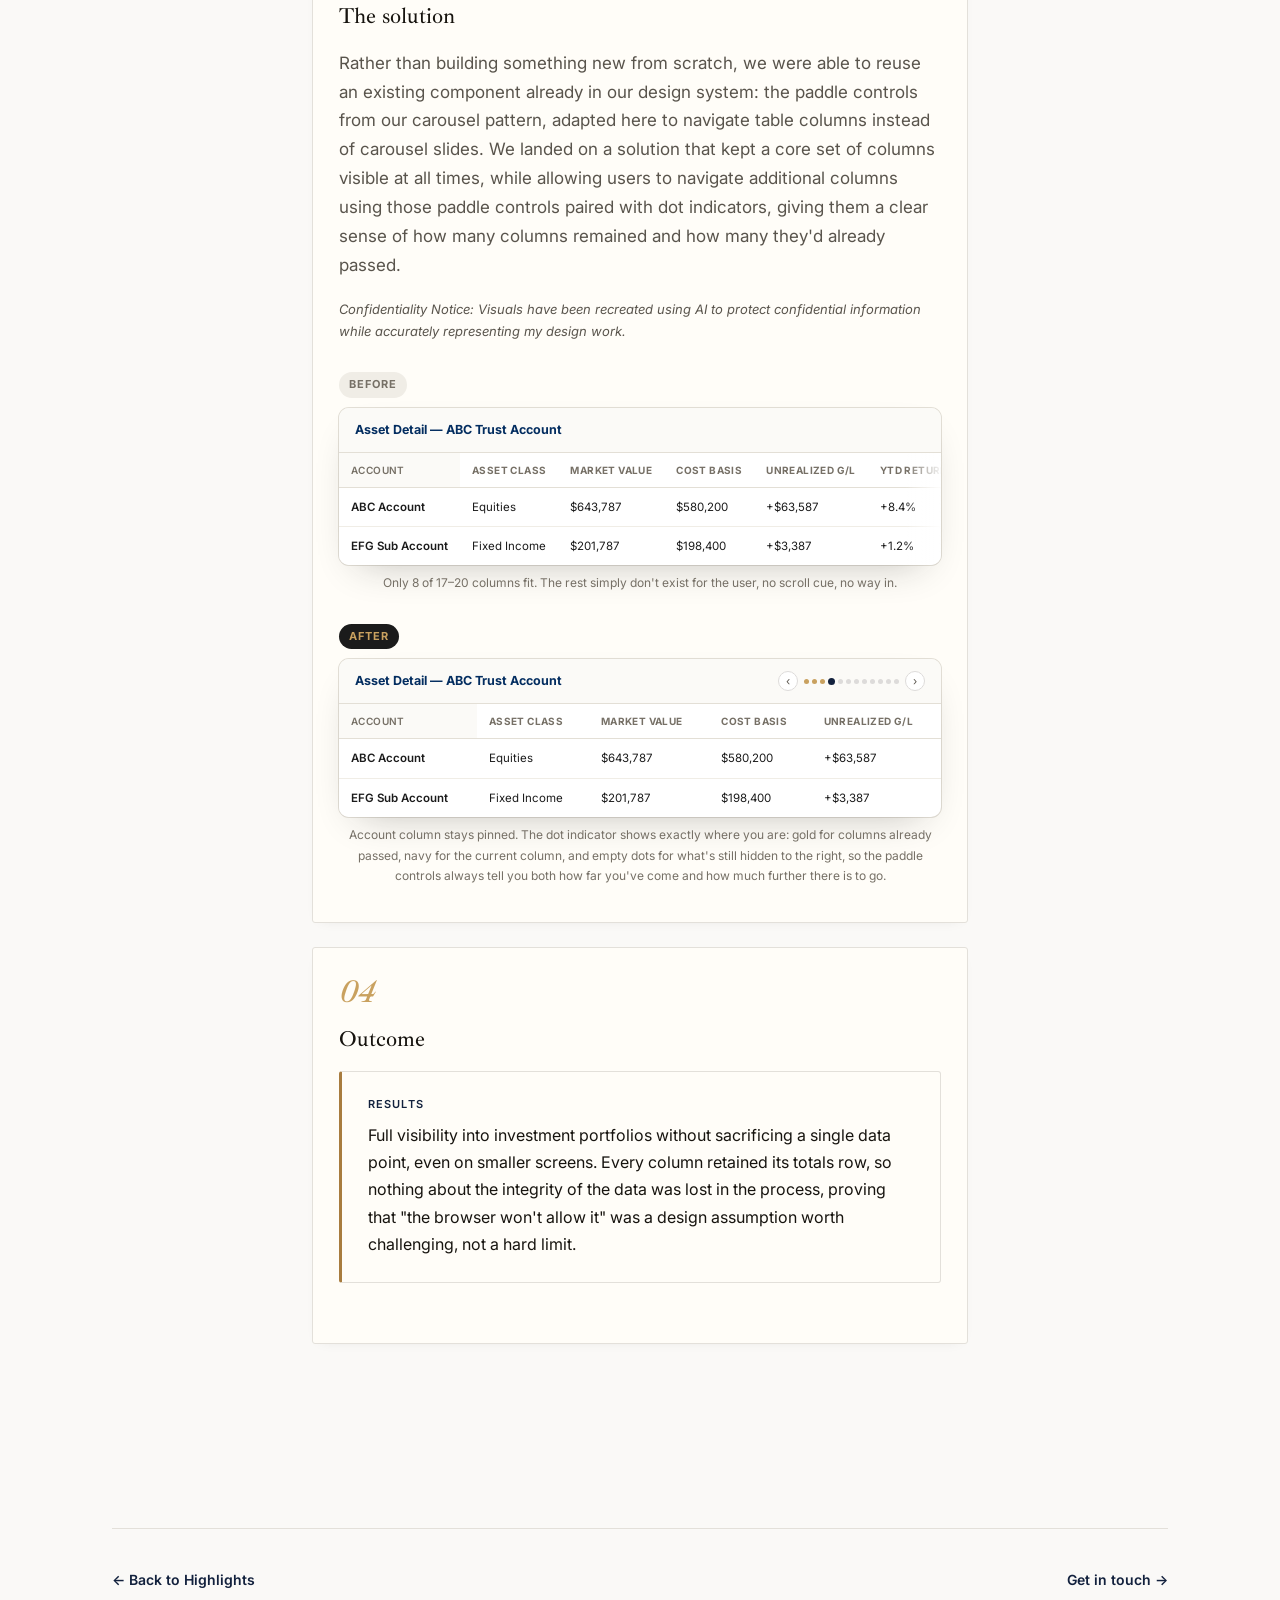
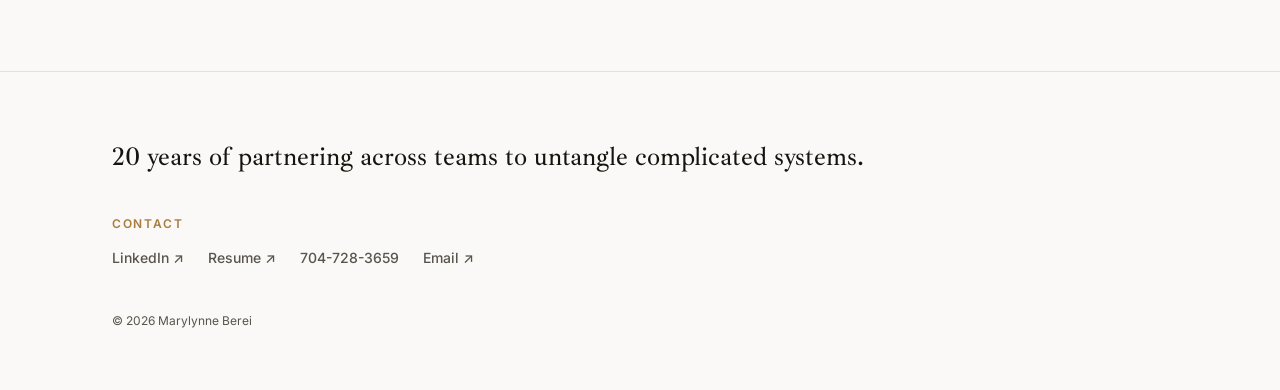
<file: ifs-asset-table.html>
<!doctype html>
<html lang="en">
<head>
<meta charset="utf-8">
<meta name="viewport" content="width=device-width, initial-scale=1">
<title>Asset Detail Table — Marylynne Berei</title>
<meta name="description" content="Reimagining data density in the Investment Fiduciary Services Asset Detail Table — full column visibility on tablet without sacrificing a single data point.">
<link rel="stylesheet" href="styles.css">
<script data-goatcounter="https://melberei.goatcounter.com/count" async src="//gc.zgo.at/count.js"></script>
</head>
<body>

<header class="site-header">
  <div class="wrap">
    <a class="brand" href="index.html">Marylynne <span>Berei</span></a>
    <button class="nav-toggle" id="navToggle" aria-label="Toggle menu" aria-expanded="false">
      <span></span><span></span><span></span>
    </button>
    <nav>
      <ul class="nav">
        <li><a href="index.html#work">Work</a></li>
        <li><a href="more-work.html">Highlights</a></li>
        <li><a href="index.html#about">About</a></li>
        <li><a href="https://www.linkedin.com/in/melberei26" target="_blank" rel="noopener">LinkedIn</a></li>
        <li><a href="Berei-Resume-2026.pdf" target="_blank" rel="noopener">Resume</a></li>
        <li><a href="contact.html">Contact</a></li>
      </ul>
    </nav>
  </div>
</header>

<main>
  <section class="cs-hero">
    <div class="wrap">
      <p class="eyebrow">Investment Fiduciary Services · Wells Fargo</p>
      <h1>Reimagining data density in the Asset Detail Table</h1>
      <p class="lede" style="margin-top:20px; font-size:17px; color:var(--ink-soft); max-width:60ch;">Full visibility into 17 to 20 columns of investment data on tablet, without sacrificing a single data point, by challenging a "hard browser limitation" that turned out not to be one.</p>
      <div class="cs-meta">
        <div><div class="label">Role</div><div class="value">Lead, IFS 1 &amp; IFS 2 Teams</div></div>
        <div><div class="label">Platform</div><div class="value">Tablet, high-density data table</div></div>
        <div><div class="label">Focus</div><div class="value">Research, component reuse, data integrity</div></div>
      </div>
    </div>
  </section>

  <section style="padding-top:0;">
    <div class="wrap cs-body">

      <div class="pb-grid" style="margin-top:32px;">

        <div class="pb-block">
          <div class="pb-num">01</div>
          <div class="pb-content">
            <h2>The constraint</h2>
            <p>When I took over the Investment Fiduciary Services (IFS) project at Wells Fargo, one of the most highly funded initiatives in the bank's history, I inherited a critical usability gap in the asset detail table. On tablet, relationship managers and clients could only see eight columns of data, despite needing access to seventeen to twenty. The existing rationale was that this was simply a browser limitation, that true responsiveness wasn't achievable at that breakpoint. I pushed back on that assumption.</p>
          </div>
        </div>

        <div class="pb-block">
          <div class="pb-num">02</div>
          <div class="pb-content">
            <h2>The research</h2>
            <p>Leading both the IFS 1 and IFS 2 teams, I directed competitive research to identify how other platforms handled dense, high-stakes data on constrained screens. Part of that approach was digging into what competitors and other design teams were doing to solve large, complex tables without compromising the customer experience. After a fair amount of research on my own, I found detailed, well-documented examples on Shopify's Shared UX site and brought them to our stakeholders and front-end development lead.</p>
          </div>
        </div>

        <div class="pb-block">
          <div class="pb-num">03</div>
          <div class="pb-content">
            <h2>The solution</h2>
            <p>Rather than building something new from scratch, we were able to reuse an existing component already in our design system: the paddle controls from our carousel pattern, adapted here to navigate table columns instead of carousel slides. We landed on a solution that kept a core set of columns visible at all times, while allowing users to navigate additional columns using those paddle controls paired with dot indicators, giving them a clear sense of how many columns remained and how many they'd already passed.</p>

            <p style="font-size:13px; font-style:italic; color:var(--ink-soft); max-width:640px; margin:16px 0 0;">Confidentiality Notice: Visuals have been recreated using AI to protect confidential information while accurately representing my design work.</p>

            <div class="ifs-table-mockup">
              <style>
                .ifs-table-mockup, .ifs-table-mockup *{ box-sizing:border-box; }
                .ifs-table-mockup{ font-family:'Inter',sans-serif; margin:28px 0 8px; }
                .ifs-table-mockup .ba-label{
                  font-size:11px; font-weight:700; letter-spacing:1px; text-transform:uppercase;
                  margin:0 0 10px; padding:4px 10px; border-radius:20px; display:inline-block;
                }
                .ifs-table-mockup .ba-label.before{ background:#F0EDE6; color:#767066; }
                .ifs-table-mockup .ba-label.after{ background:#1B1B1B; color:#C9A15F; }
                .ifs-table-mockup .tbl-window{
                  background:#fff; border-radius:10px; overflow:hidden;
                  box-shadow:0 16px 40px -20px rgba(27,27,27,0.3), 0 0 0 1px #E3DFD6;
                  margin-bottom:8px;
                }
                .ifs-table-mockup .tbl-toolbar{
                  display:flex; align-items:center; justify-content:space-between;
                  padding:12px 16px; border-bottom:1px solid #E3DFD6; background:#FBFAF7;
                }
                .ifs-table-mockup .tbl-toolbar .acct{ font-size:12.5px; font-weight:700; color:#032D60; }
                .ifs-table-mockup .paddle-nav{ display:flex; align-items:center; gap:6px; }
                .ifs-table-mockup .paddle-btn{
                  width:20px; height:20px; border-radius:50%; border:1px solid #DDDBDA;
                  display:flex; align-items:center; justify-content:center;
                  font-size:11px; color:#59544C; background:#fff; flex-shrink:0;
                }
                .ifs-table-mockup .paddle-dots{ display:flex; align-items:center; gap:3px; }
                .ifs-table-mockup .paddle-dots span{ width:5px; height:5px; border-radius:50%; background:#DDDBDA; }
                .ifs-table-mockup .paddle-dots span.passed{ background:#C9A15F; }
                .ifs-table-mockup .paddle-dots span.current{ background:#12213D; width:7px; height:7px; }
                .ifs-table-mockup table{ width:100%; border-collapse:collapse; font-size:11.5px; }
                .ifs-table-mockup th{
                  text-align:left; font-size:10px; font-weight:700; letter-spacing:.4px; text-transform:uppercase;
                  color:#767066; padding:9px 12px; border-bottom:1px solid #E3DFD6; white-space:nowrap;
                }
                .ifs-table-mockup td{
                  padding:10px 12px; border-bottom:1px solid #F0EDE6; color:#1B1B1B; white-space:nowrap;
                }
                .ifs-table-mockup tr:last-child td{ border-bottom:none; }
                .ifs-table-mockup .sticky-col{
                  position:sticky; left:0; background:#fff; font-weight:600;
                  box-shadow:2px 0 4px -2px rgba(0,0,0,0.08);
                }
                .ifs-table-mockup th.sticky-col{ background:#FBFAF7; }
                .ifs-table-mockup .tbl-scroll-before{ overflow:hidden; position:relative; }
                .ifs-table-mockup .tbl-fade{
                  position:absolute; top:0; right:0; bottom:0; width:36px;
                  background:linear-gradient(to right, rgba(255,255,255,0), rgba(255,255,255,0.95));
                  pointer-events:none;
                }
                .ifs-table-mockup .tbl-scroll-after{ overflow-x:auto; }
                .ifs-table-mockup .ba-caption{ font-size:12px; color:#767066; margin-top:4px; margin-bottom:28px; text-align:center; }
              </style>

              <span class="ba-label before">Before</span>
              <div class="tbl-window">
                <div class="tbl-toolbar">
                  <span class="acct">Asset Detail — ABC Trust Account</span>
                </div>
                <div class="tbl-scroll-before">
                  <table>
                    <thead>
                      <tr>
                        <th class="sticky-col">Account</th>
                        <th>Asset Class</th>
                        <th>Market Value</th>
                        <th>Cost Basis</th>
                        <th>Unrealized G/L</th>
                        <th>YTD Return</th>
                        <th>Yield</th>
                        <th>Alloc %</th>
                      </tr>
                    </thead>
                    <tbody>
                      <tr>
                        <td class="sticky-col">ABC Account</td>
                        <td>Equities</td>
                        <td>$643,787</td>
                        <td>$580,200</td>
                        <td>+$63,587</td>
                        <td>+8.4%</td>
                        <td>1.8%</td>
                        <td>56.7%</td>
                      </tr>
                      <tr>
                        <td class="sticky-col">EFG Sub Account</td>
                        <td>Fixed Income</td>
                        <td>$201,787</td>
                        <td>$198,400</td>
                        <td>+$3,387</td>
                        <td>+1.2%</td>
                        <td>4.1%</td>
                        <td>17.7%</td>
                      </tr>
                    </tbody>
                  </table>
                  <div class="tbl-fade"></div>
                </div>
              </div>
              <p class="ba-caption">Only 8 of 17&ndash;20 columns fit. The rest simply don't exist for the user, no scroll cue, no way in.</p>

              <span class="ba-label after">After</span>
              <div class="tbl-window">
                <div class="tbl-toolbar">
                  <span class="acct">Asset Detail — ABC Trust Account</span>
                  <div class="paddle-nav">
                    <div class="paddle-btn">‹</div>
                    <div class="paddle-dots">
                      <span class="passed"></span><span class="passed"></span><span class="passed"></span><span class="current"></span>
                      <span></span><span></span><span></span><span></span><span></span><span></span><span></span><span></span>
                    </div>
                    <div class="paddle-btn">›</div>
                  </div>
                </div>
                <div class="tbl-scroll-after">
                  <table>
                    <thead>
                      <tr>
                        <th class="sticky-col">Account</th>
                        <th>Asset Class</th>
                        <th>Market Value</th>
                        <th>Cost Basis</th>
                        <th>Unrealized G/L</th>
                      </tr>
                    </thead>
                    <tbody>
                      <tr>
                        <td class="sticky-col">ABC Account</td>
                        <td>Equities</td>
                        <td>$643,787</td>
                        <td>$580,200</td>
                        <td>+$63,587</td>
                      </tr>
                      <tr>
                        <td class="sticky-col">EFG Sub Account</td>
                        <td>Fixed Income</td>
                        <td>$201,787</td>
                        <td>$198,400</td>
                        <td>+$3,387</td>
                      </tr>
                    </tbody>
                  </table>
                </div>
              </div>
              <p class="ba-caption">Account column stays pinned. The dot indicator shows exactly where you are: gold for columns already passed, navy for the current column, and empty dots for what's still hidden to the right, so the paddle controls always tell you both how far you've come and how much further there is to go.</p>
            </div>

          </div>
        </div>

        <div class="pb-block">
          <div class="pb-num">04</div>
          <div class="pb-content">
            <h2>Outcome</h2>
            <div class="pull-tile" style="margin-top:0;">
              <div class="tile-label">Results</div>
              <p>Full visibility into investment portfolios without sacrificing a single data point, even on smaller screens. Every column retained its totals row, so nothing about the integrity of the data was lost in the process, proving that "the browser won't allow it" was a design assumption worth challenging, not a hard limit.</p>
            </div>
          </div>
        </div>

      </div>

    </div>
  </section>

  <div class="wrap">
    <div class="cs-nav">
      <a href="more-work.html">← Back to Highlights</a>
      <a href="contact.html">Get in touch →</a>
    </div>
  </div>
</main>

<footer id="contact">
  <div class="wrap">
    <div class="footer-grid">
      <div class="footer-cta">
        <h3>20 years of partnering across teams to untangle complicated systems.</h3>
      </div>
      <div>
        <p class="eyebrow" style="margin-bottom:12px;">Contact</p>
        <ul class="footer-links">
          <li><a href="https://www.linkedin.com/in/melberei26" target="_blank" rel="noopener">LinkedIn ↗</a></li>
          <li><a href="Berei-Resume-2026.pdf" target="_blank" rel="noopener">Resume ↗</a></li>
          <li><a href="tel:+17047283659">704-728-3659</a></li>
          <li><a href="mailto:melb122@gmail.com">Email ↗</a></li>
        </ul>
      </div>
    </div>
    <p class="copyright">© 2026 Marylynne Berei</p>
  </div>
</footer>

<script>
  document.getElementById('navToggle').addEventListener('click', function() {
    var nav = document.querySelector('.nav');
    var isOpen = nav.classList.toggle('nav-open');
    this.classList.toggle('open', isOpen);
    this.setAttribute('aria-expanded', isOpen);
  });
</script>
</body>
</html>
</file>
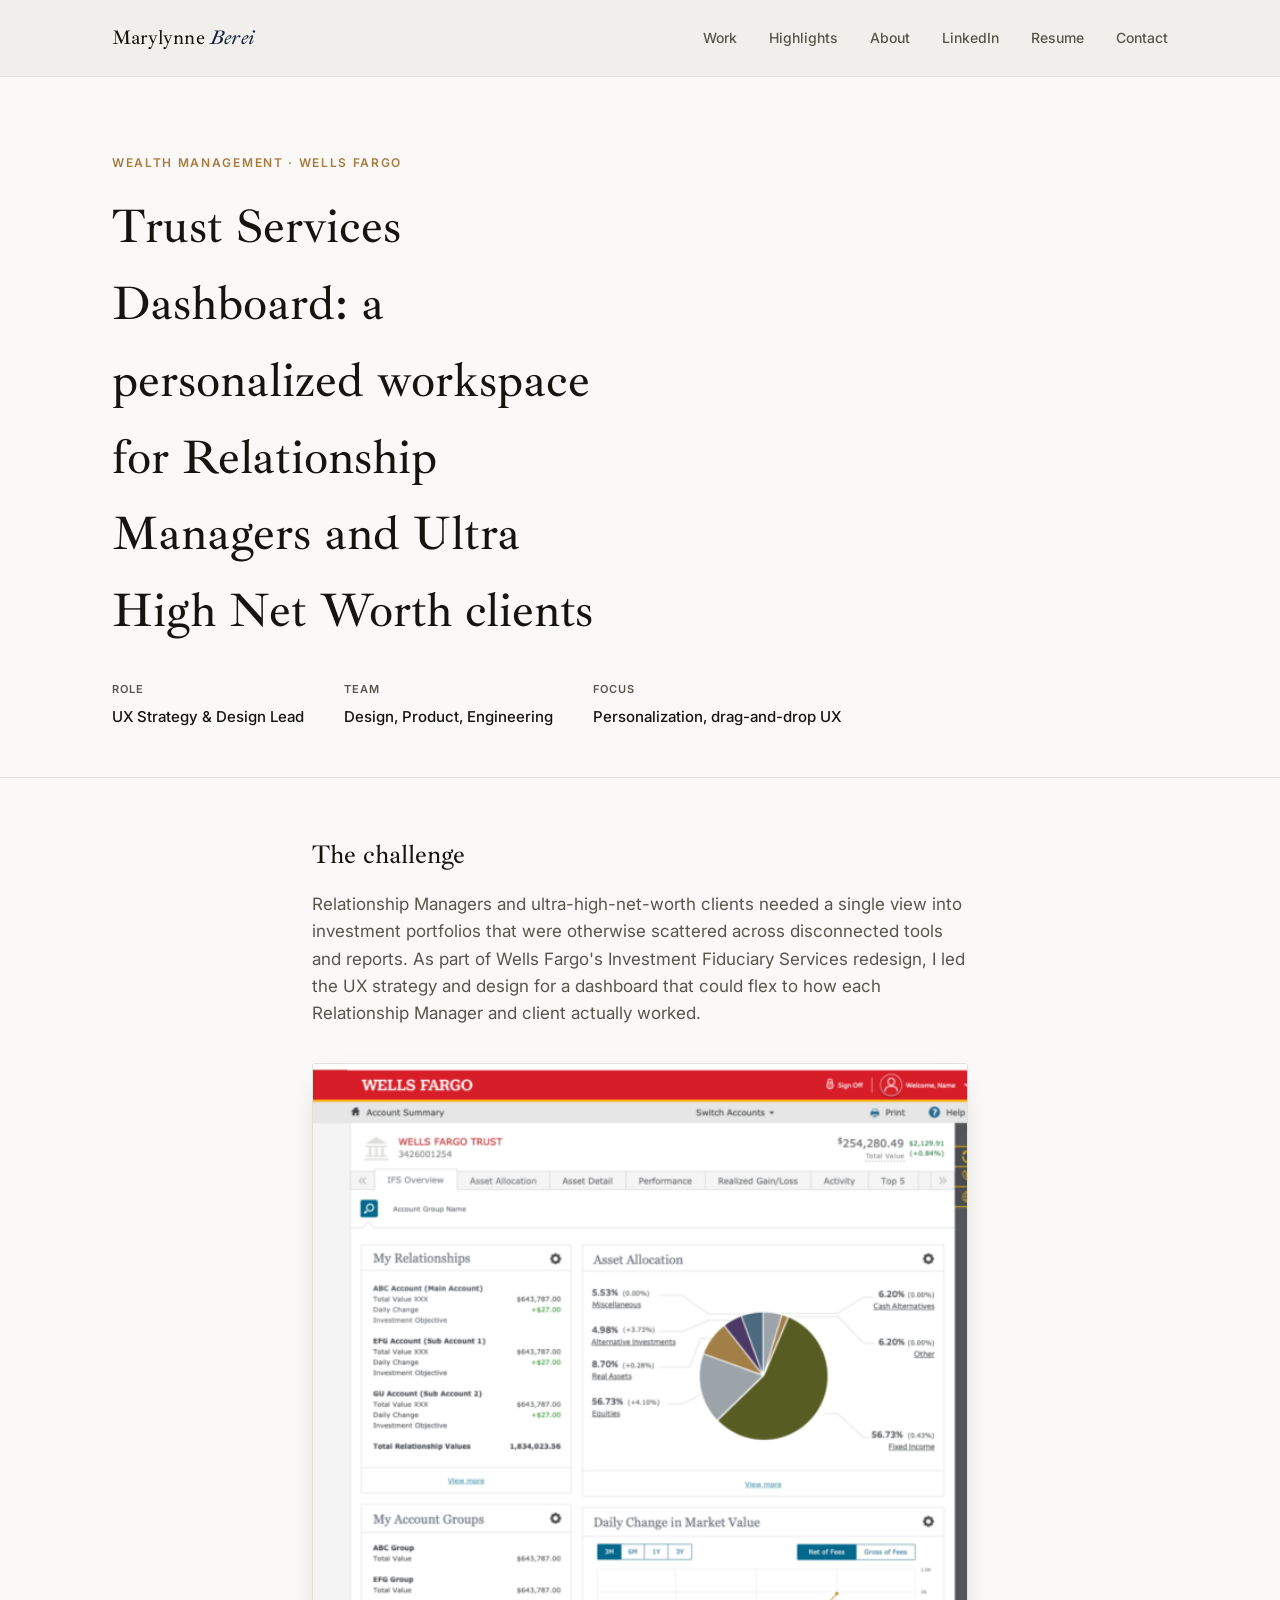
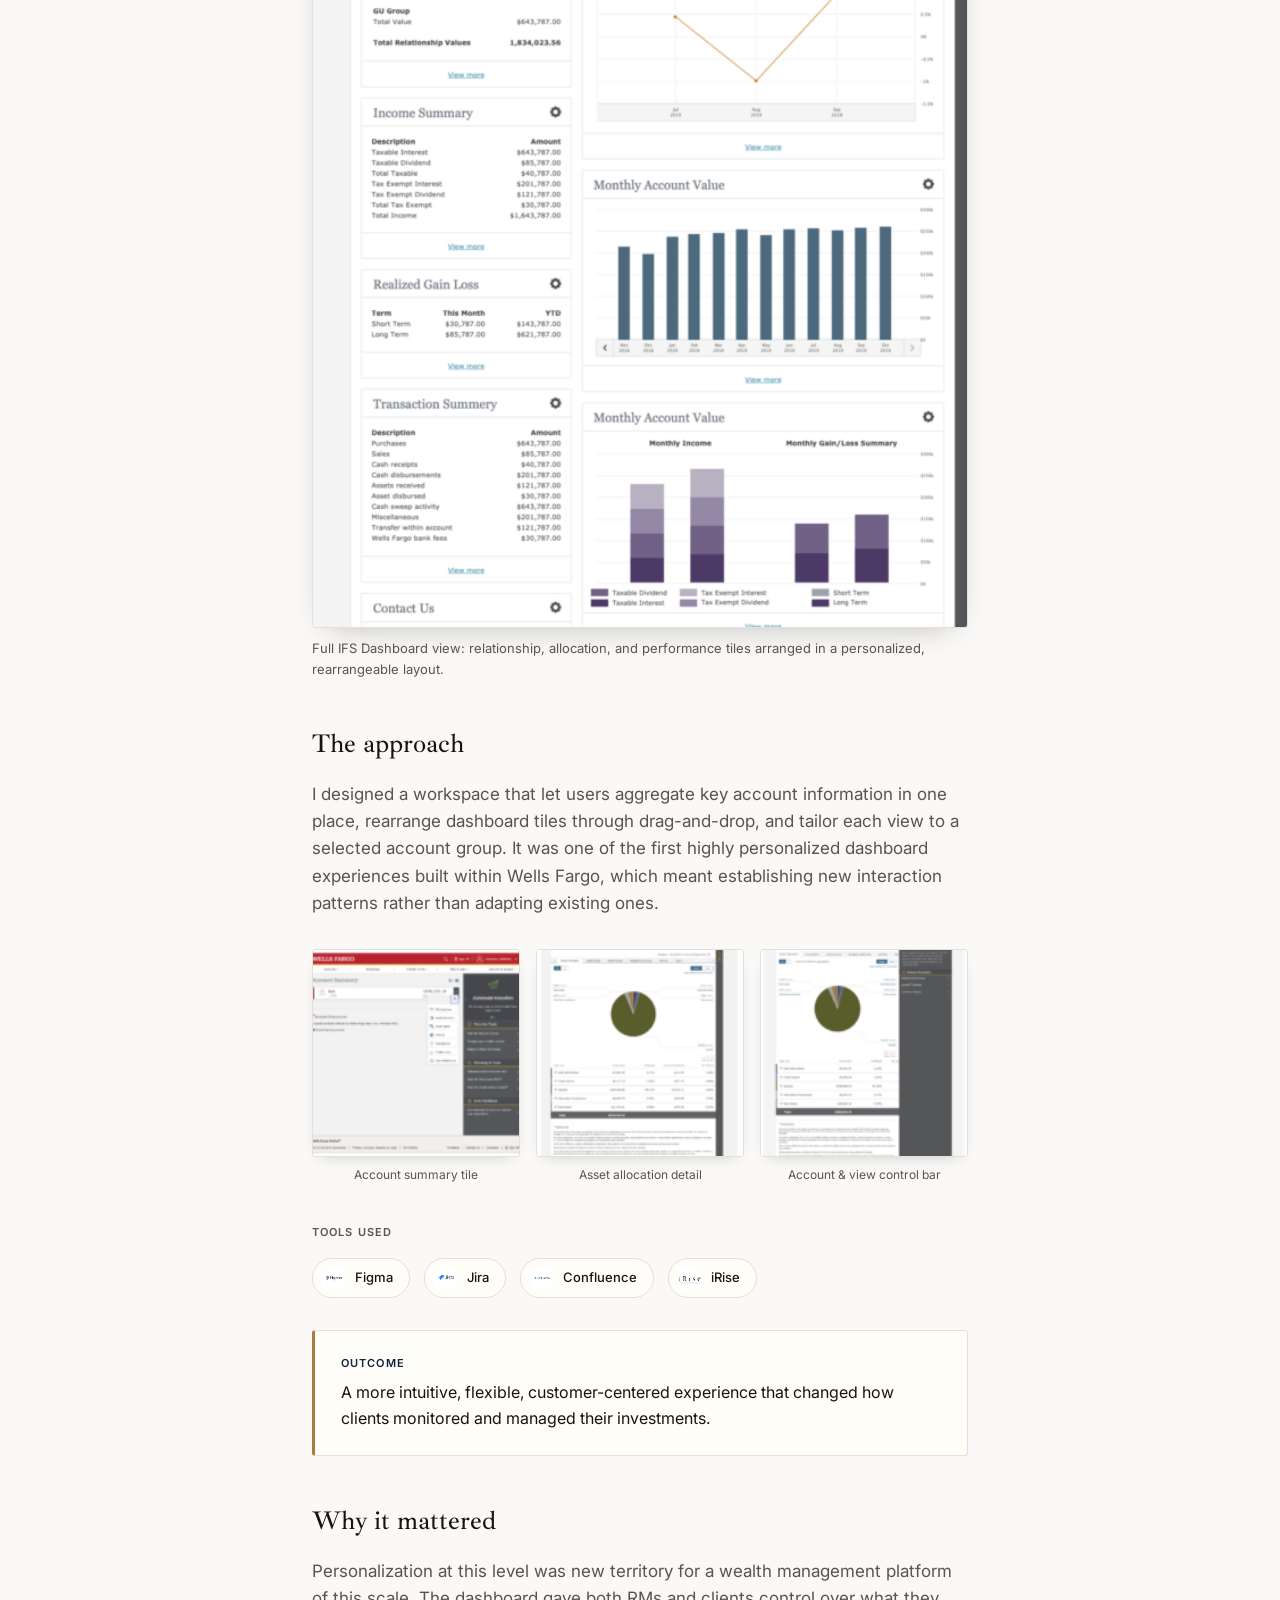
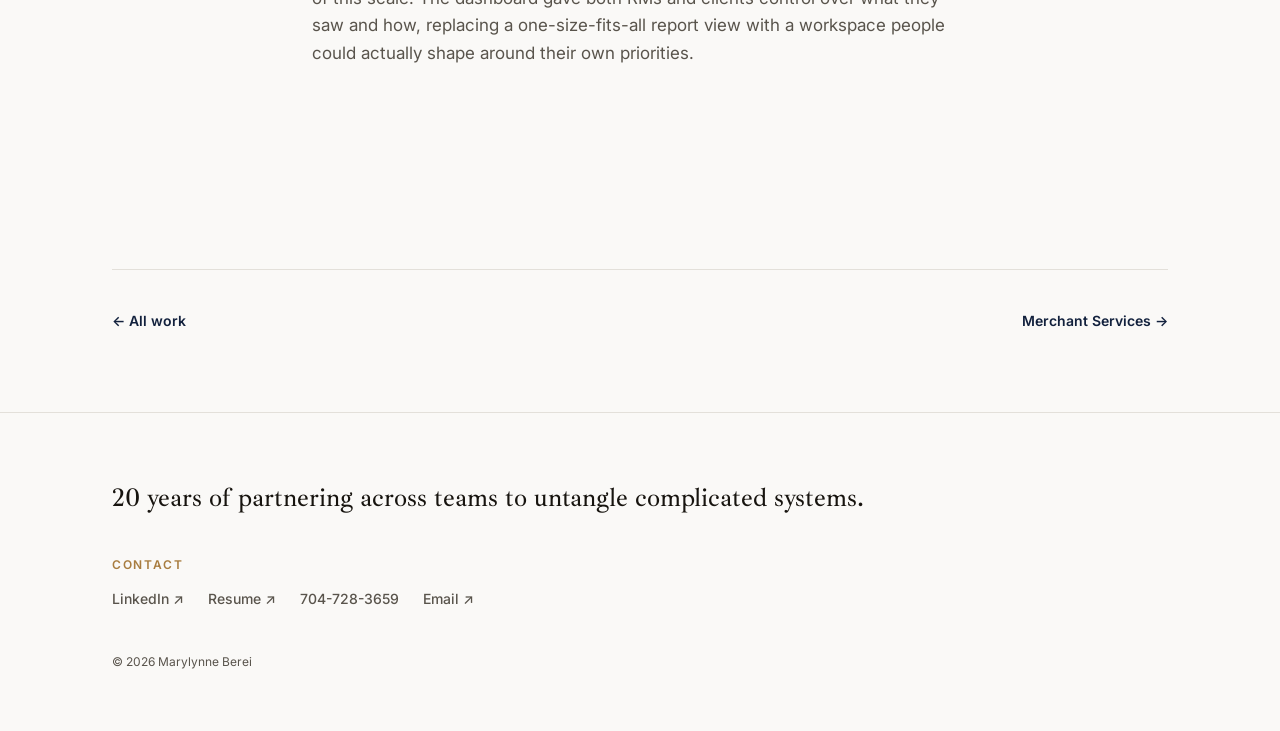
<file: ifs-dash.html>
<!doctype html>
<html lang="en">
<head>
<meta charset="utf-8">
<meta name="viewport" content="width=device-width, initial-scale=1">
<title>Trust Services Dashboard · Marylynne Berei</title>
<link rel="stylesheet" href="styles.css">
<script data-goatcounter="https://melberei.goatcounter.com/count" async src="//gc.zgo.at/count.js"></script>
</head>
<body>

<header class="site-header">
  <div class="wrap">
    <a class="brand" href="index.html">Marylynne <span>Berei</span></a>
    <button class="nav-toggle" id="navToggle" aria-label="Toggle menu" aria-expanded="false">
      <span></span><span></span><span></span>
    </button>
    <nav>
      <ul class="nav">
        <li><a href="index.html#work">Work</a></li>
        <li><a href="more-work.html">Highlights</a></li>
        <li><a href="index.html#about">About</a></li>
        <li><a href="https://www.linkedin.com/in/melberei26" target="_blank" rel="noopener">LinkedIn</a></li>
        <li><a href="Berei-Resume-2026.pdf" target="_blank" rel="noopener">Resume</a></li>
        <li><a href="contact.html">Contact</a></li>
      </ul>
    </nav>
  </div>
</header>

<main>
  <section class="cs-hero">
    <div class="wrap">
      <p class="eyebrow">Wealth Management · Wells Fargo</p>
      <h1>Trust Services Dashboard: a personalized workspace for Relationship Managers and Ultra High Net Worth clients</h1>
      <div class="cs-meta">
        <div><div class="label">Role</div><div class="value">UX Strategy &amp; Design Lead</div></div>
        <div><div class="label">Team</div><div class="value">Design, Product, Engineering</div></div>
        <div><div class="label">Focus</div><div class="value">Personalization, drag-and-drop UX</div></div>
      </div>
    </div>
  </section>

  <section style="padding-top:0;">
    <div class="wrap cs-body">
      <h2>The challenge</h2>
      <p>Relationship Managers and ultra-high-net-worth clients needed a single view into investment portfolios that were otherwise scattered across disconnected tools and reports. As part of Wells Fargo's Investment Fiduciary Services redesign, I led the UX strategy and design for a dashboard that could flex to how each Relationship Manager and client actually worked.</p>

      <figure class="cs-figure">
        <img src="ifs-dashboard-full.png" alt="IFS Dashboard full view showing account relationships, asset allocation, daily change in market value, and transaction summary tiles">
        <p class="caption">Full IFS Dashboard view: relationship, allocation, and performance tiles arranged in a personalized, rearrangeable layout.</p>
      </figure>

      <h2>The approach</h2>
      <p>I designed a workspace that let users aggregate key account information in one place, rearrange dashboard tiles through drag-and-drop, and tailor each view to a selected account group. It was one of the first highly personalized dashboard experiences built within Wells Fargo, which meant establishing new interaction patterns rather than adapting existing ones.</p>

      <div class="cs-detail-grid">
        <figure>
          <img src="ifs-account-summary.png" alt="Account summary tile detail">
          <figcaption>Account summary tile</figcaption>
        </figure>
        <figure>
          <img src="ifs-asset-details.png" alt="Asset allocation detail view">
          <figcaption>Asset allocation detail</figcaption>
        </figure>
        <figure>
          <img src="ifs-control-bar.png" alt="Dashboard control bar showing account and view toggles">
          <figcaption>Account &amp; view control bar</figcaption>
        </figure>
      </div>

      <div class="tools-used">
        <div class="tile-label">Tools used</div>
        <div class="tools-row">
          <div class="tool-chip"><img src="figma-logo.png" alt="Figma"><span>Figma</span></div>
          <div class="tool-chip"><img src="jira-logo.png" alt="Jira"><span>Jira</span></div>
          <div class="tool-chip"><img src="confluence-logo.png" alt="Confluence"><span>Confluence</span></div>
          <div class="tool-chip"><img src="irise-logo.avif" alt="iRise"><span>iRise</span></div>
        </div>
      </div>

      <div class="pull-tile">
        <div class="tile-label">Outcome</div>
        <p>A more intuitive, flexible, customer-centered experience that changed how clients monitored and managed their investments.</p>
      </div>

      <h2>Why it mattered</h2>
      <p>Personalization at this level was new territory for a wealth management platform of this scale. The dashboard gave both RMs and clients control over what they saw and how, replacing a one-size-fits-all report view with a workspace people could actually shape around their own priorities.</p>
    </div>
  </section>

  <div class="wrap">
    <div class="cs-nav">
      <a href="index.html#work">← All work</a>
      <a href="merchant-services.html">Merchant Services →</a>
    </div>
  </div>
</main>

<footer id="contact">
  <div class="wrap">
    <div class="footer-grid">
      <div class="footer-cta">
        <h3>20 years of partnering across teams to untangle complicated systems.</h3>
      </div>
      <div>
        <p class="eyebrow" style="margin-bottom:12px;">Contact</p>
        <ul class="footer-links">
          <li><a href="https://www.linkedin.com/in/melberei26" target="_blank" rel="noopener">LinkedIn ↗</a></li>
          <li><a href="Berei-Resume-2026.pdf" target="_blank" rel="noopener">Resume ↗</a></li>
          <li><a href="tel:+17047283659">704-728-3659</a></li>
          <li><a href="mailto:melb122@gmail.com">Email ↗</a></li>
        </ul>
      </div>
    </div>
    <p class="copyright">© 2026 Marylynne Berei</p>
  </div>
</footer>

<script>
  document.getElementById('navToggle').addEventListener('click', function() {
    var nav = document.querySelector('.nav');
    var isOpen = nav.classList.toggle('nav-open');
    this.classList.toggle('open', isOpen);
    this.setAttribute('aria-expanded', isOpen);
  });
</script>
</body>
</html>
</file>
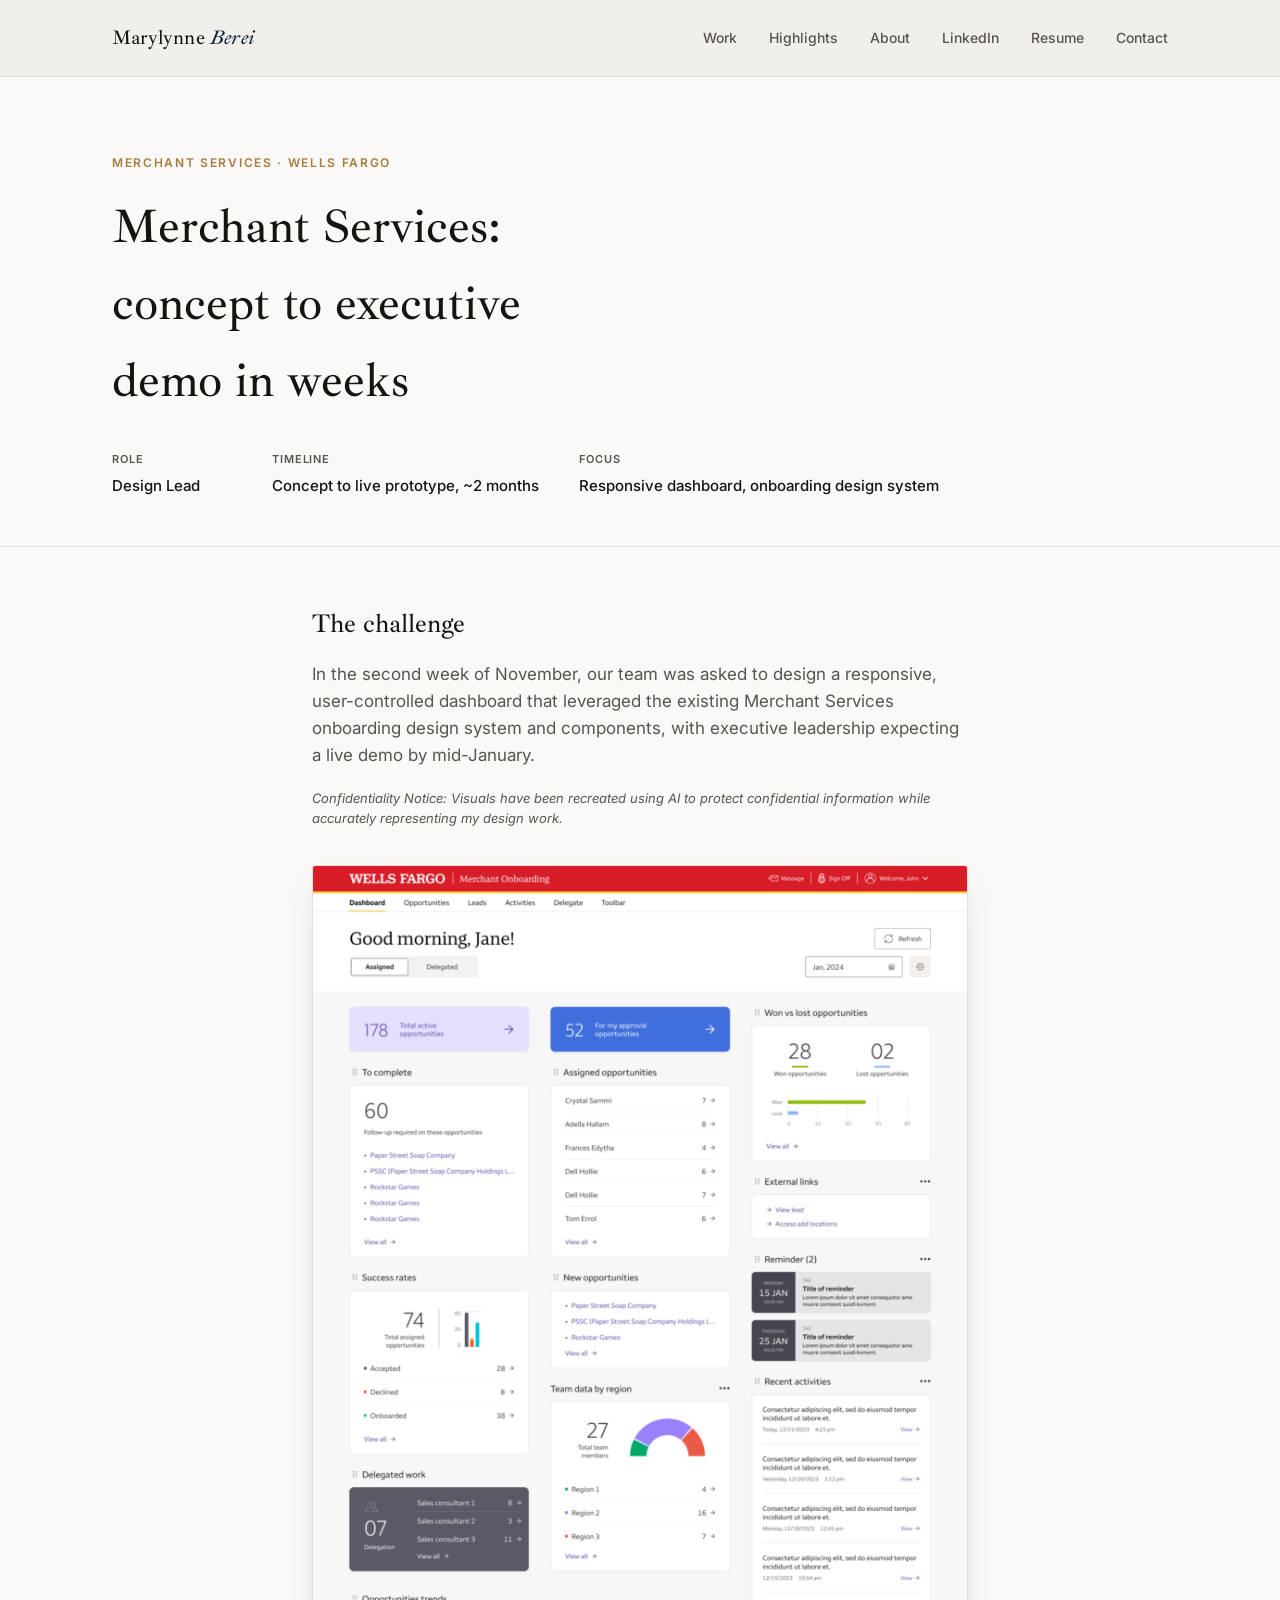
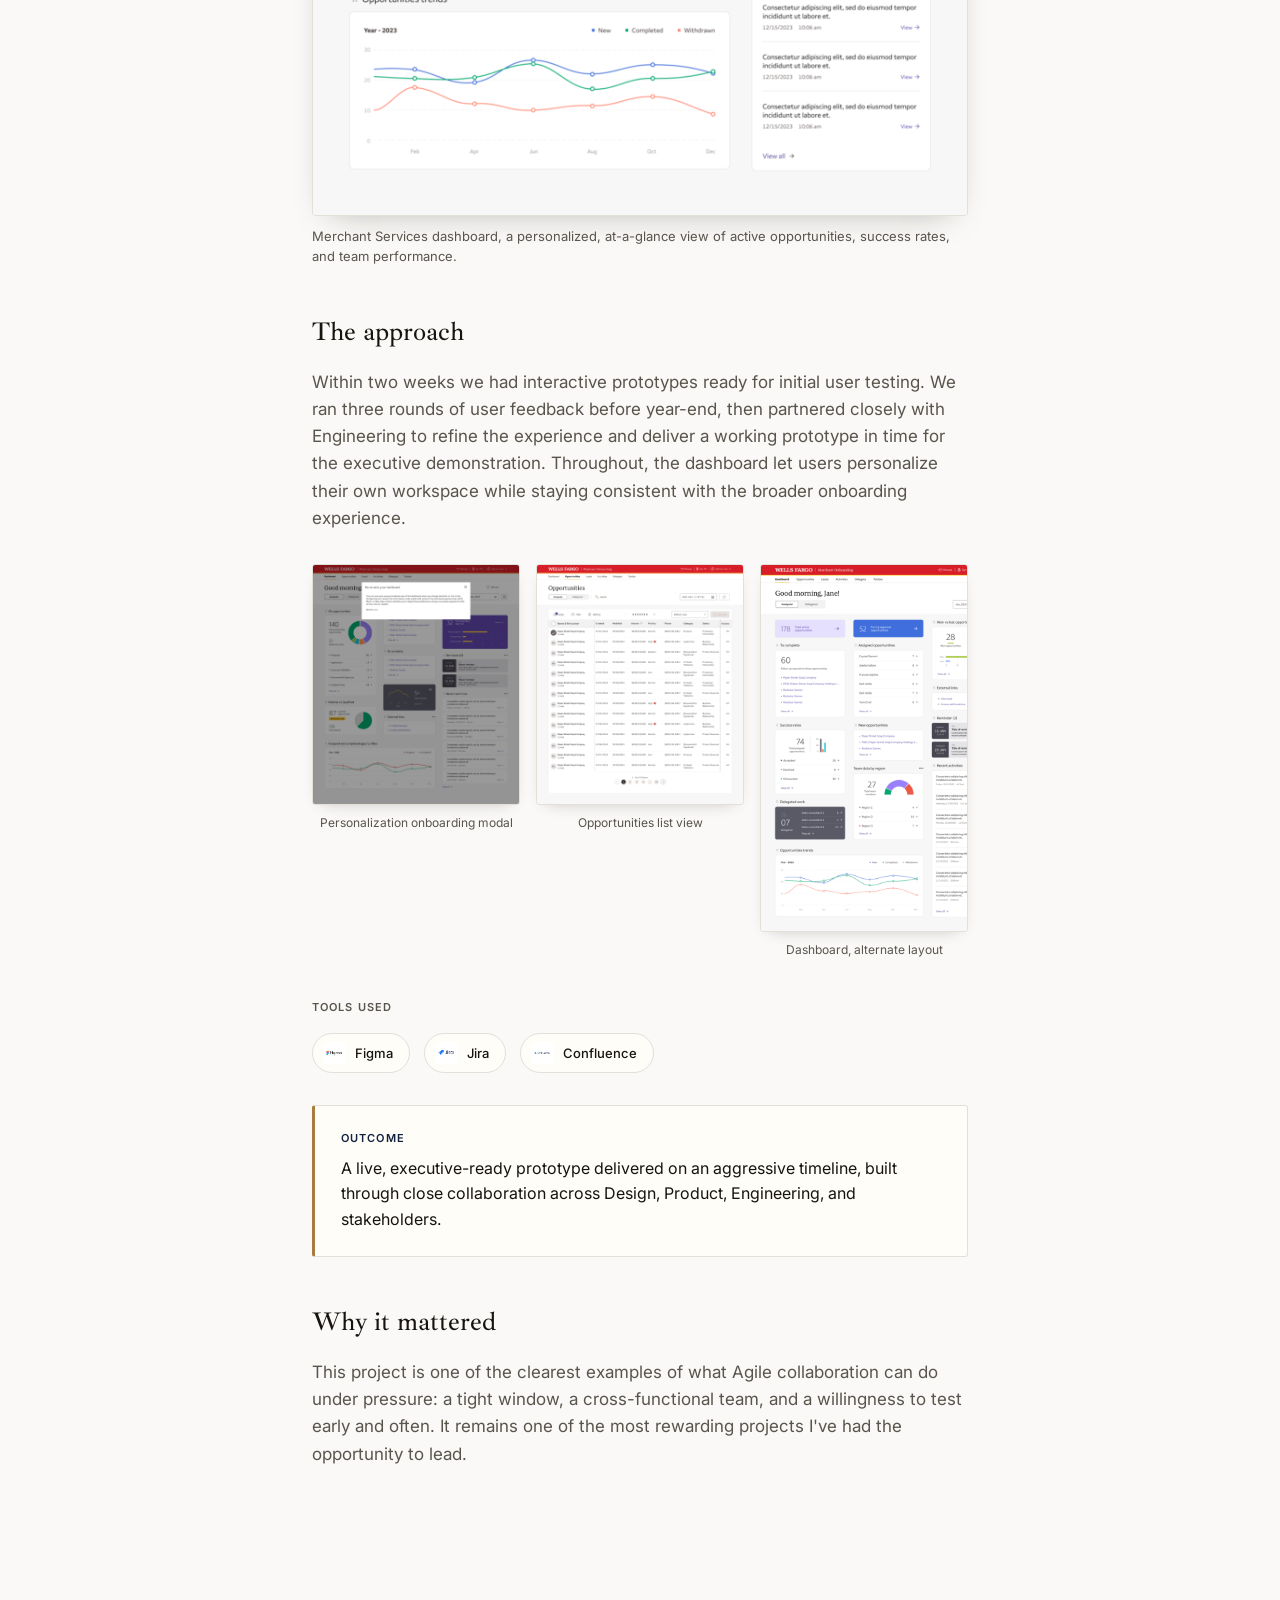
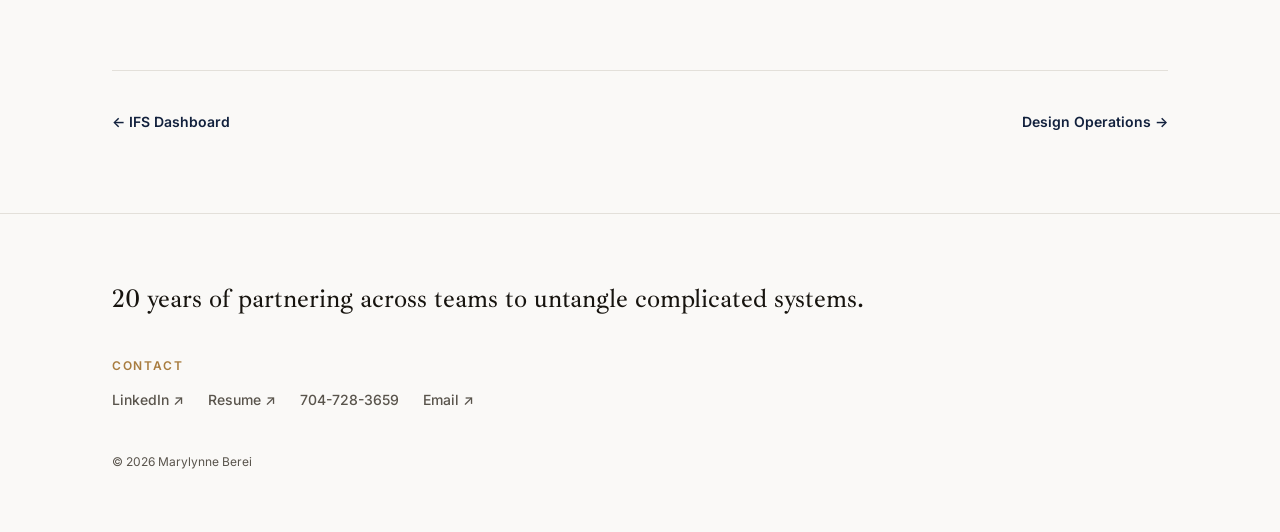
<file: merchant-services.html>
<!doctype html>
<html lang="en">
<head>
<meta charset="utf-8">
<meta name="viewport" content="width=device-width, initial-scale=1">
<title>Merchant Services · Marylynne Berei</title>
<link rel="stylesheet" href="styles.css">
<script data-goatcounter="https://melberei.goatcounter.com/count" async src="//gc.zgo.at/count.js"></script>
</head>
<body>

<header class="site-header">
  <div class="wrap">
    <a class="brand" href="index.html">Marylynne <span>Berei</span></a>
    <button class="nav-toggle" id="navToggle" aria-label="Toggle menu" aria-expanded="false">
      <span></span><span></span><span></span>
    </button>
    <nav>
      <ul class="nav">
        <li><a href="index.html#work">Work</a></li>
        <li><a href="more-work.html">Highlights</a></li>
        <li><a href="index.html#about">About</a></li>
        <li><a href="https://www.linkedin.com/in/melberei26" target="_blank" rel="noopener">LinkedIn</a></li>
        <li><a href="Berei-Resume-2026.pdf" target="_blank" rel="noopener">Resume</a></li>
        <li><a href="contact.html">Contact</a></li>
      </ul>
    </nav>
  </div>
</header>

<main>
  <section class="cs-hero">
    <div class="wrap">
      <p class="eyebrow">Merchant Services · Wells Fargo</p>
      <h1>Merchant Services: concept to executive demo in weeks</h1>
      <div class="cs-meta">
        <div><div class="label">Role</div><div class="value">Design Lead</div></div>
        <div><div class="label">Timeline</div><div class="value">Concept to live prototype, ~2 months</div></div>
        <div><div class="label">Focus</div><div class="value">Responsive dashboard, onboarding design system</div></div>
      </div>
    </div>
  </section>

  <section style="padding-top:0;">
    <div class="wrap cs-body">
      <h2>The challenge</h2>
      <p>In the second week of November, our team was asked to design a responsive, user-controlled dashboard that leveraged the existing Merchant Services onboarding design system and components, with executive leadership expecting a live demo by mid-January.</p>

      <p style="font-size:13px; font-style:italic; color:var(--ink-soft); max-width:640px; margin:16px 0 0;">Confidentiality Notice: Visuals have been recreated using AI to protect confidential information while accurately representing my design work.</p>

      <figure class="cs-figure">
        <img src="merchant-dashboard-full.png" alt="Merchant Services dashboard showing total active opportunities, assigned opportunities, success rates, delegated work, and opportunities trends">
        <p class="caption">Merchant Services dashboard, a personalized, at-a-glance view of active opportunities, success rates, and team performance.</p>
      </figure>

      <h2>The approach</h2>
      <p>Within two weeks we had interactive prototypes ready for initial user testing. We ran three rounds of user feedback before year-end, then partnered closely with Engineering to refine the experience and deliver a working prototype in time for the executive demonstration. Throughout, the dashboard let users personalize their own workspace while staying consistent with the broader onboarding experience.</p>

      <div class="cs-detail-grid">
        <figure>
          <img src="merchant-personalize-modal.png" alt="Personalize your dashboard modal explaining drag-and-reorder customization">
          <figcaption>Personalization onboarding modal</figcaption>
        </figure>
        <figure>
          <img src="merchant-opportunities-list.png" alt="Opportunities list view with sortable columns and status tracking">
          <figcaption>Opportunities list view</figcaption>
        </figure>
        <figure>
          <img src="merchant-dashboard.png" alt="Merchant Services dashboard alternate view">
          <figcaption>Dashboard, alternate layout</figcaption>
        </figure>
      </div>

      <div class="tools-used">
        <div class="tile-label">Tools used</div>
        <div class="tools-row">
          <div class="tool-chip"><img src="figma-logo-ms.png" alt="Figma"><span>Figma</span></div>
          <div class="tool-chip"><img src="jira-logo-ms.png" alt="Jira"><span>Jira</span></div>
          <div class="tool-chip"><img src="confluence-logo-ms.png" alt="Confluence"><span>Confluence</span></div>
        </div>
      </div>

      <div class="pull-tile">
        <div class="tile-label">Outcome</div>
        <p>A live, executive-ready prototype delivered on an aggressive timeline, built through close collaboration across Design, Product, Engineering, and stakeholders.</p>
      </div>

      <h2>Why it mattered</h2>
      <p>This project is one of the clearest examples of what Agile collaboration can do under pressure: a tight window, a cross-functional team, and a willingness to test early and often. It remains one of the most rewarding projects I've had the opportunity to lead.</p>
    </div>
  </section>

  <div class="wrap">
    <div class="cs-nav">
      <a href="ifs-dash.html">← IFS Dashboard</a>
      <a href="design-ops.html">Design Operations →</a>
    </div>
  </div>
</main>

<footer id="contact">
  <div class="wrap">
    <div class="footer-grid">
      <div class="footer-cta">
        <h3>20 years of partnering across teams to untangle complicated systems.</h3>
      </div>
      <div>
        <p class="eyebrow" style="margin-bottom:12px;">Contact</p>
        <ul class="footer-links">
          <li><a href="https://www.linkedin.com/in/melberei26" target="_blank" rel="noopener">LinkedIn ↗</a></li>
          <li><a href="Berei-Resume-2026.pdf" target="_blank" rel="noopener">Resume ↗</a></li>
          <li><a href="tel:+17047283659">704-728-3659</a></li>
          <li><a href="mailto:melb122@gmail.com">Email ↗</a></li>
        </ul>
      </div>
    </div>
    <p class="copyright">© 2026 Marylynne Berei</p>
  </div>
</footer>

<script>
  document.getElementById('navToggle').addEventListener('click', function() {
    var nav = document.querySelector('.nav');
    var isOpen = nav.classList.toggle('nav-open');
    this.classList.toggle('open', isOpen);
    this.setAttribute('aria-expanded', isOpen);
  });
</script>
</body>
</html>
</file>
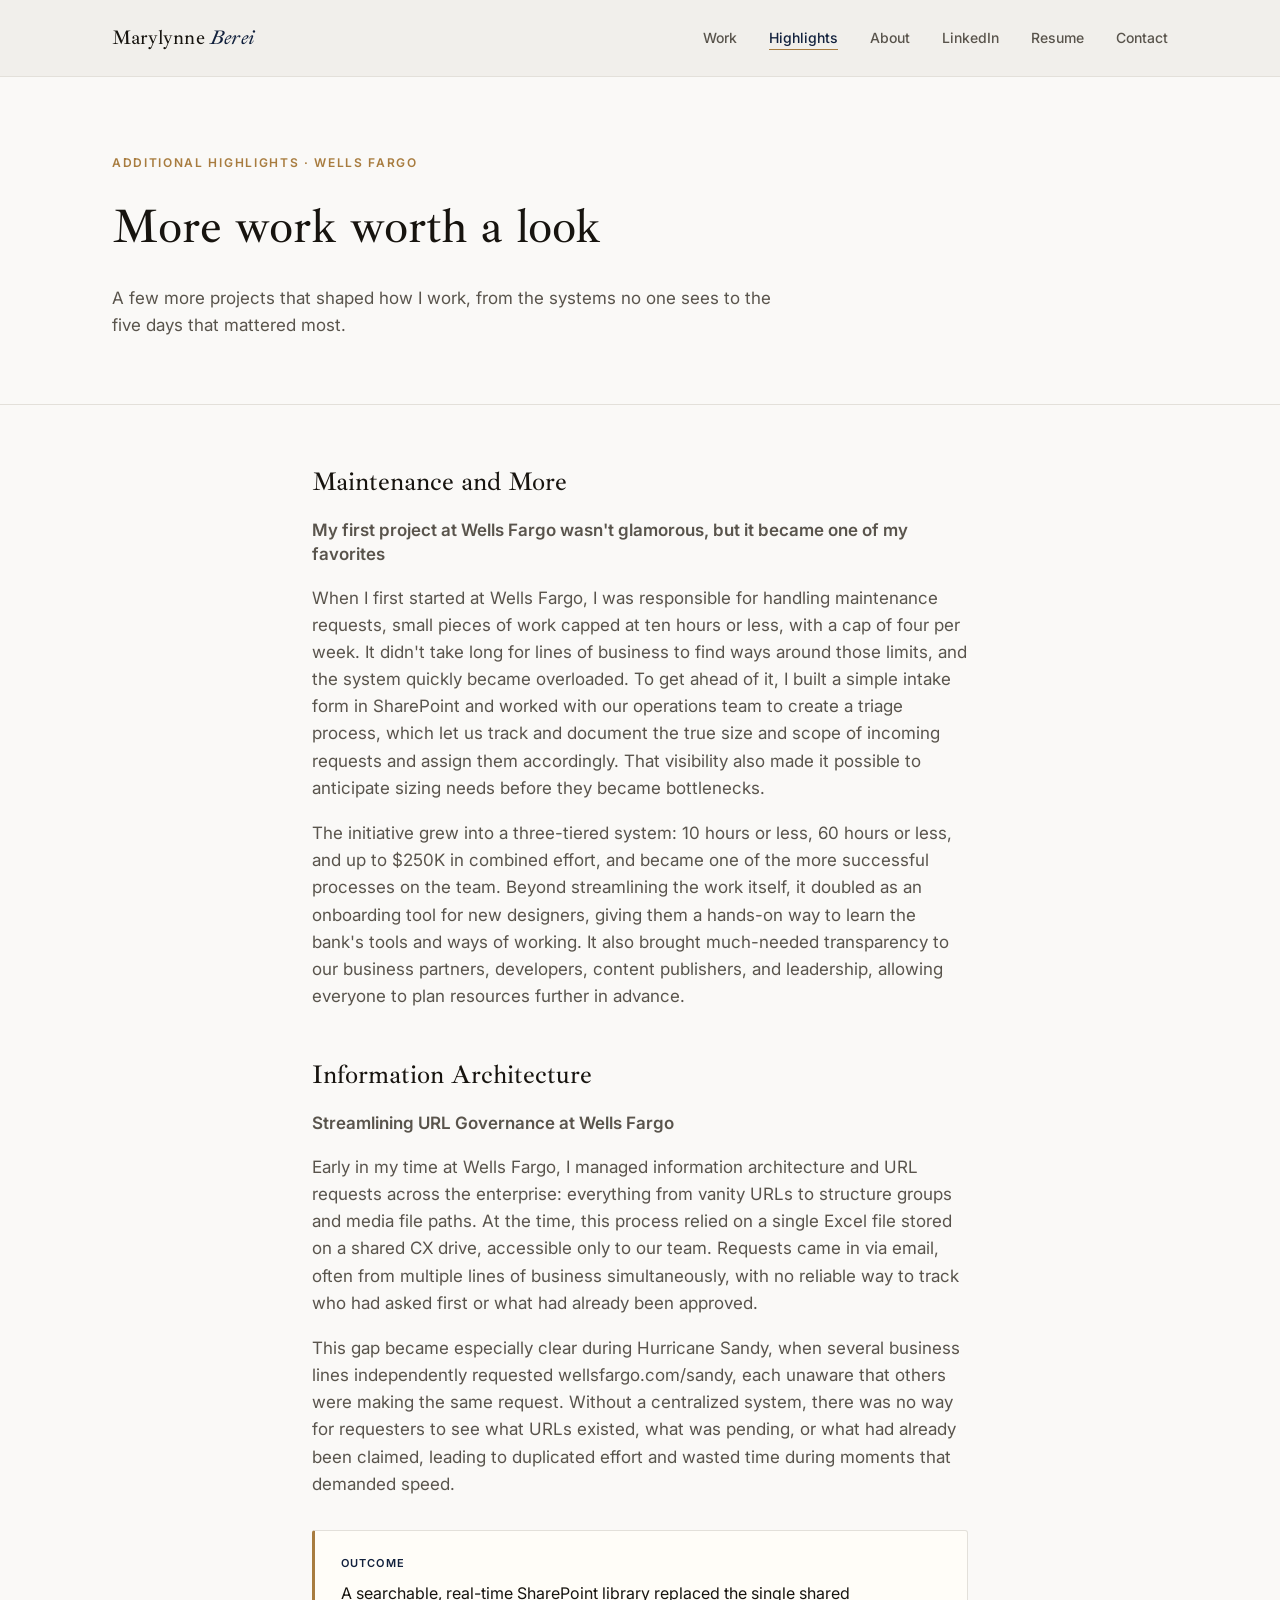
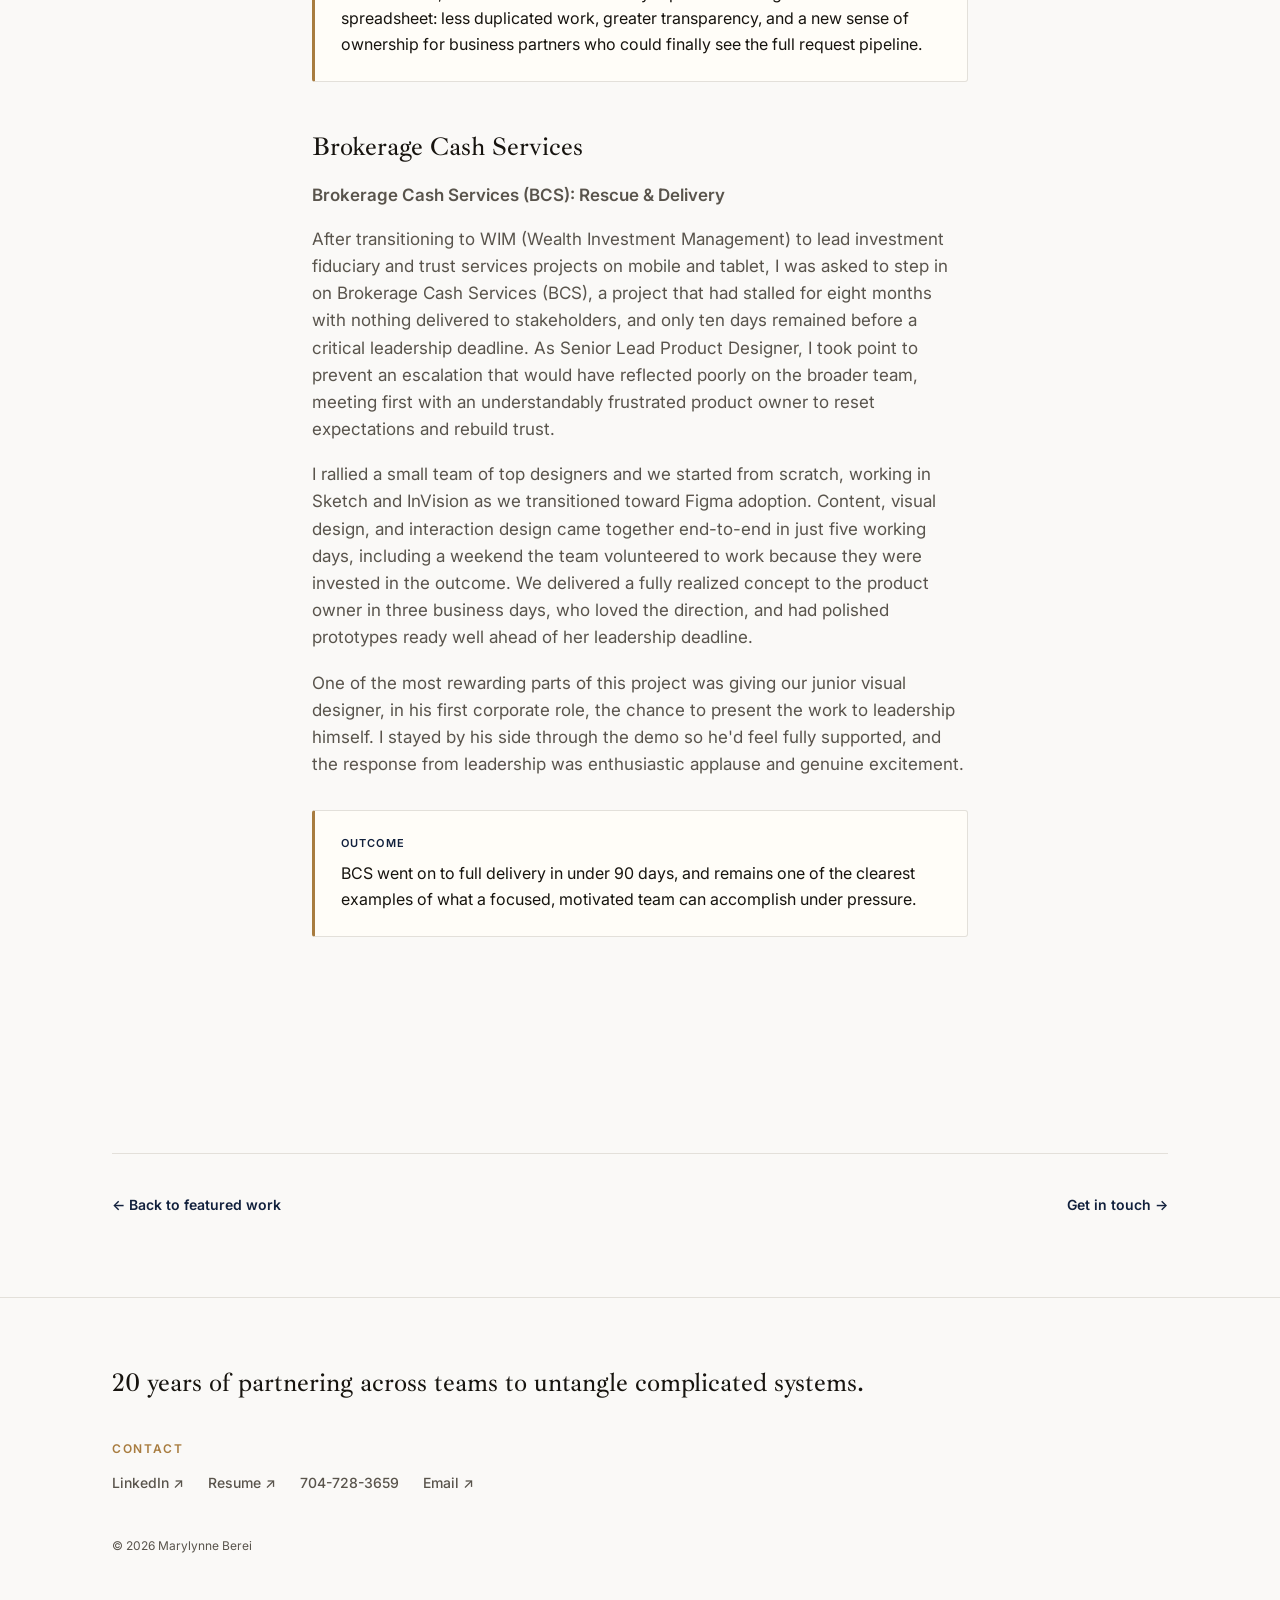
<file: more-work.html>
<!doctype html>
<html lang="en">
<head>
<meta charset="utf-8">
<meta name="viewport" content="width=device-width, initial-scale=1">
<title>More Work · Marylynne Berei</title>
<meta name="description" content="Additional projects from Marylynne Berei's career at Wells Fargo, design operations, information architecture, tablet UX, and a five-day project rescue.">
<link rel="stylesheet" href="styles.css">
<script data-goatcounter="https://melberei.goatcounter.com/count" async src="//gc.zgo.at/count.js"></script>
</head>
<body>

<header class="site-header">
  <div class="wrap">
    <a class="brand" href="index.html">Marylynne <span>Berei</span></a>
    <button class="nav-toggle" id="navToggle" aria-label="Toggle menu" aria-expanded="false">
      <span></span><span></span><span></span>
    </button>
    <nav>
      <ul class="nav">
        <li><a href="index.html#work">Work</a></li>
        <li><a href="more-work.html" class="active">Highlights</a></li>
        <li><a href="index.html#about">About</a></li>
        <li><a href="https://www.linkedin.com/in/melberei26" target="_blank" rel="noopener">LinkedIn</a></li>
        <li><a href="Berei-Resume-2026.pdf" target="_blank" rel="noopener">Resume</a></li>
        <li><a href="contact.html">Contact</a></li>
      </ul>
    </nav>
  </div>
</header>

<main>
  <section class="cs-hero">
    <div class="wrap">
      <p class="eyebrow">Additional Highlights · Wells Fargo</p>
      <h1>More work worth a look</h1>
      <p class="lede" style="margin-top:20px; font-size:17px; color:var(--ink-soft); max-width:60ch;">A few more projects that shaped how I work, from the systems no one sees to the five days that mattered most.</p>
    </div>
  </section>

  <section style="padding-top:0;">
    <div class="wrap cs-body">

      <h2>Maintenance and More</h2>
      <p class="highlight-subtitle">My first project at Wells Fargo wasn't glamorous, but it became one of my favorites</p>
      <p>When I first started at Wells Fargo, I was responsible for handling maintenance requests, small pieces of work capped at ten hours or less, with a cap of four per week. It didn't take long for lines of business to find ways around those limits, and the system quickly became overloaded. To get ahead of it, I built a simple intake form in SharePoint and worked with our operations team to create a triage process, which let us track and document the true size and scope of incoming requests and assign them accordingly. That visibility also made it possible to anticipate sizing needs before they became bottlenecks.</p>
      <p>The initiative grew into a three-tiered system: 10 hours or less, 60 hours or less, and up to $250K in combined effort, and became one of the more successful processes on the team. Beyond streamlining the work itself, it doubled as an onboarding tool for new designers, giving them a hands-on way to learn the bank's tools and ways of working. It also brought much-needed transparency to our business partners, developers, content publishers, and leadership, allowing everyone to plan resources further in advance.</p>

      <h2 class="highlight-heading">Information Architecture</h2>
      <p class="highlight-subtitle">Streamlining URL Governance at Wells Fargo</p>
      <p>Early in my time at Wells Fargo, I managed information architecture and URL requests across the enterprise: everything from vanity URLs to structure groups and media file paths. At the time, this process relied on a single Excel file stored on a shared CX drive, accessible only to our team. Requests came in via email, often from multiple lines of business simultaneously, with no reliable way to track who had asked first or what had already been approved.</p>
      <p>This gap became especially clear during Hurricane Sandy, when several business lines independently requested wellsfargo.com/sandy, each unaware that others were making the same request. Without a centralized system, there was no way for requesters to see what URLs existed, what was pending, or what had already been claimed, leading to duplicated effort and wasted time during moments that demanded speed.</p>
      <div class="pull-tile">
        <div class="tile-label">Outcome</div>
        <p>A searchable, real-time SharePoint library replaced the single shared spreadsheet: less duplicated work, greater transparency, and a new sense of ownership for business partners who could finally see the full request pipeline.</p>
      </div>

      <h2 class="highlight-heading">Brokerage Cash Services</h2>
      <p class="highlight-subtitle">Brokerage Cash Services (BCS): Rescue &amp; Delivery</p>
      <p>After transitioning to WIM (Wealth Investment Management) to lead investment fiduciary and trust services projects on mobile and tablet, I was asked to step in on Brokerage Cash Services (BCS), a project that had stalled for eight months with nothing delivered to stakeholders, and only ten days remained before a critical leadership deadline. As Senior Lead Product Designer, I took point to prevent an escalation that would have reflected poorly on the broader team, meeting first with an understandably frustrated product owner to reset expectations and rebuild trust.</p>
      <p>I rallied a small team of top designers and we started from scratch, working in Sketch and InVision as we transitioned toward Figma adoption. Content, visual design, and interaction design came together end-to-end in just five working days, including a weekend the team volunteered to work because they were invested in the outcome. We delivered a fully realized concept to the product owner in three business days, who loved the direction, and had polished prototypes ready well ahead of her leadership deadline.</p>
      <p>One of the most rewarding parts of this project was giving our junior visual designer, in his first corporate role, the chance to present the work to leadership himself. I stayed by his side through the demo so he'd feel fully supported, and the response from leadership was enthusiastic applause and genuine excitement.</p>
      <div class="pull-tile">
        <div class="tile-label">Outcome</div>
        <p>BCS went on to full delivery in under 90 days, and remains one of the clearest examples of what a focused, motivated team can accomplish under pressure.</p>
      </div>

    </div>
  </section>

  <div class="wrap">
    <div class="cs-nav">
      <a href="index.html#work">← Back to featured work</a>
      <a href="index.html#contact">Get in touch →</a>
    </div>
  </div>
</main>

<footer id="contact">
  <div class="wrap">
    <div class="footer-grid">
      <div class="footer-cta">
        <h3>20 years of partnering across teams to untangle complicated systems.</h3>
      </div>
      <div>
        <p class="eyebrow" style="margin-bottom:12px;">Contact</p>
        <ul class="footer-links">
          <li><a href="https://www.linkedin.com/in/melberei26" target="_blank" rel="noopener">LinkedIn ↗</a></li>
          <li><a href="Berei-Resume-2026.pdf" target="_blank" rel="noopener">Resume ↗</a></li>
          <li><a href="tel:+17047283659">704-728-3659</a></li>
          <li><a href="mailto:melb122@gmail.com">Email ↗</a></li>
        </ul>
      </div>
    </div>
    <p class="copyright">© 2026 Marylynne Berei</p>
  </div>
</footer>

<script>
  document.getElementById('navToggle').addEventListener('click', function() {
    var nav = document.querySelector('.nav');
    var isOpen = nav.classList.toggle('nav-open');
    this.classList.toggle('open', isOpen);
    this.setAttribute('aria-expanded', isOpen);
  });
</script>
</body>
</html>
</file>
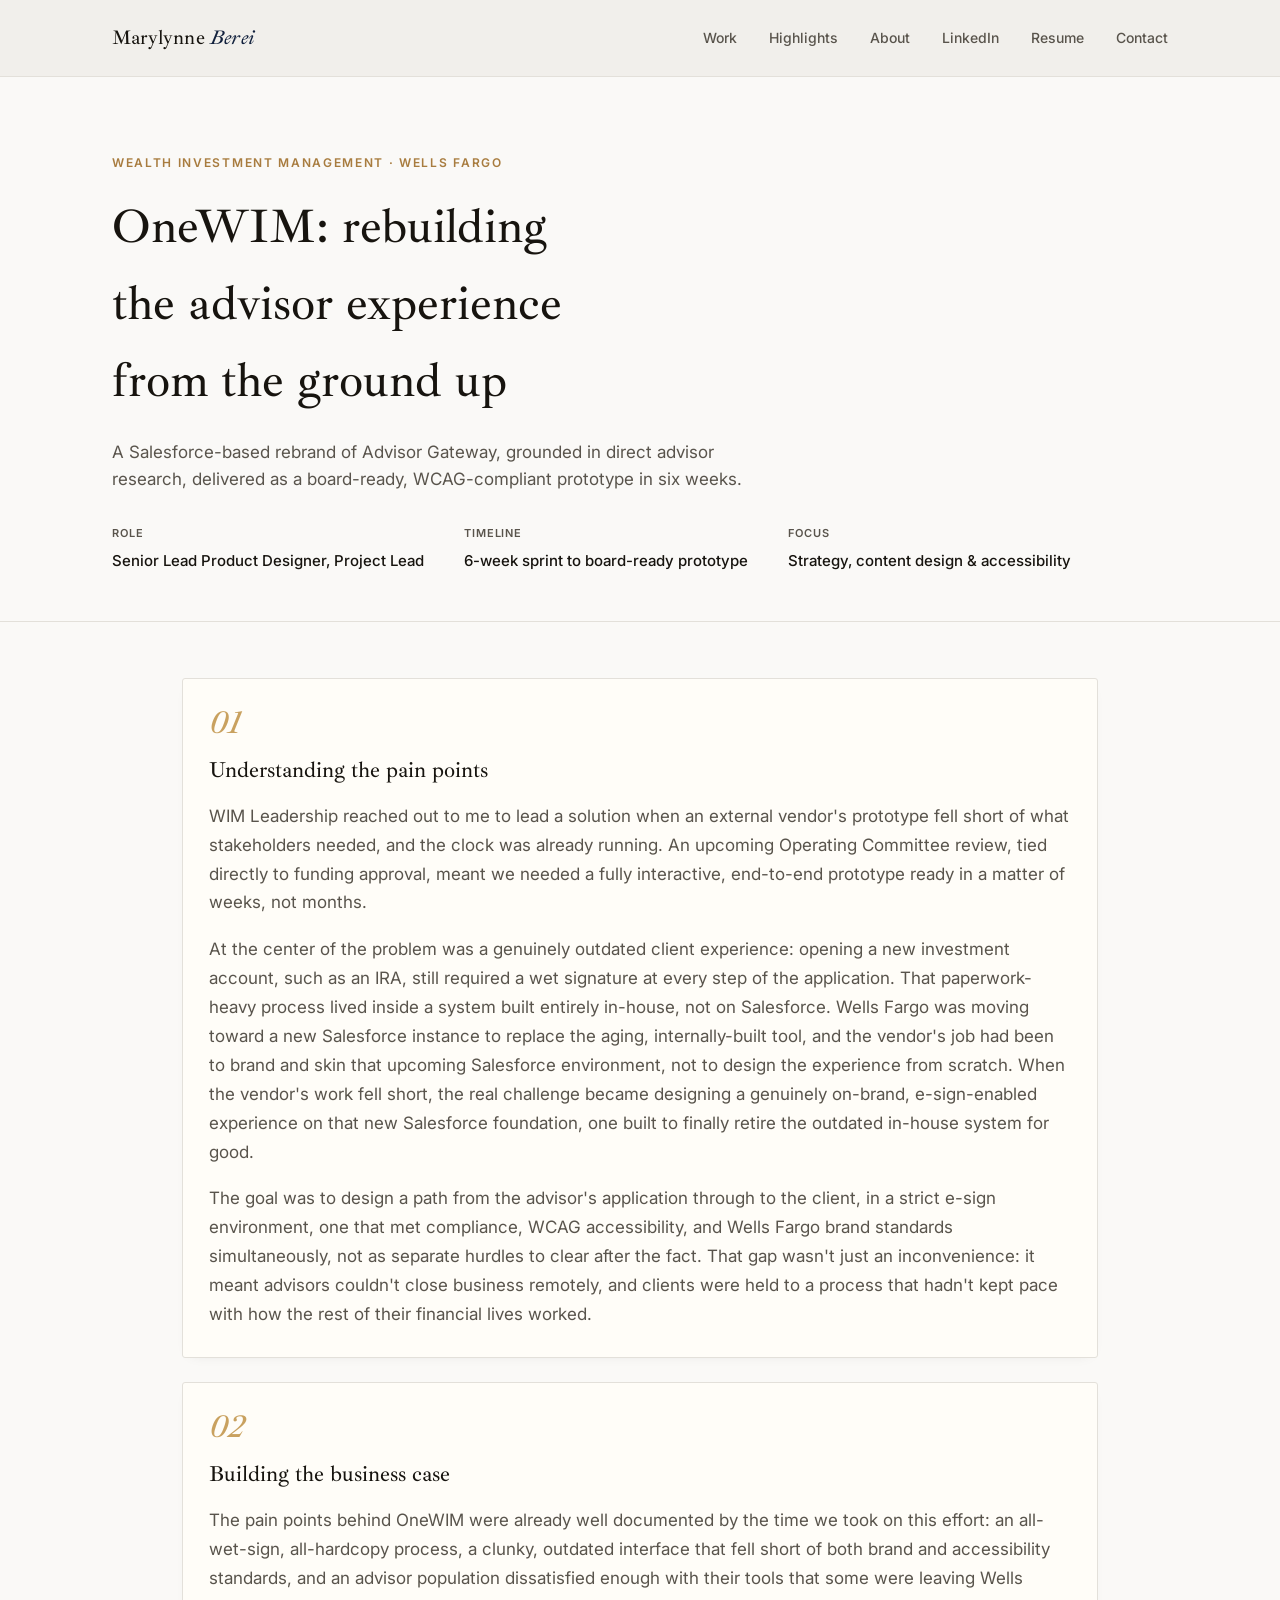
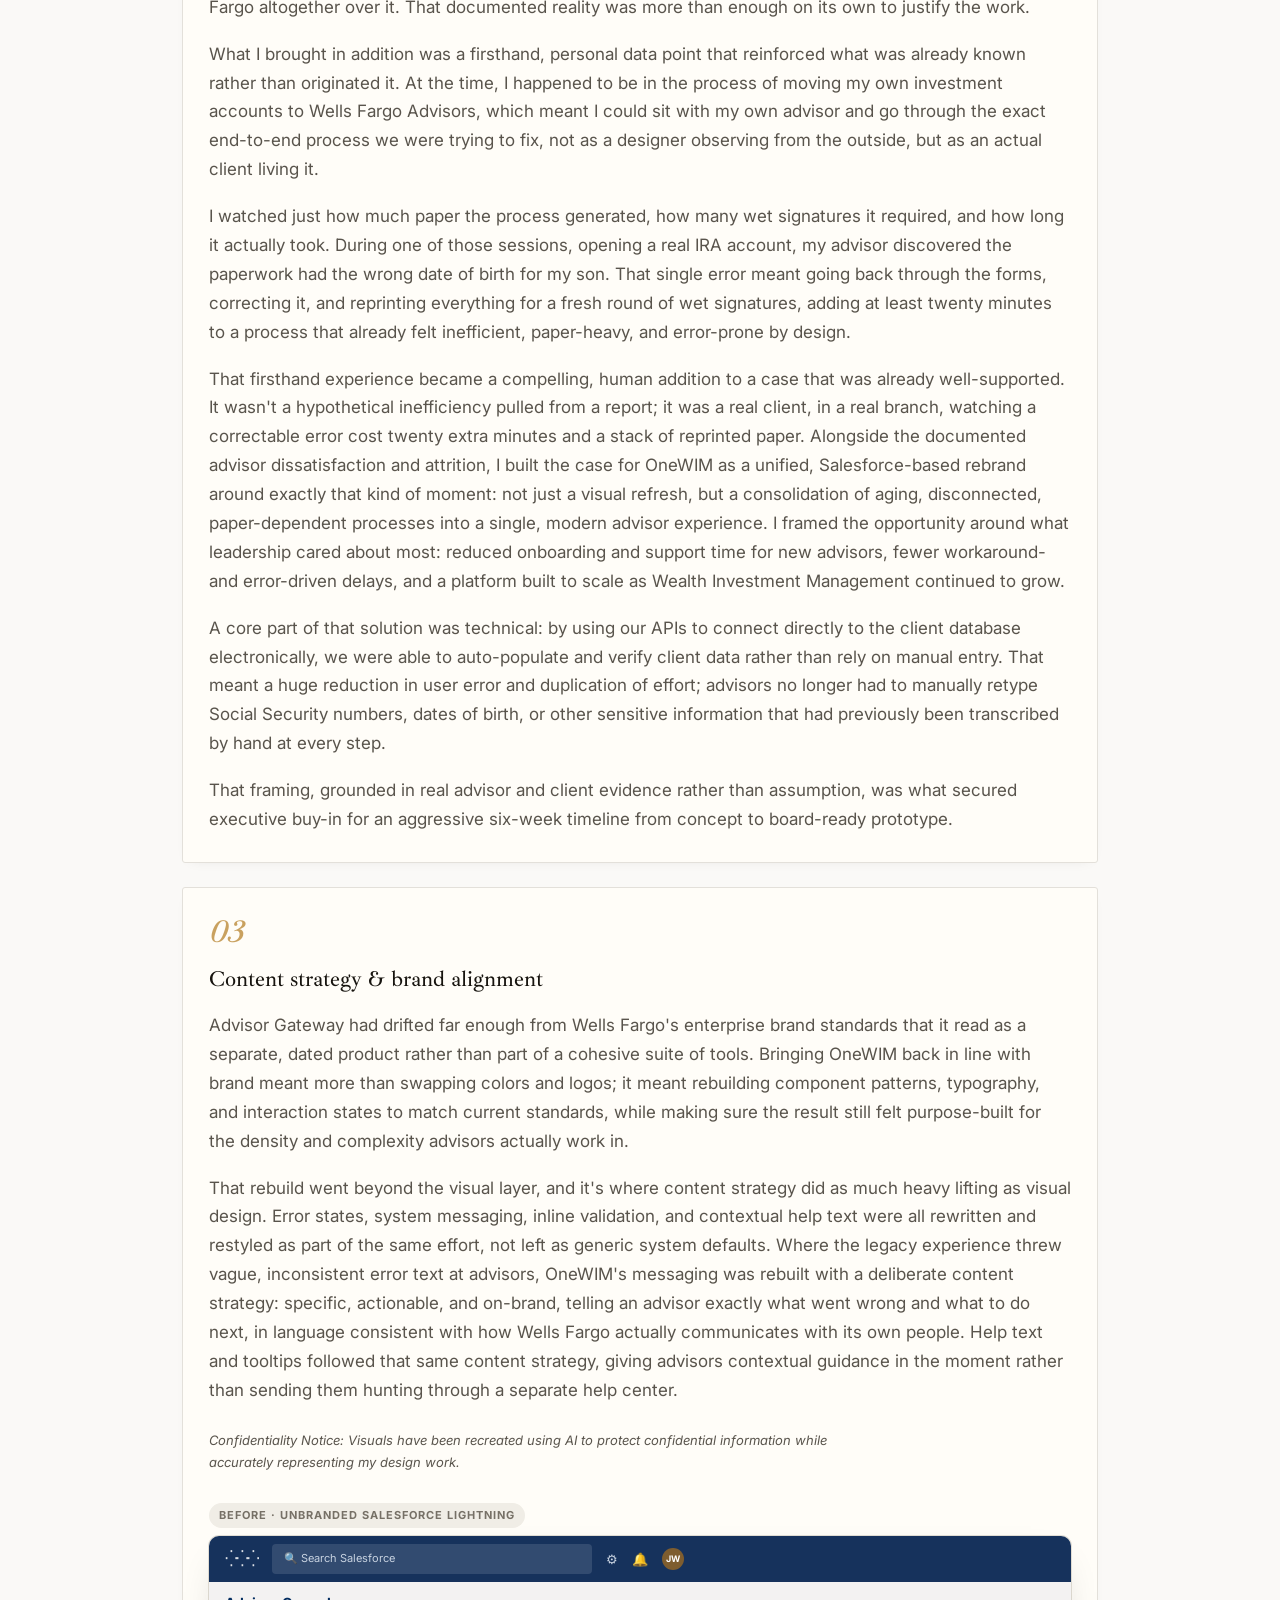
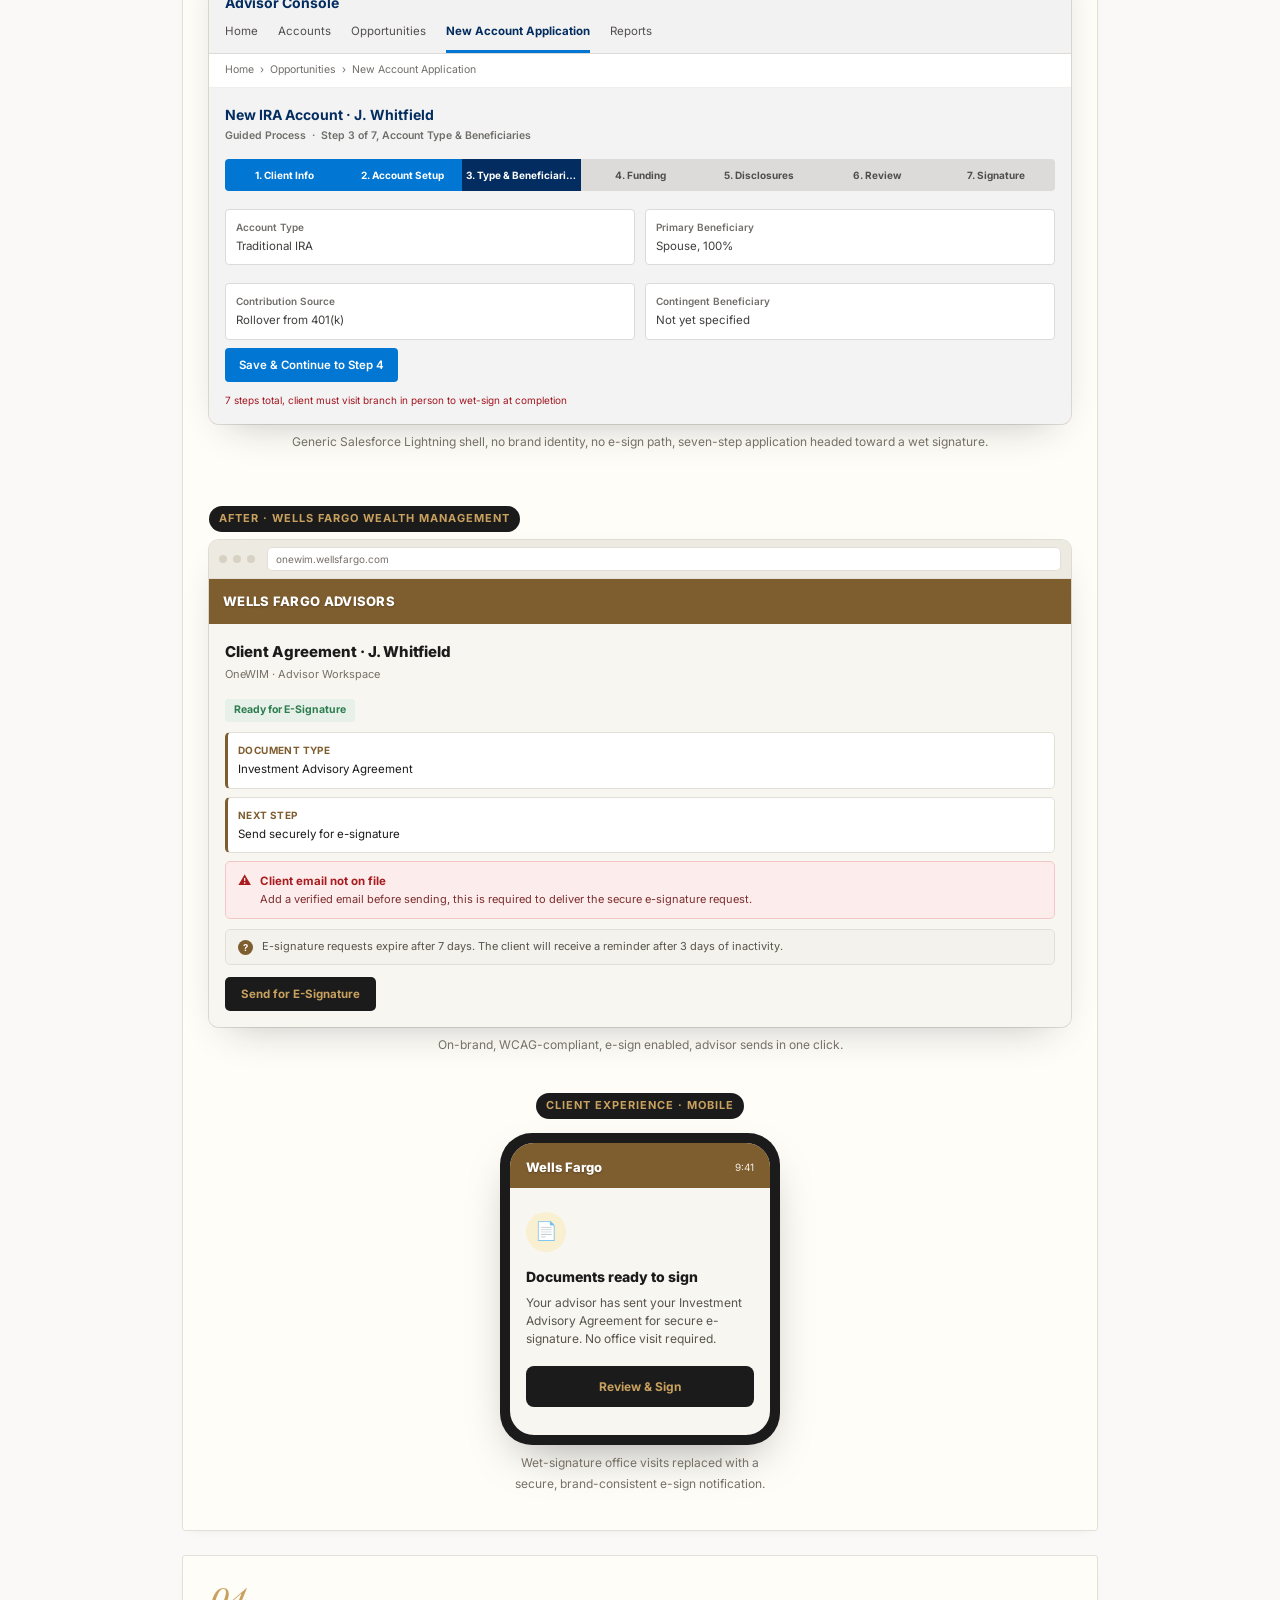
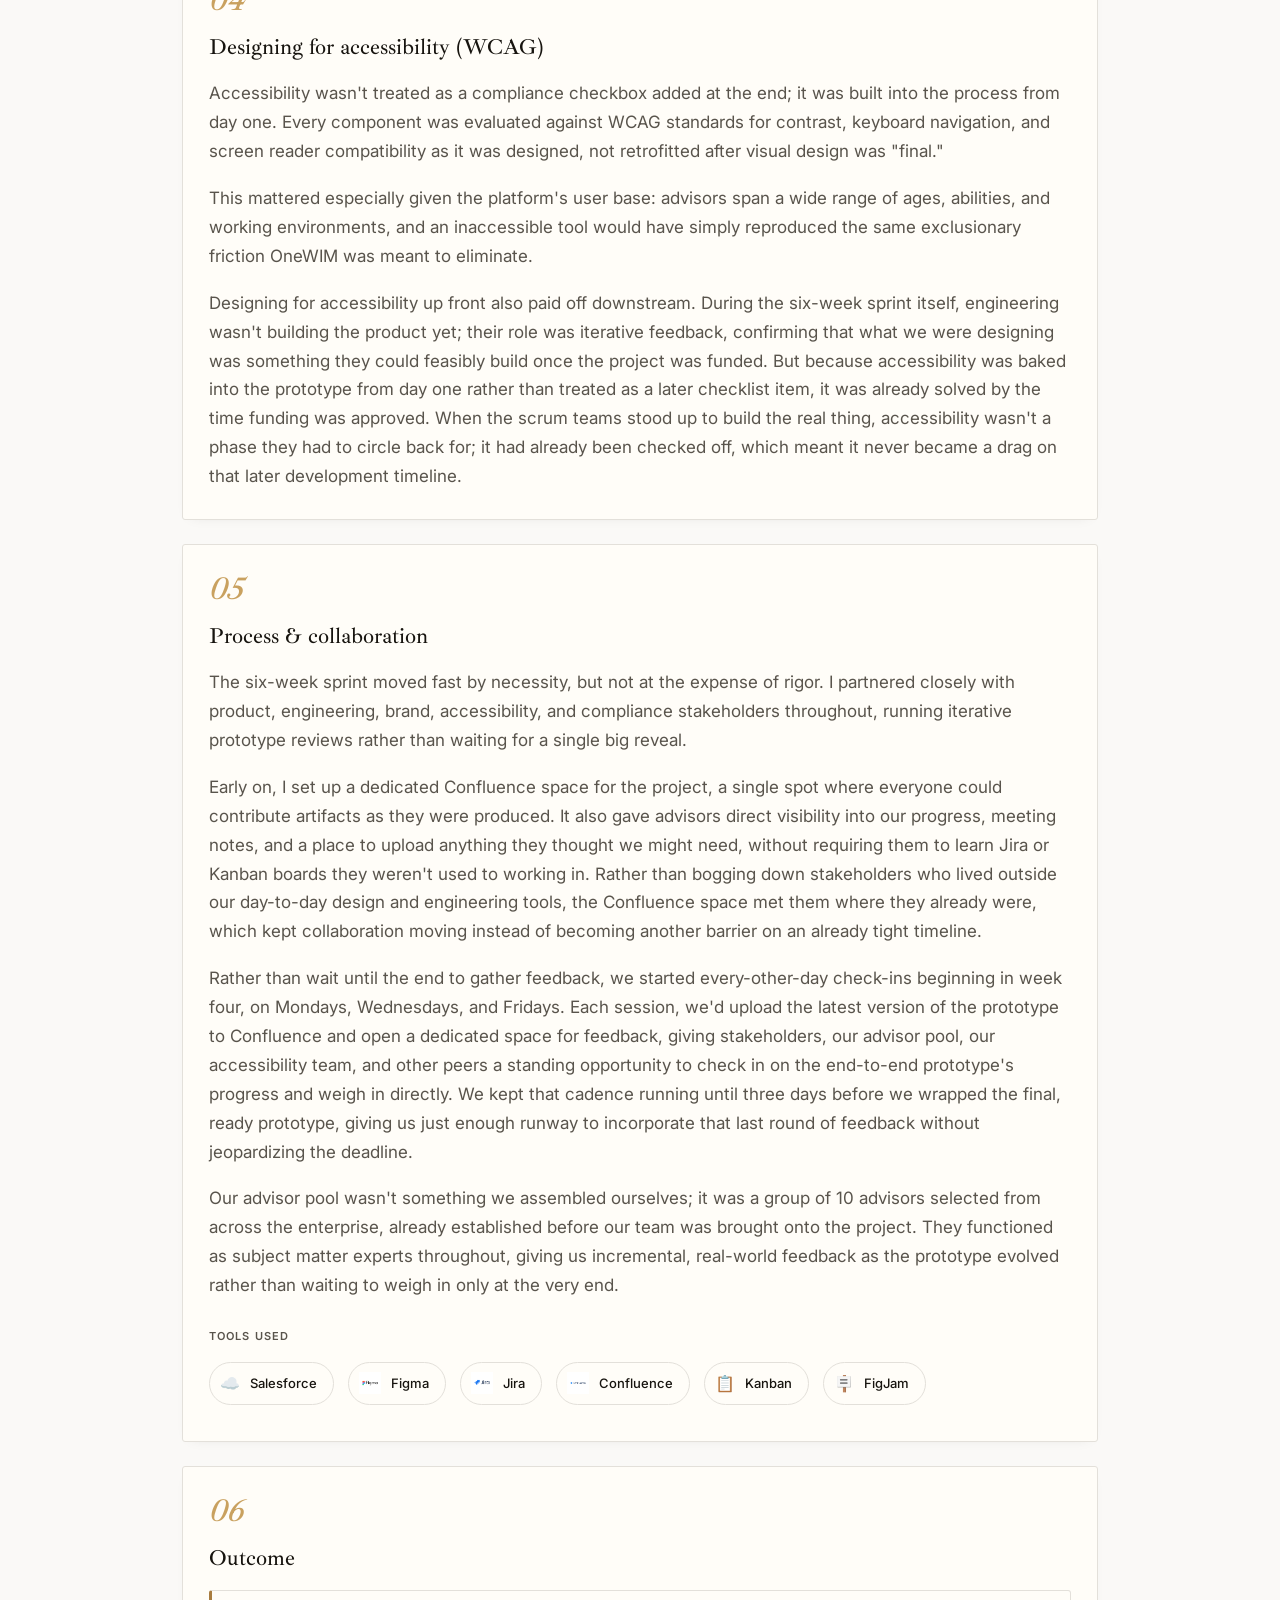
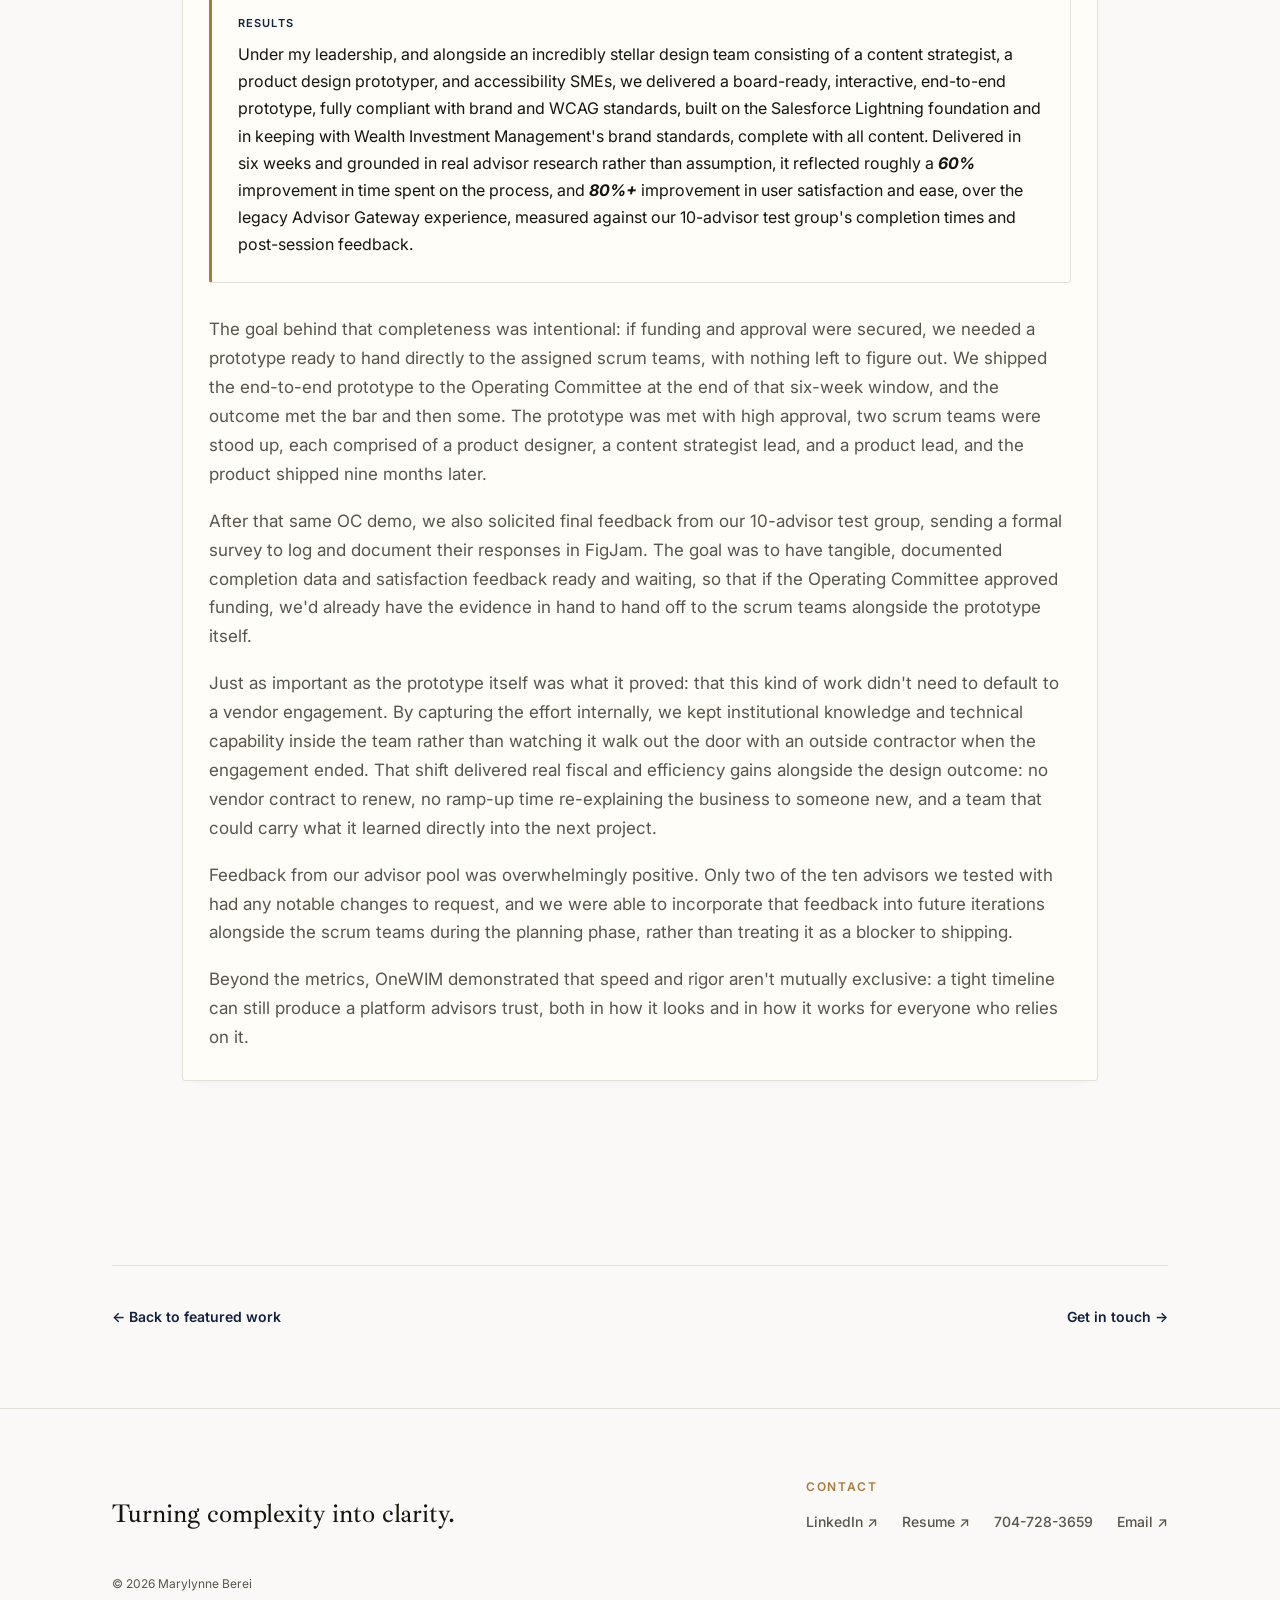
<file: save_onewim.html>
<!doctype html>
<html lang="en">
<head>
<meta charset="utf-8">
<meta name="viewport" content="width=device-width, initial-scale=1">
<title>OneWIM · Marylynne Berei</title>
<meta name="description" content="OneWIM: rebuilding the Advisor Gateway experience on Salesforce, from advisor pain points to a board-ready, WCAG-compliant, on-brand prototype in six weeks.">
<link rel="stylesheet" href="styles.css">
</head>
<body>

<header class="site-header">
  <div class="wrap">
    <a class="brand" href="index.html">Marylynne <span>Berei</span></a>
    <button class="nav-toggle" id="navToggle" aria-label="Toggle menu" aria-expanded="false">
      <span></span><span></span><span></span>
    </button>
    <nav>
      <ul class="nav">
        <li><a href="index.html#work">Work</a></li>
        <li><a href="more-work.html">Highlights</a></li>
        <li><a href="index.html#about">About</a></li>
        <li><a href="https://www.linkedin.com/in/melberei26" target="_blank" rel="noopener">LinkedIn</a></li>
        <li><a href="Berei-Resume-2026.pdf" target="_blank" rel="noopener">Resume</a></li>
        <li><a href="contact.html">Contact</a></li>
      </ul>
    </nav>
  </div>
</header>

<main>
  <section class="cs-hero">
    <div class="wrap">
      <p class="eyebrow">Wealth Investment Management · Wells Fargo</p>
      <h1>OneWIM: rebuilding the advisor experience from the ground up</h1>
      <p class="lede" style="margin-top:20px; font-size:17px; color:var(--ink-soft); max-width:60ch;">A Salesforce-based rebrand of Advisor Gateway, grounded in direct advisor research, delivered as a board-ready, WCAG-compliant prototype in six weeks.</p>
      <div class="cs-meta">
        <div><div class="label">Role</div><div class="value">Senior Lead Product Designer, Project Lead</div></div>
        <div><div class="label">Timeline</div><div class="value">6-week sprint to board-ready prototype</div></div>
        <div><div class="label">Focus</div><div class="value">Strategy, content design &amp; accessibility</div></div>
      </div>
    </div>
  </section>

  <section style="padding-top:0;">
    <div class="wrap cs-body" style="max-width:980px;">

      <div class="pb-grid">
      <div class="pb-block">
        <div class="pb-num">01</div>
        <div class="pb-content">
          <h2>Understanding the pain points</h2>
          <p>WIM Leadership reached out to me to lead a solution when an external vendor's prototype fell short of what stakeholders needed, and the clock was already running. An upcoming Operating Committee review, tied directly to funding approval, meant we needed a fully interactive, end-to-end prototype ready in a matter of weeks, not months.</p>
          <p>At the center of the problem was a genuinely outdated client experience: opening a new investment account, such as an IRA, still required a wet signature at every step of the application. That paperwork-heavy process lived inside a system built entirely in-house, not on Salesforce. Wells Fargo was moving toward a new Salesforce instance to replace the aging, internally-built tool, and the vendor's job had been to brand and skin that upcoming Salesforce environment, not to design the experience from scratch. When the vendor's work fell short, the real challenge became designing a genuinely on-brand, e-sign-enabled experience on that new Salesforce foundation, one built to finally retire the outdated in-house system for good.</p>
          <p>The goal was to design a path from the advisor's application through to the client, in a strict e-sign environment, one that met compliance, WCAG accessibility, and Wells Fargo brand standards simultaneously, not as separate hurdles to clear after the fact. That gap wasn't just an inconvenience: it meant advisors couldn't close business remotely, and clients were held to a process that hadn't kept pace with how the rest of their financial lives worked.</p>
        </div>
      </div>

      <div class="pb-block">
        <div class="pb-num">02</div>
        <div class="pb-content">
          <h2>Building the business case</h2>
          <p>The pain points behind OneWIM were already well documented by the time we took on this effort: an all-wet-sign, all-hardcopy process, a clunky, outdated interface that fell short of both brand and accessibility standards, and an advisor population dissatisfied enough with their tools that some were leaving Wells Fargo altogether over it. That documented reality was more than enough on its own to justify the work.</p>
          <p>What I brought in addition was a firsthand, personal data point that reinforced what was already known rather than originated it. At the time, I happened to be in the process of moving my own investment accounts to Wells Fargo Advisors, which meant I could sit with my own advisor and go through the exact end-to-end process we were trying to fix, not as a designer observing from the outside, but as an actual client living it.</p>
          <p>I watched just how much paper the process generated, how many wet signatures it required, and how long it actually took. During one of those sessions, opening a real IRA account, my advisor discovered the paperwork had the wrong date of birth for my son. That single error meant going back through the forms, correcting it, and reprinting everything for a fresh round of wet signatures, adding at least twenty minutes to a process that already felt inefficient, paper-heavy, and error-prone by design.</p>
          <p>That firsthand experience became a compelling, human addition to a case that was already well-supported. It wasn't a hypothetical inefficiency pulled from a report; it was a real client, in a real branch, watching a correctable error cost twenty extra minutes and a stack of reprinted paper. Alongside the documented advisor dissatisfaction and attrition, I built the case for OneWIM as a unified, Salesforce-based rebrand around exactly that kind of moment: not just a visual refresh, but a consolidation of aging, disconnected, paper-dependent processes into a single, modern advisor experience. I framed the opportunity around what leadership cared about most: reduced onboarding and support time for new advisors, fewer workaround- and error-driven delays, and a platform built to scale as Wealth Investment Management continued to grow.</p>
          <p>A core part of that solution was technical: by using our APIs to connect directly to the client database electronically, we were able to auto-populate and verify client data rather than rely on manual entry. That meant a huge reduction in user error and duplication of effort; advisors no longer had to manually retype Social Security numbers, dates of birth, or other sensitive information that had previously been transcribed by hand at every step.</p>
          <p>That framing, grounded in real advisor and client evidence rather than assumption, was what secured executive buy-in for an aggressive six-week timeline from concept to board-ready prototype.</p>
        </div>
      </div>

      <div class="pb-block">
        <div class="pb-num">03</div>
        <div class="pb-content">
          <h2>Content strategy &amp; brand alignment</h2>
          <p>Advisor Gateway had drifted far enough from Wells Fargo's enterprise brand standards that it read as a separate, dated product rather than part of a cohesive suite of tools. Bringing OneWIM back in line with brand meant more than swapping colors and logos; it meant rebuilding component patterns, typography, and interaction states to match current standards, while making sure the result still felt purpose-built for the density and complexity advisors actually work in.</p>
          <p>That rebuild went beyond the visual layer, and it's where content strategy did as much heavy lifting as visual design. Error states, system messaging, inline validation, and contextual help text were all rewritten and restyled as part of the same effort, not left as generic system defaults. Where the legacy experience threw vague, inconsistent error text at advisors, OneWIM's messaging was rebuilt with a deliberate content strategy: specific, actionable, and on-brand, telling an advisor exactly what went wrong and what to do next, in language consistent with how Wells Fargo actually communicates with its own people. Help text and tooltips followed that same content strategy, giving advisors contextual guidance in the moment rather than sending them hunting through a separate help center.</p>

          <p style="font-size:13px; font-style:italic; color:var(--ink-soft); max-width:640px; margin:24px 0 0;">Confidentiality Notice: Visuals have been recreated using AI to protect confidential information while accurately representing my design work.</p>

          <div class="sf-mockup">
            <style>
              .sf-mockup, .sf-mockup *{ box-sizing:border-box; }
              .sf-mockup{ font-family:'Inter',sans-serif; margin:28px 0 8px; }
              .sf-mockup .ba-row{ display:grid; grid-template-columns:1fr 1fr; gap:20px; }
              @media (max-width:760px){ .sf-mockup .ba-row{ grid-template-columns:1fr; } }
              .sf-mockup .ba-label{
                font-size:11px; font-weight:700; letter-spacing:1px; text-transform:uppercase;
                margin:0 0 8px; padding:4px 10px; border-radius:20px; display:inline-block;
              }
              .sf-mockup .ba-label.before{ background:#F0EDE6; color:#767066; }
              .sf-mockup .ba-label.after{ background:#1B1B1B; color:#C9A15F; }
              .sf-mockup .sf-window{
                background:#fff; border-radius:10px; overflow:hidden;
                box-shadow:0 16px 40px -20px rgba(27,27,27,0.3), 0 0 0 1px #E3DFD6;
              }
              .sf-mockup .sf-titlebar{
                display:flex; align-items:center; gap:6px;
                background:#EDEAE2; padding:7px 10px; border-bottom:1px solid #E3DFD6;
              }
              .sf-mockup .sf-dot{ width:8px; height:8px; border-radius:50%; background:#D8D2C4; }
              .sf-mockup .sf-urlbar{
                flex:1; margin-left:6px; background:#fff; border:1px solid #E3DFD6;
                border-radius:5px; padding:3px 8px; font-size:10px; color:#767066;
                overflow:hidden; text-overflow:ellipsis; white-space:nowrap;
              }
              /* Before: generic unbranded Salesforce: multi-step application in progress */
              .sf-mockup .before-nav{
                background:#032D60; color:#fff; padding:10px 14px;
                font-weight:700; font-size:13px; display:flex; align-items:center; gap:8px;
              }
              .sf-mockup .before-nav .sf-cloud{ width:18px; height:18px; border-radius:4px; background:#0176D3; flex-shrink:0; }
              .sf-mockup .before-body{ padding:16px; background:#F3F3F3; }
              .sf-mockup .before-title{ font-size:14px; font-weight:700; color:#032D60; margin-bottom:2px; }
              .sf-mockup .before-step{ font-size:10.5px; color:#706E6B; font-weight:600; margin-bottom:10px; }
              .sf-mockup .before-progress{ display:flex; gap:4px; margin-bottom:14px; }
              .sf-mockup .before-progress span{ flex:1; height:4px; border-radius:2px; background:#DDDBDA; }
              .sf-mockup .before-progress span.done{ background:#0176D3; }
              .sf-mockup .before-field{
                background:#fff; border:1px solid #DDDBDA; border-radius:4px;
                padding:9px 10px; font-size:11.5px; color:#3E3E3C; margin-bottom:8px;
              }
              .sf-mockup .before-field .fl{ font-size:10px; color:#706E6B; font-weight:600; display:block; margin-bottom:2px; }
              .sf-mockup .before-btn{
                background:#0176D3; color:#fff; font-size:11.5px; font-weight:600;
                padding:8px 14px; border-radius:4px; display:inline-block;
              }
              .sf-mockup .before-note{ font-size:10px; color:#A31621; margin-top:10px; }
              /* After: Wells Fargo Wealth Management branded (matches wellsfargoadvisors.com) */
              .sf-mockup .after-nav{
                background:#7E5D2F; color:#fff; padding:12px 14px;
                font-weight:800; font-size:13px; letter-spacing:.3px;
                text-shadow: 0 1px 2px rgba(0,0,0,0.25);
              }
              .sf-mockup .after-body{ padding:16px; background:#F8F6F1; }
              .sf-mockup .after-title{ font-size:15px; font-weight:800; color:#1B1B1B; margin-bottom:2px; }
              .sf-mockup .after-sub{ font-size:11px; color:#767066; margin-bottom:12px; }
              .sf-mockup .after-field{
                background:#fff; border:1px solid #E3DFD6; border-left:3px solid #7E5D2F;
                border-radius:5px; padding:9px 10px; font-size:11.5px; color:#1B1B1B; margin-bottom:8px;
              }
              .sf-mockup .after-field .fl{ font-size:10px; color:#7E5D2F; font-weight:700; display:block; margin-bottom:2px; text-transform:uppercase; letter-spacing:.4px; }
              .sf-mockup .after-status{
                display:inline-block; background:#E7F1EA; color:#2E7D4F;
                font-size:10.5px; font-weight:700; padding:3px 9px; border-radius:3px; margin-bottom:10px;
              }
              .sf-mockup .after-btn{
                background:#1B1B1B; color:#C9A15F; font-size:11.5px; font-weight:700;
                padding:8px 16px; border-radius:5px; display:inline-block;
              }
              .sf-mockup .ba-caption{ font-size:12px; color:#767066; margin-top:8px; text-align:center; }

              /* Error state and help text examples */
              .sf-mockup .sf-error-example{
                display:flex; gap:9px; align-items:flex-start;
                background:#FDECEC; border:1px solid #F3C7C7; border-radius:5px;
                padding:10px 12px; margin-bottom:10px;
              }
              .sf-mockup .err-icon{ color:#A81C1F; font-size:13px; line-height:1.3; }
              .sf-mockup .err-title{ font-size:11.5px; font-weight:700; color:#A81C1F; margin-bottom:2px; }
              .sf-mockup .err-body{ font-size:11px; color:#7A2E2E; line-height:1.4; }
              .sf-mockup .sf-help-example{
                display:flex; gap:9px; align-items:flex-start;
                background:#F3F2EC; border:1px solid #E3DFD6; border-radius:5px;
                padding:9px 12px; margin-bottom:12px;
              }
              .sf-mockup .help-icon{
                width:15px; height:15px; border-radius:50%; background:#7E5D2F; color:#fff;
                font-size:9.5px; font-weight:700; display:flex; align-items:center; justify-content:center;
                flex-shrink:0; margin-top:1px;
              }
              .sf-mockup .help-body{ font-size:11px; color:#59544C; line-height:1.4; }

              /* Salesforce Lightning desktop chrome */
              .sf-mockup .sf-desktop{ width:100%; }
              .sf-mockup .sf-global-header{
                background:#16325C; padding:8px 16px; display:flex; align-items:center; gap:14px;
              }
              .sf-mockup .sf-launcher{
                color:#fff; font-size:16px; letter-spacing:-2px; opacity:.85; cursor:default;
              }
              .sf-mockup .sf-global-search{
                flex:1; background:rgba(255,255,255,0.12); color:#C7D2E0;
                font-size:11px; padding:6px 12px; border-radius:4px; max-width:320px;
              }
              .sf-mockup .sf-global-icons{ display:flex; align-items:center; gap:14px; font-size:13px; color:#C7D2E0; }
              .sf-mockup .sf-avatar{
                width:22px; height:22px; border-radius:50%; background:#7E5D2F; color:#fff;
                font-size:9px; font-weight:700; display:flex; align-items:center; justify-content:center;
              }
              .sf-mockup .sf-app-bar{
                background:#F3F2F2; padding:10px 16px 0; border-bottom:1px solid #DDDBDA;
              }
              .sf-mockup .sf-app-name{ font-size:14px; font-weight:700; color:#032D60; display:block; margin-bottom:8px; }
              .sf-mockup .sf-tabs{ display:flex; gap:20px; font-size:11.5px; color:#514F4D; }
              .sf-mockup .sf-tabs span{ padding-bottom:9px; white-space:nowrap; }
              .sf-mockup .sf-tabs span.active{ color:#032D60; font-weight:700; border-bottom:3px solid #0176D3; }
              .sf-mockup .sf-breadcrumb{
                font-size:10.5px; color:#706E6B; padding:8px 16px; background:#fff; border-bottom:1px solid #F0EFED;
              }
              .sf-mockup .sf-path{
                display:flex; margin:14px 0 18px; border-radius:4px; overflow:hidden;
                font-size:10px; font-weight:700;
              }
              .sf-mockup .sf-path span{
                flex:1; text-align:center; padding:8px 4px; background:#DDDBDA; color:#514F4D;
                position:relative; white-space:nowrap; overflow:hidden; text-overflow:ellipsis;
              }
              .sf-mockup .sf-path span.done{ background:#0176D3; color:#fff; }
              .sf-mockup .sf-path span.current{ background:#032D60; color:#fff; }
              .sf-mockup .before-fields-grid{
                display:grid; grid-template-columns:1fr 1fr; gap:10px;
              }

              @media (max-width:640px){
                .sf-mockup .sf-tabs{ overflow-x:auto; gap:14px; }
                .sf-mockup .sf-path span{ font-size:8.5px; padding:7px 2px; }
                .sf-mockup .before-fields-grid{ grid-template-columns:1fr; }
                .sf-mockup .sf-global-search{ display:none; }
              }
            </style>

            <span class="ba-label before">Before · Unbranded Salesforce Lightning</span>
            <div class="sf-window sf-desktop">
              <!-- Salesforce global header -->
              <div class="sf-global-header">
                <div class="sf-launcher">⁛⁛⁛</div>
                <div class="sf-global-search">🔍 Search Salesforce</div>
                <div class="sf-global-icons">
                  <span>⚙</span><span>🔔</span>
                  <span class="sf-avatar">JW</span>
                </div>
              </div>
              <!-- App tab bar -->
              <div class="sf-app-bar">
                <span class="sf-app-name">Advisor Console</span>
                <div class="sf-tabs">
                  <span>Home</span><span>Accounts</span><span>Opportunities</span>
                  <span class="active">New Account Application</span><span>Reports</span>
                </div>
              </div>
              <div class="sf-breadcrumb">Home &nbsp;›&nbsp; Opportunities &nbsp;›&nbsp; New Account Application</div>

              <div class="before-body">
                <div class="before-title">New IRA Account · J. Whitfield</div>
                <div class="before-step">Guided Process &nbsp;·&nbsp; Step 3 of 7, Account Type &amp; Beneficiaries</div>

                <!-- Salesforce Path component -->
                <div class="sf-path">
                  <span class="done">1. Client Info</span>
                  <span class="done">2. Account Setup</span>
                  <span class="current">3. Type &amp; Beneficiaries</span>
                  <span>4. Funding</span>
                  <span>5. Disclosures</span>
                  <span>6. Review</span>
                  <span>7. Signature</span>
                </div>

                <div class="before-fields-grid">
                  <div class="before-field"><span class="fl">Account Type</span>Traditional IRA</div>
                  <div class="before-field"><span class="fl">Primary Beneficiary</span>Spouse, 100%</div>
                  <div class="before-field"><span class="fl">Contribution Source</span>Rollover from 401(k)</div>
                  <div class="before-field"><span class="fl">Contingent Beneficiary</span>Not yet specified</div>
                </div>
                <div class="before-btn">Save &amp; Continue to Step 4</div>
                <div class="before-note">7 steps total, client must visit branch in person to wet-sign at completion</div>
              </div>
            </div>
            <p class="ba-caption">Generic Salesforce Lightning shell, no brand identity, no e-sign path, seven-step application headed toward a wet signature.</p>

            <span class="ba-label after" style="margin-top:36px; display:inline-block;">After · Wells Fargo Wealth Management</span>
            <div class="sf-window">
              <div class="sf-titlebar">
                <div class="sf-dot"></div><div class="sf-dot"></div><div class="sf-dot"></div>
                <div class="sf-urlbar">onewim.wellsfargo.com</div>
              </div>
              <div class="after-nav">WELLS FARGO ADVISORS</div>
              <div class="after-body">
                <div class="after-title">Client Agreement · J. Whitfield</div>
                <div class="after-sub">OneWIM · Advisor Workspace</div>
                <div class="after-status">Ready for E-Signature</div>
                <div class="after-field"><span class="fl">Document Type</span>Investment Advisory Agreement</div>
                <div class="after-field"><span class="fl">Next Step</span>Send securely for e-signature</div>
                <div class="sf-error-example">
                  <span class="err-icon">⚠</span>
                  <div>
                    <div class="err-title">Client email not on file</div>
                    <div class="err-body">Add a verified email before sending, this is required to deliver the secure e-signature request.</div>
                  </div>
                </div>
                <div class="sf-help-example">
                  <span class="help-icon">?</span>
                  <span class="help-body">E-signature requests expire after 7 days. The client will receive a reminder after 3 days of inactivity.</span>
                </div>
                <div class="after-btn">Send for E-Signature</div>
              </div>
            </div>
            <p class="ba-caption">On-brand, WCAG-compliant, e-sign enabled, advisor sends in one click.</p>

            <div style="display:flex; justify-content:center; margin-top:36px;">
              <div style="text-align:center; max-width:280px;">
                <span class="ba-label after" style="margin-bottom:14px;">Client Experience · Mobile</span>
                <div style="background:#1B1B1B; border-radius:32px; padding:10px; box-shadow:0 20px 50px -20px rgba(0,0,0,0.4);">
                  <div style="background:#F8F6F1; border-radius:24px; overflow:hidden;">
                    <div style="background:#7E5D2F; padding:14px 16px 10px; display:flex; align-items:center; justify-content:space-between;">
                      <span style="color:#fff; font-weight:800; font-size:13px; text-shadow:0 1px 2px rgba(0,0,0,0.25);">Wells Fargo</span>
                      <span style="color:#fff; font-size:10px; opacity:.9;">9:41</span>
                    </div>
                    <div style="padding:24px 16px 28px; text-align:left;">
                      <div style="width:40px; height:40px; border-radius:50%; background:rgba(255,205,65,0.18); display:flex; align-items:center; justify-content:center; margin-bottom:14px; font-size:18px;">📄</div>
                      <div style="font-size:14px; font-weight:800; color:#1B1B1B; margin-bottom:6px;">Documents ready to sign</div>
                      <div style="font-size:12px; color:#59544C; line-height:1.5; margin-bottom:18px;">Your advisor has sent your Investment Advisory Agreement for secure e-signature. No office visit required.</div>
                      <div style="background:#1B1B1B; color:#C9A15F; font-size:12px; font-weight:700; padding:11px; border-radius:8px; text-align:center;">Review &amp; Sign</div>
                    </div>
                  </div>
                </div>
                <p class="ba-caption">Wet-signature office visits replaced with a secure, brand-consistent e-sign notification.</p>
              </div>
            </div>
          </div>
        </div>
      </div>

      <div class="pb-block">
        <div class="pb-num">04</div>
        <div class="pb-content">
          <h2>Designing for accessibility (WCAG)</h2>
          <p>Accessibility wasn't treated as a compliance checkbox added at the end; it was built into the process from day one. Every component was evaluated against WCAG standards for contrast, keyboard navigation, and screen reader compatibility as it was designed, not retrofitted after visual design was "final."</p>
          <p>This mattered especially given the platform's user base: advisors span a wide range of ages, abilities, and working environments, and an inaccessible tool would have simply reproduced the same exclusionary friction OneWIM was meant to eliminate.</p>
          <p>Designing for accessibility up front also paid off downstream. During the six-week sprint itself, engineering wasn't building the product yet; their role was iterative feedback, confirming that what we were designing was something they could feasibly build once the project was funded. But because accessibility was baked into the prototype from day one rather than treated as a later checklist item, it was already solved by the time funding was approved. When the scrum teams stood up to build the real thing, accessibility wasn't a phase they had to circle back for; it had already been checked off, which meant it never became a drag on that later development timeline.</p>
        </div>
      </div>

      <div class="pb-block">
        <div class="pb-num">05</div>
        <div class="pb-content">
          <h2>Process &amp; collaboration</h2>
          <p>The six-week sprint moved fast by necessity, but not at the expense of rigor. I partnered closely with product, engineering, brand, accessibility, and compliance stakeholders throughout, running iterative prototype reviews rather than waiting for a single big reveal.</p>
          <p>Early on, I set up a dedicated Confluence space for the project, a single spot where everyone could contribute artifacts as they were produced. It also gave advisors direct visibility into our progress, meeting notes, and a place to upload anything they thought we might need, without requiring them to learn Jira or Kanban boards they weren't used to working in. Rather than bogging down stakeholders who lived outside our day-to-day design and engineering tools, the Confluence space met them where they already were, which kept collaboration moving instead of becoming another barrier on an already tight timeline.</p>
          <p>Rather than wait until the end to gather feedback, we started every-other-day check-ins beginning in week four, on Mondays, Wednesdays, and Fridays. Each session, we'd upload the latest version of the prototype to Confluence and open a dedicated space for feedback, giving stakeholders, our advisor pool, our accessibility team, and other peers a standing opportunity to check in on the end-to-end prototype's progress and weigh in directly. We kept that cadence running until three days before we wrapped the final, ready prototype, giving us just enough runway to incorporate that last round of feedback without jeopardizing the deadline.</p>
          <p>Our advisor pool wasn't something we assembled ourselves; it was a group of 10 advisors selected from across the enterprise, already established before our team was brought onto the project. They functioned as subject matter experts throughout, giving us incremental, real-world feedback as the prototype evolved rather than waiting to weigh in only at the very end.</p>

          <div class="tools-used" style="margin-top:28px;">
            <div class="tile-label">Tools used</div>
            <div class="tools-row">
              <div class="tool-chip"><span style="font-size:16px;">☁️</span><span>Salesforce</span></div>
              <div class="tool-chip"><img src="figma-logo.png" alt="Figma"><span>Figma</span></div>
              <div class="tool-chip"><img src="jira-logo.png" alt="Jira"><span>Jira</span></div>
              <div class="tool-chip"><img src="confluence-logo.png" alt="Confluence"><span>Confluence</span></div>
              <div class="tool-chip"><span style="font-size:16px;">📋</span><span>Kanban</span></div>
              <div class="tool-chip"><span style="font-size:16px;">🪧</span><span>FigJam</span></div>
            </div>
          </div>
        </div>
      </div>

      <div class="pb-block">
        <div class="pb-num">06</div>
        <div class="pb-content">
          <h2>Outcome</h2>
          <div class="pull-tile" style="margin-top:0;">
            <div class="tile-label">Results</div>
            <p>Under my leadership, and alongside an incredibly stellar design team consisting of a content strategist, a product design prototyper, and accessibility SMEs, we delivered a board-ready, interactive, end-to-end prototype, fully compliant with brand and WCAG standards, built on the Salesforce Lightning foundation and in keeping with Wealth Investment Management's brand standards, complete with all content. Delivered in six weeks and grounded in real advisor research rather than assumption, it reflected roughly a <b><i>60%</i></b> improvement in time spent on the process, and <b><i>80%+</i></b> improvement in user satisfaction and ease, over the legacy Advisor Gateway experience, measured against our 10-advisor test group's completion times and post-session feedback.</p>
          </div>
          <p>The goal behind that completeness was intentional: if funding and approval were secured, we needed a prototype ready to hand directly to the assigned scrum teams, with nothing left to figure out. We shipped the end-to-end prototype to the Operating Committee at the end of that six-week window, and the outcome met the bar and then some. The prototype was met with high approval, two scrum teams were stood up, each comprised of a product designer, a content strategist lead, and a product lead, and the product shipped nine months later.</p>
          <p>After that same OC demo, we also solicited final feedback from our 10-advisor test group, sending a formal survey to log and document their responses in FigJam. The goal was to have tangible, documented completion data and satisfaction feedback ready and waiting, so that if the Operating Committee approved funding, we'd already have the evidence in hand to hand off to the scrum teams alongside the prototype itself.</p>
          <p>Just as important as the prototype itself was what it proved: that this kind of work didn't need to default to a vendor engagement. By capturing the effort internally, we kept institutional knowledge and technical capability inside the team rather than watching it walk out the door with an outside contractor when the engagement ended. That shift delivered real fiscal and efficiency gains alongside the design outcome: no vendor contract to renew, no ramp-up time re-explaining the business to someone new, and a team that could carry what it learned directly into the next project.</p>
          <p>Feedback from our advisor pool was overwhelmingly positive. Only two of the ten advisors we tested with had any notable changes to request, and we were able to incorporate that feedback into future iterations alongside the scrum teams during the planning phase, rather than treating it as a blocker to shipping.</p>
          <p>Beyond the metrics, OneWIM demonstrated that speed and rigor aren't mutually exclusive: a tight timeline can still produce a platform advisors trust, both in how it looks and in how it works for everyone who relies on it.</p>
        </div>
      </div>
      </div>

    </div>
  </section>

  <div class="wrap">
    <div class="cs-nav">
      <a href="index.html#work">← Back to featured work</a>
      <a href="index.html#contact">Get in touch →</a>
    </div>
  </div>
</main>

<footer id="contact">
  <div class="wrap">
    <div class="footer-grid">
      <div class="footer-cta">
        <h3>Turning complexity into clarity.</h3>
      </div>
      <div>
        <p class="eyebrow" style="margin-bottom:12px;">Contact</p>
        <ul class="footer-links">
          <li><a href="https://www.linkedin.com/in/melberei26" target="_blank" rel="noopener">LinkedIn ↗</a></li>
          <li><a href="Berei-Resume-2026.pdf" target="_blank" rel="noopener">Resume ↗</a></li>
          <li><a href="tel:+17047283659">704-728-3659</a></li>
          <li><a href="mailto:melb122@gmail.com">Email ↗</a></li>
        </ul>
      </div>
    </div>
    <p class="copyright">© 2026 Marylynne Berei</p>
  </div>
</footer>

<script>
  document.getElementById('navToggle').addEventListener('click', function() {
    var nav = document.querySelector('.nav');
    var isOpen = nav.classList.toggle('nav-open');
    this.classList.toggle('open', isOpen);
    this.setAttribute('aria-expanded', isOpen);
  });
</script>
</body>
</html>
</file>
<file: styles.css>
/* ===========================================================
   Marylynne Berei — Portfolio
   Palette: paper #F4EFE4, ink #2B2620, brass #A87C3F,
            brass-light #C9A15F, teal #1F5C57, teal-light #3D7A73
   Type: Ibarra Real Nova (display) + Inter (body/utility)
   =========================================================== */

@import url('https://fonts.googleapis.com/css2?family=Ibarra+Real+Nova:ital,wght@0,400;0,500;0,600;0,700;1,400;1,500&family=Inter:ital,wght@0,400;0,500;0,600;0,700;1,400&display=swap');

:root{
  --paper: #FAF9F7;
  --paper-deep: #F0EEEA;
  --ink: #17140F;
  --ink-soft: #59544C;
  --brass: #A87C3F;
  --brass-light: #C9A15F;
  --teal: #12213D;
  --teal-light: #2C4267;
  --hairline: #E3E0DA;
  --white: #FFFDF8;

  --font-display: 'Ibarra Real Nova', serif;
  --font-body: 'Inter', -apple-system, BlinkMacSystemFont, sans-serif;

  --radius: 3px;
  --max-w: 1120px;
}

*{ box-sizing: border-box; }

html{ scroll-behavior: smooth; }

body{
  margin: 0;
  background: var(--paper);
  color: var(--ink);
  font-family: var(--font-body);
  font-size: 16px;
  line-height: 1.6;
  -webkit-font-smoothing: antialiased;
}

a{ color: inherit; }

img{ max-width: 100%; display: block; }

.wrap{
  max-width: var(--max-w);
  margin: 0 auto;
  padding: 0 32px;
  width: 100%;
}

@media (max-width: 480px){
  .wrap{ padding: 0 20px; }
}

/* -------------------- Utility type -------------------- */

.eyebrow{
  font-family: var(--font-body);
  font-size: 12px;
  font-weight: 600;
  letter-spacing: 0.14em;
  text-transform: uppercase;
  color: var(--brass);
}

/* -------------------- Header -------------------- */

.site-header{
  position: sticky;
  top: 0;
  z-index: 50;
  background: rgba(240,238,234,0.92);
  backdrop-filter: saturate(140%) blur(6px);
  border-bottom: 1px solid var(--hairline);
}

.site-header .wrap{
  display: flex;
  align-items: center;
  justify-content: space-between;
  height: 76px;
}

.brand{
  font-family: var(--font-display);
  font-weight: 500;
  font-size: 20px;
  text-decoration: none;
  letter-spacing: 0.01em;
}

.brand span{ color: var(--teal); font-style: italic; }

.nav{
  display: flex;
  gap: 32px;
  list-style: none;
  margin: 0;
  padding: 0;
}

.nav a{
  text-decoration: none;
  font-size: 14px;
  font-weight: 500;
  color: var(--ink-soft);
  border-bottom: 1px solid transparent;
  padding-bottom: 3px;
  transition: color .15s ease, border-color .15s ease;
}

.nav a:hover, .nav a.active{
  color: var(--teal);
  border-bottom-color: var(--brass);
}

.nav-toggle{
  display: none;
  flex-direction: column;
  justify-content: center;
  gap: 5px;
  width: 32px;
  height: 32px;
  background: none;
  border: none;
  cursor: pointer;
  padding: 0;
}

.nav-toggle span{
  display: block;
  height: 2px;
  width: 100%;
  background: var(--ink);
  border-radius: 2px;
  transition: transform .2s ease, opacity .2s ease;
}

.nav-toggle.open span:nth-child(1){ transform: translateY(7px) rotate(45deg); }
.nav-toggle.open span:nth-child(2){ opacity: 0; }
.nav-toggle.open span:nth-child(3){ transform: translateY(-7px) rotate(-45deg); }

@media (max-width: 760px){
  .nav-toggle{ display: flex; }

  .nav{
    display: none;
    position: absolute;
    top: 76px;
    left: 0;
    right: 0;
    flex-direction: column;
    gap: 0;
    background: var(--paper);
    padding: 8px 32px 20px;
    border-bottom: 1px solid var(--hairline);
    box-shadow: 0 16px 32px -16px rgba(23,20,15,0.2);
  }

  .nav.nav-open{ display: flex; }

  .nav li{ width: 100%; }

  .nav a{
    display: block;
    padding: 15px 0;
    border-bottom: 1px solid var(--hairline);
    font-size: 15px;
  }

  .nav li:last-child a{ border-bottom: none; }
}

/* -------------------- Hero -------------------- */

.hero{
  padding: 88px 0 56px;
  position: relative;
  overflow: hidden;
}

.hero .wrap{
  display: grid;
  grid-template-columns: 1.05fr 0.95fr;
  gap: 56px;
  align-items: center;
}

@media (max-width: 900px){
  .hero .wrap{ grid-template-columns: 1fr; }
  .hero{ padding: 56px 0 64px; }
}

.hero-eyebrow{ margin-bottom: 18px; }

.hero h1{
  font-family: var(--font-display);
  font-weight: 500;
  font-size: clamp(38px, 5.2vw, 58px);
  line-height: 1.05;
  margin: 0 0 22px;
  letter-spacing: -0.01em;
}

.hero h1 em{
  font-style: italic;
  color: var(--teal);
  font-weight: 400;
}

.hero p.lede{
  font-size: 18px;
  color: var(--ink-soft);
  max-width: 46ch;
  margin: 0 0 34px;
}

.hero-actions{
  display: flex;
  gap: 14px;
  flex-wrap: wrap;
}

.btn{
  display: inline-flex;
  align-items: center;
  gap: 8px;
  padding: 13px 22px;
  border-radius: var(--radius);
  font-size: 14px;
  font-weight: 600;
  text-decoration: none;
  border: 1px solid transparent;
  transition: transform .15s ease, background .15s ease, border-color .15s ease;
}

.btn-primary{
  background: var(--teal);
  color: var(--white);
}
.btn-primary:hover{ background: var(--teal-light); transform: translateY(-1px); }

.btn-ghost{
  border-color: var(--ink);
  color: var(--ink);
}
.btn-ghost:hover{ border-color: var(--brass); color: var(--brass); transform: translateY(-1px); }

/* -------------------- Dashboard tile motif -------------------- */

.tile-board{
  position: relative;
  display: grid;
  grid-template-columns: repeat(2, 1fr);
  gap: 14px;
}

.tile{
  background: var(--white);
  border: 1px solid var(--hairline);
  border-radius: var(--radius);
  padding: 20px;
  box-shadow: 0 1px 2px rgba(43,38,32,0.04);
}

.tile-wide{ grid-column: span 2; }

.tile .tile-label{
  font-size: 11px;
  font-weight: 600;
  letter-spacing: 0.1em;
  text-transform: uppercase;
  color: var(--ink-soft);
  margin-bottom: 10px;
  display: flex;
  align-items: center;
  gap: 6px;
}

.tile .tile-dot{
  width: 6px; height: 6px; border-radius: 50%;
  background: var(--brass);
  display: inline-block;
}

.tile .tile-stat{
  font-family: var(--font-display);
  font-size: 34px;
  line-height: 1;
  font-weight: 500;
  color: var(--ink);
}

.tile .tile-sub{
  font-size: 13px;
  color: var(--ink-soft);
  margin-top: 6px;
}

.tile-bars{
  display: flex;
  align-items: flex-end;
  gap: 6px;
  height: 44px;
  margin-top: 12px;
}
.tile-bars span{
  flex: 1;
  background: var(--teal-light);
  border-radius: 2px 2px 0 0;
  opacity: 0.85;
}

.tile:nth-child(1) .tile-bars span:nth-child(1){ height: 40%; }
.tile:nth-child(1) .tile-bars span:nth-child(2){ height: 70%; background: var(--teal); }
.tile:nth-child(1) .tile-bars span:nth-child(3){ height: 55%; }
.tile:nth-child(1) .tile-bars span:nth-child(4){ height: 90%; background: var(--brass); }
.tile:nth-child(1) .tile-bars span:nth-child(5){ height: 65%; }

/* -------------------- Section shell -------------------- */

section{ padding: 88px 0; }

.section-head{
  max-width: 640px;
  margin: 0 0 48px;
}

.section-head h2{
  font-family: var(--font-display);
  font-weight: 500;
  font-size: clamp(28px, 3.4vw, 40px);
  margin: 14px 0 0;
  letter-spacing: -0.01em;
}

/* -------------------- Work grid -------------------- */

.work-list{
  display: flex;
  flex-direction: column;
  border-top: 1px solid var(--hairline);
}

.work-row{
  display: grid;
  grid-template-columns: 90px 1fr 260px 140px;
  gap: 28px;
  align-items: center;
  padding: 34px 0;
  border-bottom: 1px solid var(--hairline);
  text-decoration: none;
  color: inherit;
  transition: background .15s ease;
}

.work-row:hover{ background: var(--paper-deep); }

.work-num{
  font-family: var(--font-display);
  font-style: italic;
  color: var(--brass-light);
  font-size: 22px;
}

.work-title{
  font-family: var(--font-display);
  font-size: 22px;
  font-weight: 500;
}

.work-title small{
  display: block;
  font-family: var(--font-body);
  font-weight: 400;
  font-size: 14px;
  color: var(--ink-soft);
  margin-top: 6px;
}

.work-tags{
  display: flex;
  flex-wrap: wrap;
  gap: 8px;
}

.tag{
  font-size: 12px;
  font-weight: 500;
  letter-spacing: 0.01em;
  color: rgba(18,33,61,0.68);
  background: rgba(168,124,63,0.14);
  border-radius: 20px;
  padding: 5px 10px;
}

.work-cta{
  justify-self: end;
  font-size: 13px;
  font-weight: 600;
  color: var(--brass);
}

@media (max-width: 760px){
  .work-row{ grid-template-columns: 1fr; gap: 8px; padding: 26px 0; }
  .work-cta{ justify-self: start; }
}

/* -------------------- About -------------------- */

.about{
  background: var(--teal);
  color: var(--paper);
}

.about .eyebrow{ color: var(--brass-light); }

.about h2{ color: var(--white); }

.about-grid{
  display: grid;
  grid-template-columns: 1.1fr 0.9fr;
  gap: 56px;
  align-items: start;
}

@media (max-width: 900px){
  .about-grid{ grid-template-columns: 1fr; }
}

.about p{
  font-size: 17px;
  color: rgba(244,239,228,0.9);
}

.about blockquote{
  margin: 0;
  padding-left: 22px;
  border-left: 2px solid var(--brass-light);
  font-family: var(--font-display);
  font-style: italic;
  font-size: 16px;
  line-height: 1.5;
  color: var(--white);
}

.stat-list{
  display: grid;
  grid-template-columns: 1fr 1fr;
  gap: 20px;
}

.stat{
  border-top: 1px solid rgba(244,239,228,0.25);
  padding-top: 14px;
}

.stat .num{
  font-family: var(--font-display);
  font-size: 30px;
  color: var(--brass-light);
}

.stat .label{
  font-size: 13px;
  color: rgba(244,239,228,0.75);
  margin-top: 4px;
}

/* -------------------- Footer -------------------- */

footer{
  padding: 56px 0 48px;
  border-top: 1px solid var(--hairline);
}

.footer-grid{
  display: flex;
  justify-content: space-between;
  align-items: flex-end;
  flex-wrap: wrap;
  gap: 24px;
}

.footer-cta h3{
  font-family: var(--font-display);
  font-weight: 500;
  font-size: 26px;
  margin: 8px 0 0;
}

.footer-links{
  display: flex;
  gap: 24px;
  list-style: none;
  padding: 0;
  margin: 0;
}

.footer-links a{
  text-decoration: none;
  font-size: 14px;
  font-weight: 500;
  color: var(--ink-soft);
}
.footer-links a:hover{ color: var(--teal); }

.copyright{
  margin-top: 40px;
  font-size: 12px;
  color: var(--ink-soft);
}

/* -------------------- Case study page -------------------- */

.cs-hero{
  padding: 64px 0 48px;
  border-bottom: 1px solid var(--hairline);
}

.cs-hero .eyebrow{ margin-bottom: 16px; }

.cs-hero h1{
  font-family: var(--font-display);
  font-weight: 500;
  font-size: clamp(32px, 4.6vw, 48px);
  margin: 0 0 20px;
  max-width: 18ch;
}

.cs-meta{
  display: flex;
  gap: 40px;
  flex-wrap: wrap;
  margin-top: 32px;
}

.cs-meta div{ min-width: 120px; }

.cs-meta .label{
  font-size: 11px;
  font-weight: 600;
  letter-spacing: 0.08em;
  text-transform: uppercase;
  color: var(--ink-soft);
  margin-bottom: 6px;
}

.cs-meta .value{
  font-size: 15px;
  font-weight: 500;
}

.cs-body{
  max-width: 720px;
  margin: 0 auto;
  padding: 56px 32px;
}

@media (max-width: 480px){
  .cs-body{ padding: 40px 20px; }
}

.cs-body h2{
  font-family: var(--font-display);
  font-weight: 500;
  font-size: 26px;
  margin: 44px 0 16px;
}

.cs-body h2:first-child{ margin-top: 0; }

.highlight-heading{
  font-family: var(--font-display);
  font-weight: 500;
  font-size: 26px;
  margin: 64px 0 6px;
}

.highlight-subtitle{
  font-size: 15px;
  font-weight: 600;
  color: var(--ink);
  margin: 0 0 16px;
  line-height: 1.4;
}

@media (max-width: 640px){
  .highlight-heading{ margin-top: 48px; font-size: 23px; }
  .cs-body p{ font-size: 16px; line-height: 1.7; }
}

/* -------------------- Numbered process blocks -------------------- */

.pb-grid{
  display: flex;
  flex-direction: column;
  gap: 24px;
}

.pb-block{
  background: var(--white);
  border: 1px solid var(--hairline);
  border-radius: var(--radius);
  padding: 28px 26px;
  box-shadow: 0 4px 14px -10px rgba(23,20,15,0.15);
  margin: 0;
}

.pb-num{
  font-family: var(--font-display);
  font-style: italic;
  font-weight: 500;
  font-size: 32px;
  color: var(--brass-light);
  line-height: 1;
  margin-bottom: 14px;
}

.pb-content h2{
  font-family: var(--font-display);
  font-weight: 500;
  font-size: 22px;
  margin: 0 0 14px;
}

.pb-content p{
  font-size: 15.5px;
  color: var(--ink-soft);
  line-height: 1.7;
  margin: 0 0 16px;
}

.pb-content p:last-child{ margin-bottom: 0; }

@media (max-width: 760px){
  .pb-grid{ grid-template-columns: 1fr; gap: 20px; }
  .pb-num{ font-size: 28px; }
}

.cs-body p{
  font-size: 17px;
  color: var(--ink-soft);
  margin: 0 0 18px;
}

.pull-tile{
  background: var(--white);
  border: 1px solid var(--hairline);
  border-left: 3px solid var(--brass);
  border-radius: var(--radius);
  padding: 24px 26px;
  margin: 32px 0;
}

.pull-tile .tile-label{
  font-size: 11px;
  font-weight: 600;
  letter-spacing: 0.1em;
  text-transform: uppercase;
  color: var(--teal);
  margin-bottom: 8px;
}

.pull-tile p{ margin: 0; color: var(--ink); font-size: 16px; }

.cs-nav{
  display: flex;
  justify-content: space-between;
  padding: 40px 0 80px;
  border-top: 1px solid var(--hairline);
  margin-top: 40px;
}

.cs-nav a{
  text-decoration: none;
  font-weight: 600;
  font-size: 14px;
  color: var(--teal);
}

/* -------------------- Case study images -------------------- */

.cs-figure{
  margin: 36px 0;
}

.cs-figure img{
  width: 100%;
  border: 1px solid var(--hairline);
  border-radius: var(--radius);
  box-shadow: 0 12px 32px -18px rgba(23,20,15,0.35);
}

.cs-figure .caption{
  font-size: 13px;
  color: var(--ink-soft);
  margin-top: 10px;
}

.cs-detail-grid{
  display: grid;
  grid-template-columns: repeat(3, 1fr);
  gap: 16px;
  margin: 32px 0;
}

.cs-detail-grid figure{
  margin: 0;
}

.cs-detail-grid img{
  width: 100%;
  border: 1px solid var(--hairline);
  border-radius: var(--radius);
  box-shadow: 0 6px 16px -10px rgba(23,20,15,0.3);
}

.cs-detail-grid figcaption{
  font-size: 12px;
  color: var(--ink-soft);
  margin-top: 8px;
  text-align: center;
}

@media (max-width: 640px){
  .cs-detail-grid{ grid-template-columns: 1fr 1fr; }
}

/* -------------------- Tools used -------------------- */

.tools-used{
  margin: 40px 0 8px;
}

.tools-used .tile-label{
  font-size: 11px;
  font-weight: 600;
  letter-spacing: 0.1em;
  text-transform: uppercase;
  color: var(--ink-soft);
  margin-bottom: 16px;
}

.tools-row{
  display: flex;
  flex-wrap: wrap;
  gap: 14px;
}

.tools-row .tool-chip{
  display: flex;
  align-items: center;
  gap: 10px;
  background: var(--white);
  border: 1px solid var(--hairline);
  border-radius: 30px;
  padding: 8px 16px 8px 10px;
}

.tools-row .tool-chip img{
  width: 22px;
  height: 22px;
  object-fit: contain;
}

.tools-row .tool-chip span{
  font-size: 13px;
  font-weight: 500;
  color: var(--ink);
}

/* -------------------- Reduced motion -------------------- */

@media (prefers-reduced-motion: reduce){
  html{ scroll-behavior: auto; }
  *{ transition: none !important; }
}

/* -------------------- Focus visibility -------------------- */

a:focus-visible, button:focus-visible{
  outline: 2px solid var(--brass);
  outline-offset: 3px;
}
</file>
